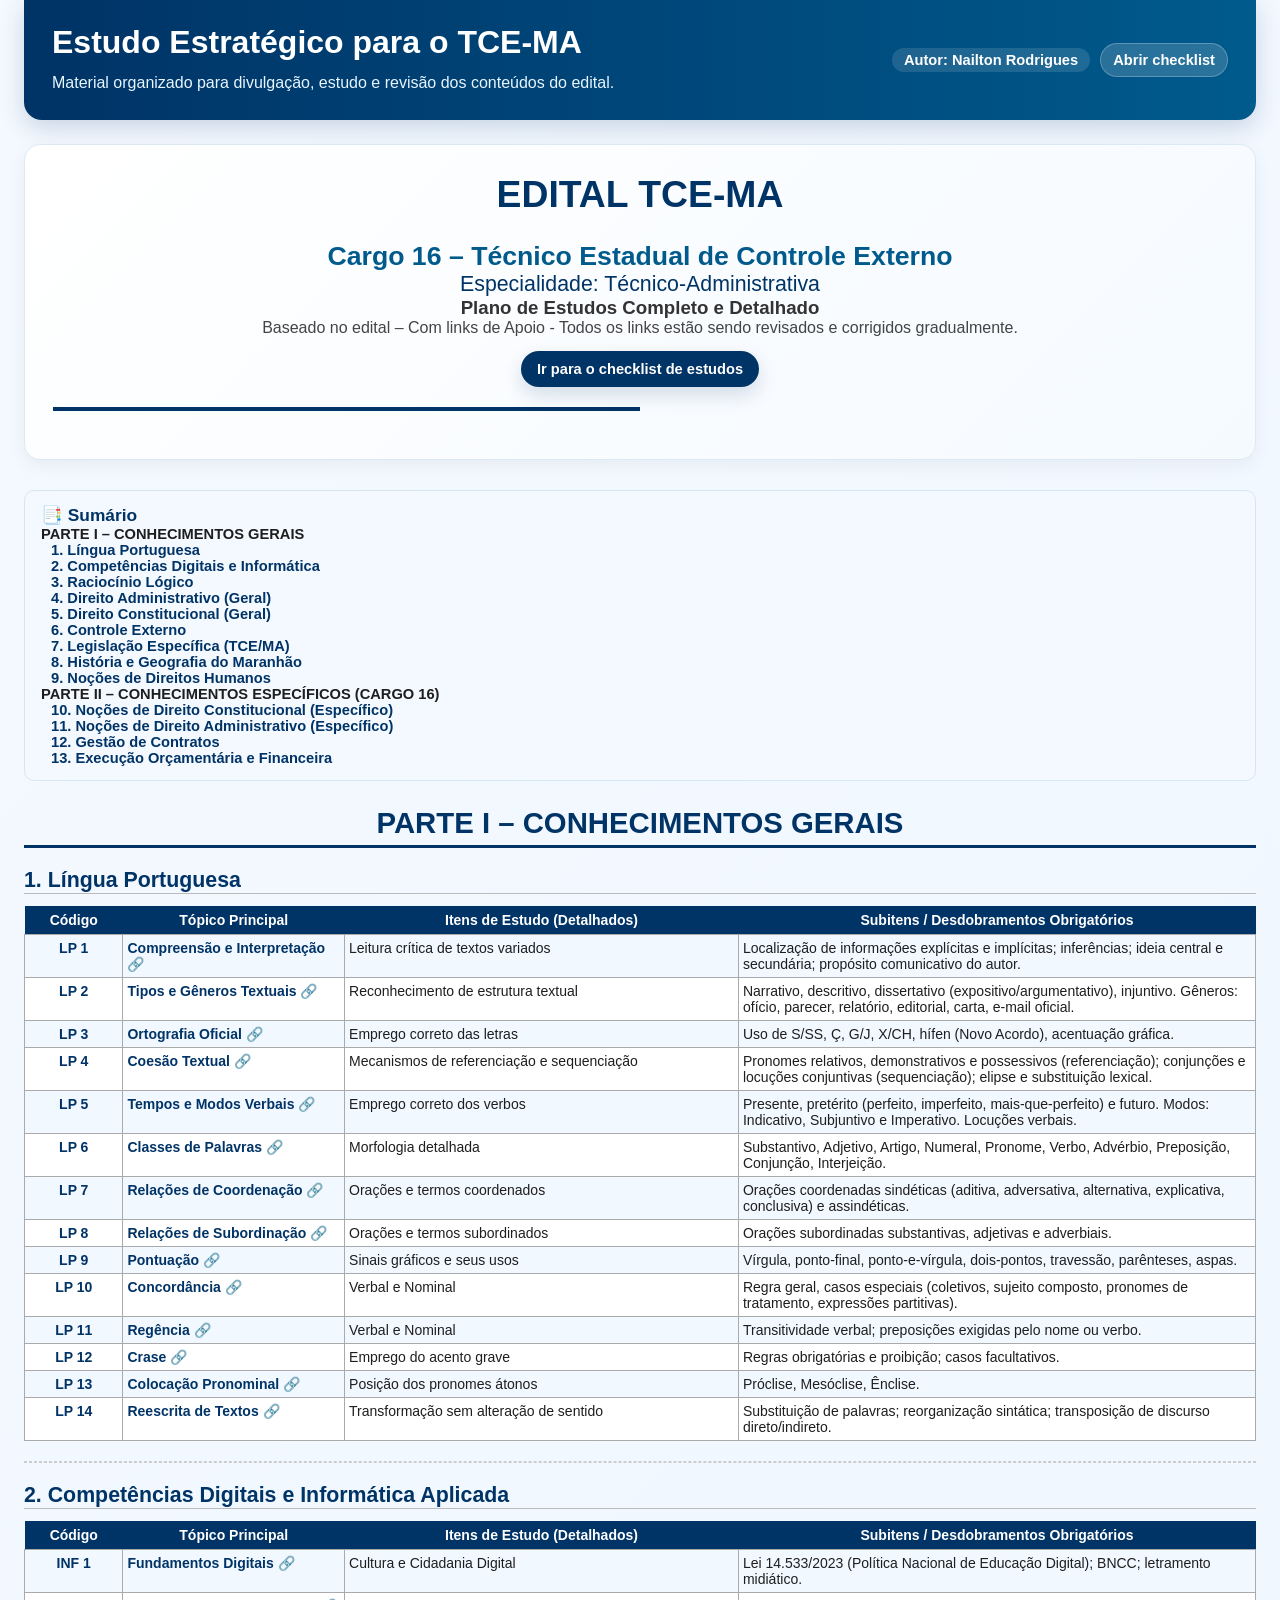
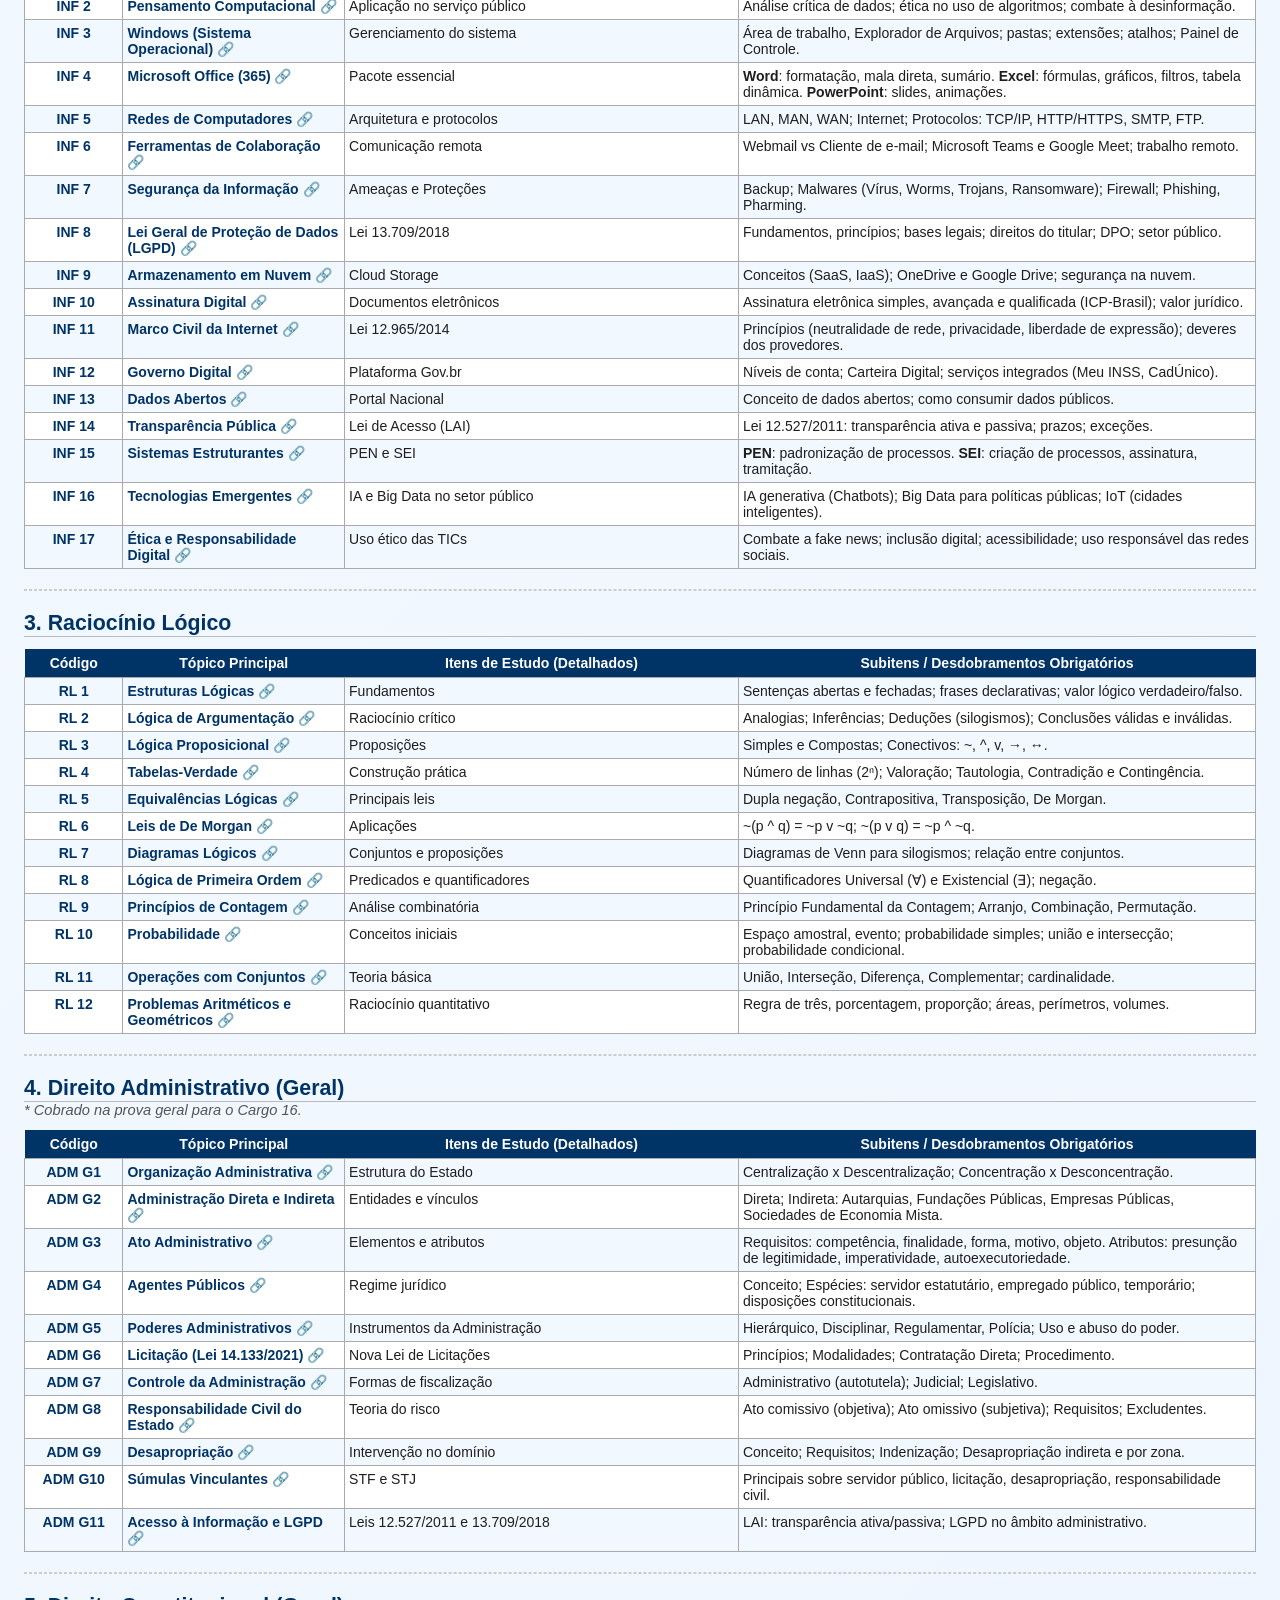
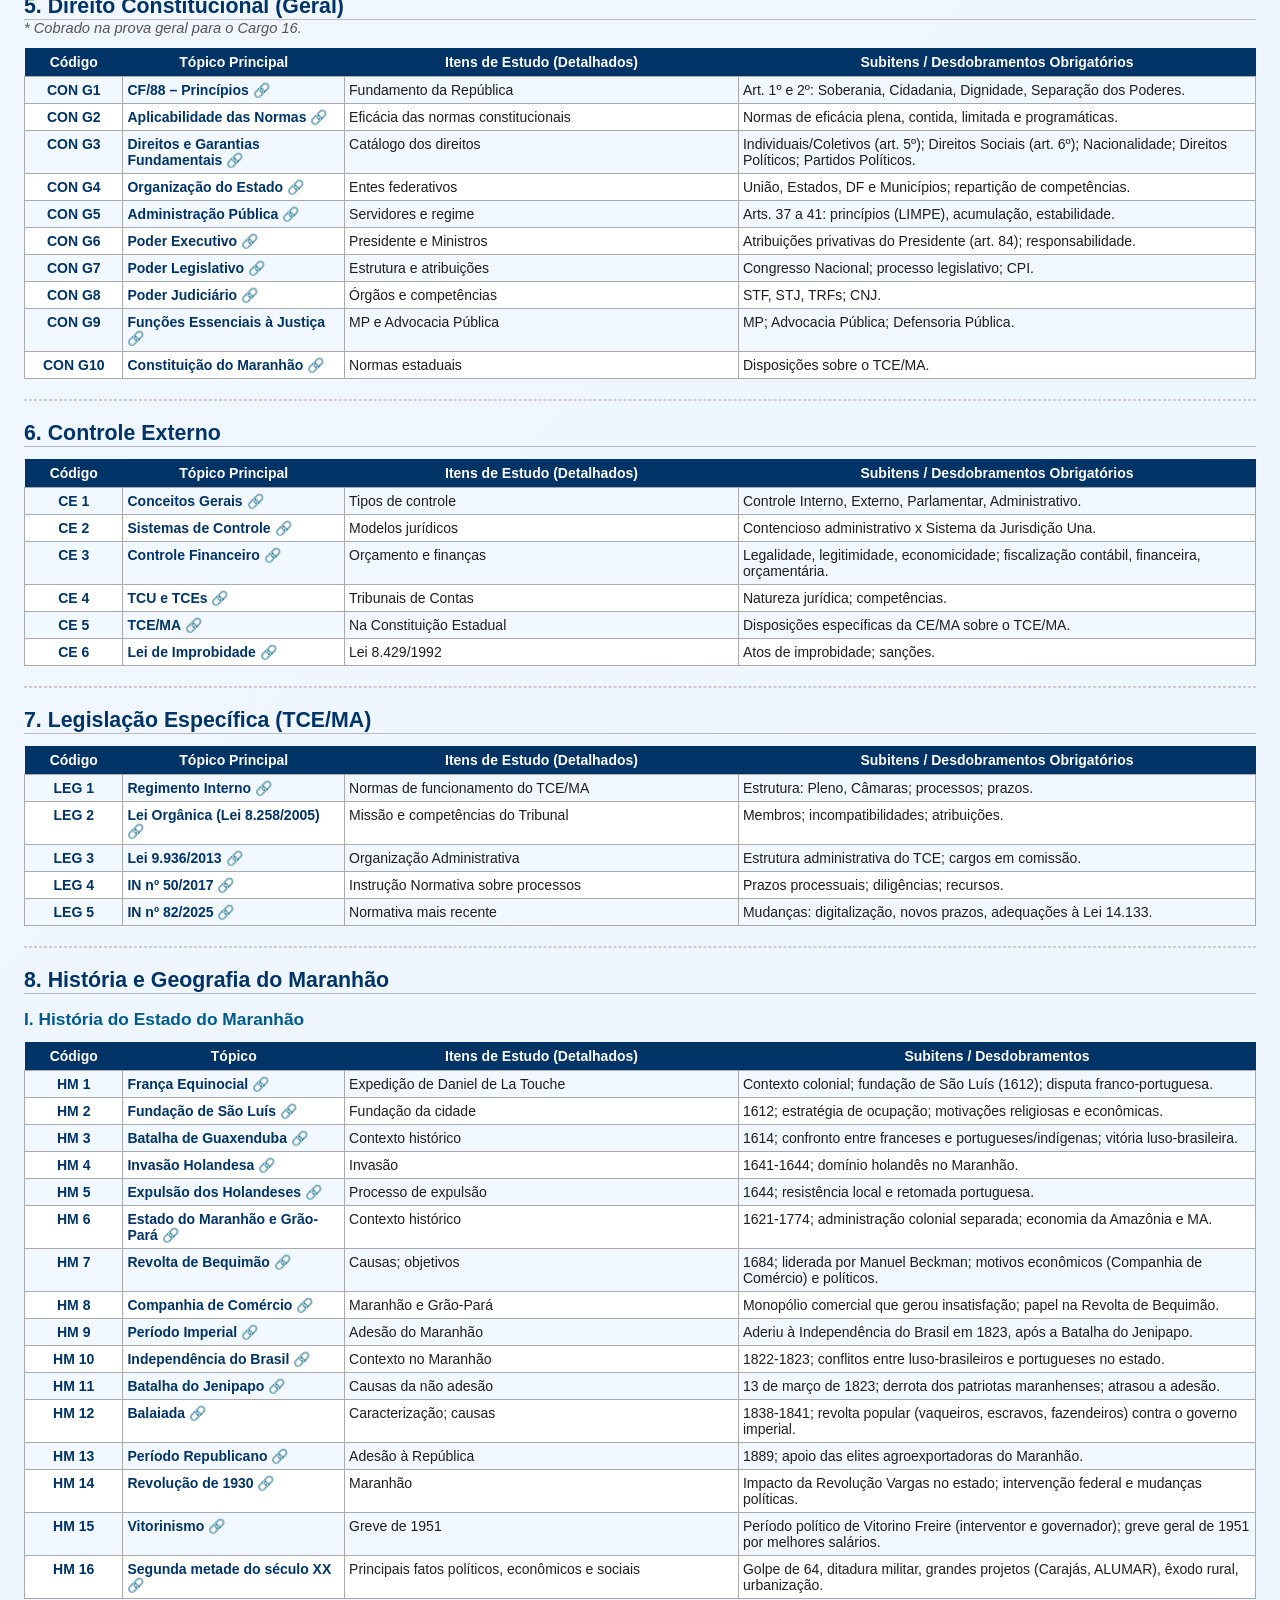
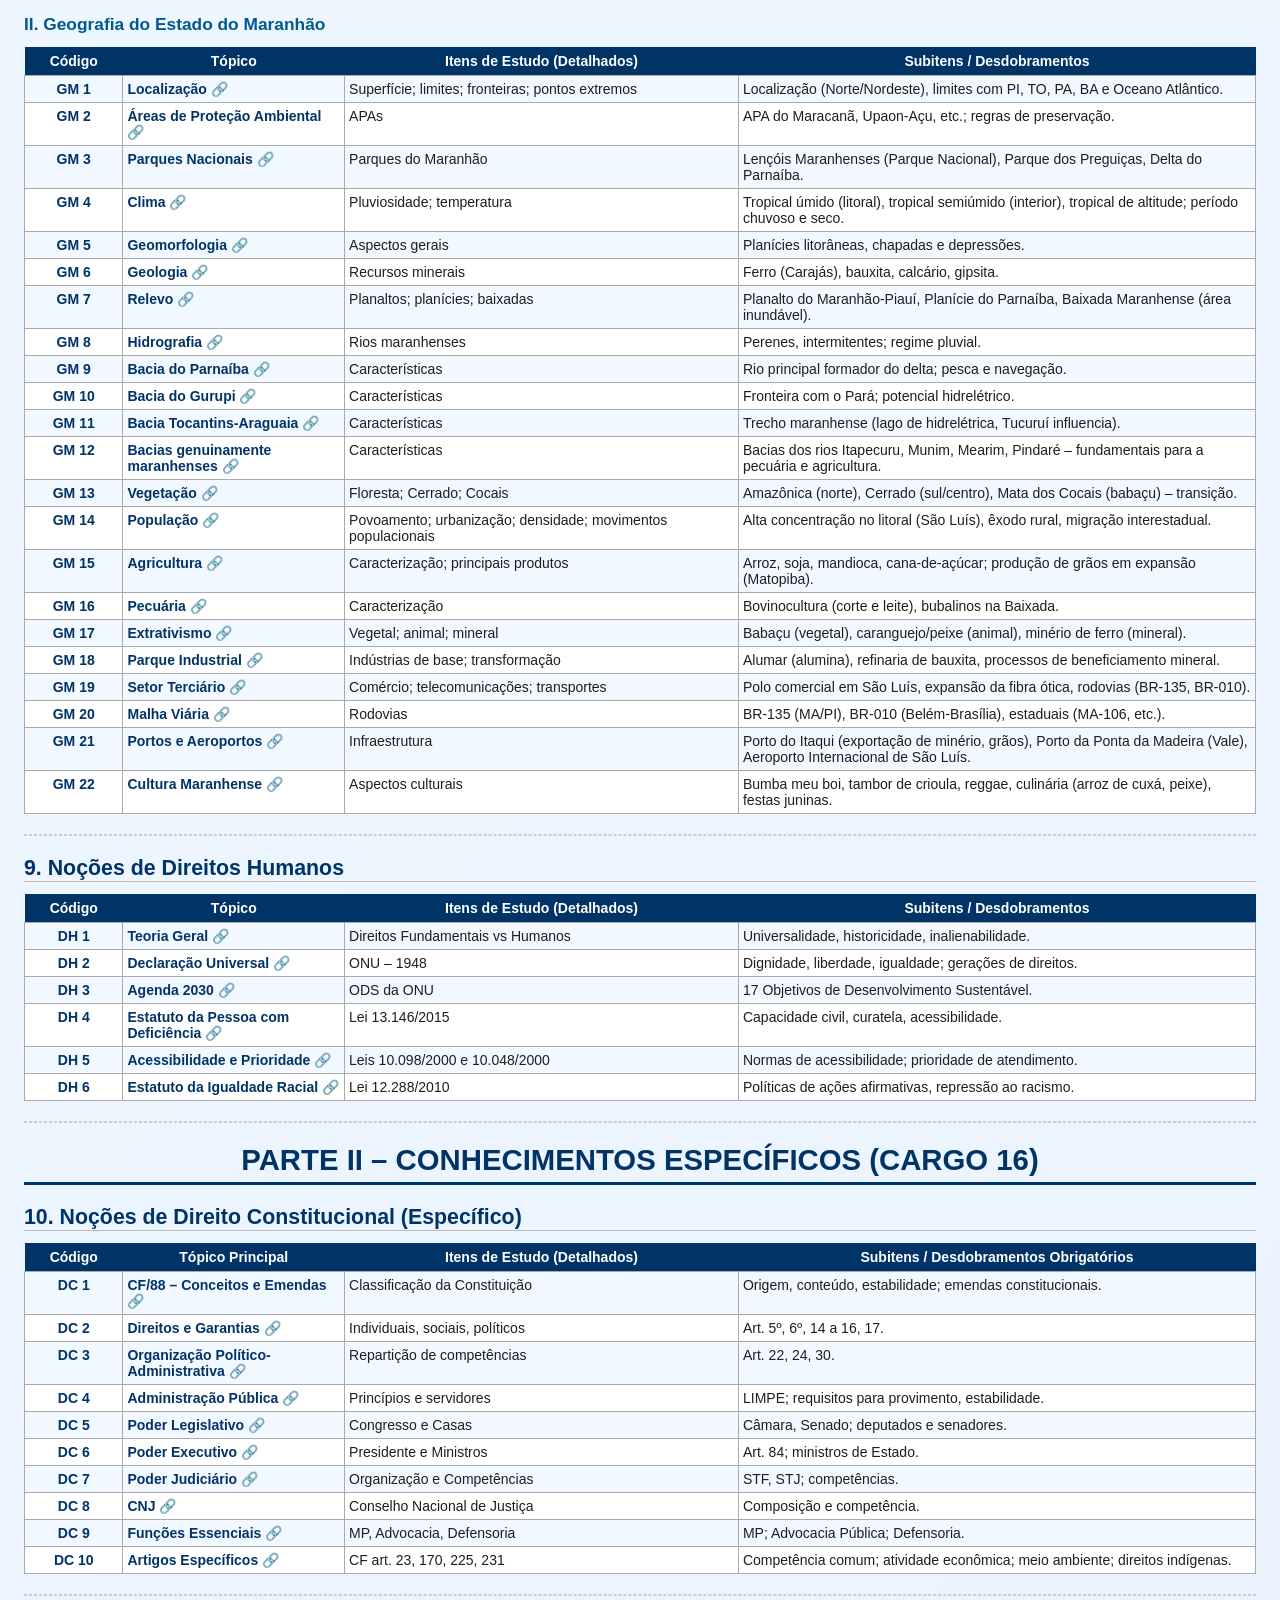
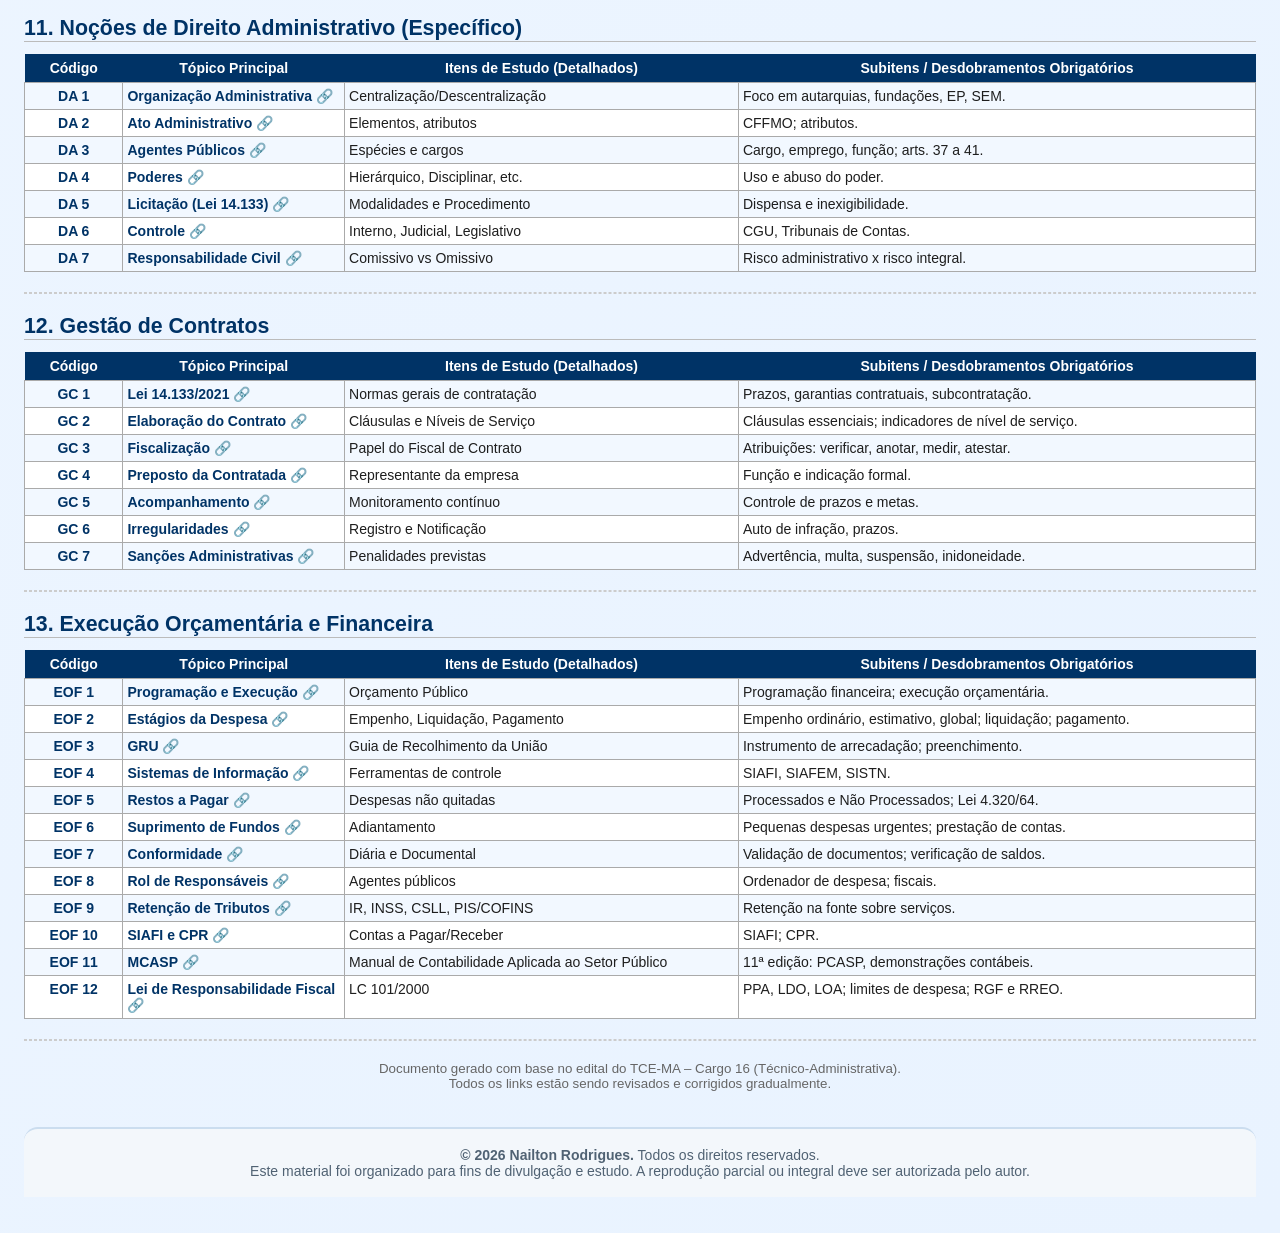
<file: index.html>
<!DOCTYPE html>
<html lang="pt-BR">
<head>
    <meta charset="UTF-8">
    <meta name="viewport" content="width=device-width, initial-scale=1.0">
    <title>Edital TCE-MA – Cargo 16 (Técnico-Administrativa)</title>
    <style>
        /* ===== RESET E ESTILOS BASE ===== */
        * { box-sizing: border-box; margin: 0; padding: 0; }
        body { font-family: 'Calibri', 'Arial', sans-serif; font-size: 11pt; margin: 0; padding: 0; background: linear-gradient(135deg, #f4f9ff 0%, #e9f3ff 100%); color: #1e1e1e; }
        .page { max-width: 1400px; margin: 0 auto; padding: 0 24px 36px; }

        /* ===== HEADER ===== */
        .site-header { 
            background: linear-gradient(90deg, #003366 0%, #005a8c 100%); 
            color: #fff; padding: 24px 28px; 
            border-radius: 0 0 18px 18px; 
            box-shadow: 0 8px 24px rgba(0, 51, 102, 0.18); 
            margin-bottom: 24px;
            display: flex;
            flex-wrap: wrap;
            align-items: center;
            justify-content: space-between;
        }
        .site-header h1 { font-size: 24pt; color: #fff; border: none; margin: 0 0 8px; text-align: left; }
        .site-header p { margin: 4px 0; font-size: 12pt; color: #e6f5ff; }
        .site-header .author { font-weight: bold; color: #ffffff; background: rgba(255,255,255,0.12); padding: 4px 12px; border-radius: 20px; font-size: 11pt; }
        .header-link { display: inline-flex; align-items: center; justify-content: center; background: rgba(255,255,255,0.16); color: #fff; text-decoration: none; padding: 8px 12px; border-radius: 999px; border: 1px solid rgba(255,255,255,0.25); font-weight: 700; }
        .header-link:hover { background: rgba(255,255,255,0.24); }
        .checklist-cta {
            display: inline-flex;
            align-items: center;
            justify-content: center;
            margin-top: 14px;
            padding: 10px 16px;
            border-radius: 999px;
            background: #003366;
            color: #fff;
            text-decoration: none;
            font-weight: 700;
            box-shadow: 0 8px 20px rgba(0, 51, 102, 0.16);
        }
        .checklist-cta:hover { background: #005a8c; transform: translateY(-1px); }

        /* ===== TÍTULOS ===== */
        h1 { font-size: 22pt; color: #003366; border-bottom: 3px solid #003366; padding-bottom: 5px; text-align: center; }
        h2 { font-size: 16pt; color: #003366; margin-top: 20px; border-bottom: 1px solid #bbb; }
        h3 { font-size: 13pt; color: #005a8c; margin-top: 15px; }

        /* ===== CAPA ===== */
        .capa { text-align: center; margin-bottom: 30px; background: linear-gradient(135deg, #ffffff 0%, #f5faff 100%); padding: 28px; border-radius: 16px; border: 1px solid #dce8f4; box-shadow: 0 6px 18px rgba(0, 0, 0, 0.05); }
        .capa h1 { border: none; font-size: 28pt; color: #003366; }
        .capa h2 { border: none; font-size: 20pt; color: #005a8c; }
        .capa .info { font-size: 14pt; color: #333; }

        /* ===== SUMÁRIO ===== */
        .sumario { background: #f4f9ff; padding: 14px 16px; border-radius: 10px; margin-bottom: 25px; border: 1px solid #d6e7f4; }
        .sumario a { text-decoration: none; color: #003366; font-weight: bold; }
        .sumario a:hover { text-decoration: underline; }
        .sumario ul { list-style-type: none; padding-left: 10px; }

        /* ===== TABELAS ===== */
        table { width: 100%; border-collapse: collapse; margin: 12px 0; font-size: 10.5pt; }
        th { background-color: #003366; color: white; font-weight: bold; padding: 6px 4px; text-align: center; }
        td { padding: 5px 4px; border: 1px solid #aaa; vertical-align: top; }
        tr:nth-child(even) { background-color: #f2f8ff; }
        tr:nth-child(odd) { background-color: #ffffff; }
        .codigo { font-weight: bold; color: #003366; text-align: center; width: 8%; }
        .topico { width: 18%; font-weight: bold; }
        .topico a { color: #003366; text-decoration: none; }
        .topico a:hover { text-decoration: underline; }
        .item { width: 32%; }
        .subitem { width: 42%; }
        .nota { font-style: italic; color: #555; }

        /* ===== INDICAÇÃO DE ROLAGEM HORIZONTAL ===== */
        .table-hint {
            display: none;
            align-items: center;
            justify-content: center;
            gap: 8px;
            margin: 10px 0 4px;
            padding: 8px 10px;
            border-radius: 999px;
            background: #f7fbff;
            border: 1px solid #cfe0f0;
            color: #005a8c;
            font-size: 9.5pt;
            font-weight: 600;
            box-shadow: 0 2px 8px rgba(0, 90, 140, 0.08);
        }
        .table-hint .arrow {
            animation: tableHintMove 1.2s ease-in-out infinite;
        }
        @keyframes tableHintMove {
            0%, 100% { transform: translateX(0); }
            50% { transform: translateX(4px); }
        }

        /* ===== DEMAIS ELEMENTOS ===== */
        hr { border: 1px dashed #ccc; margin: 20px 0; }
        .site-footer { margin-top: 36px; padding: 18px 20px; text-align: center; background: #f3f7fb; border-top: 2px solid #cbddef; color: #506273; font-size: 10.5pt; border-radius: 14px 14px 0 0; }
        .site-footer a { color: #003366; text-decoration: none; font-weight: bold; }
        .site-footer a:hover { text-decoration: underline; }

        /* ===== BOTÃO VOLTAR AO TOPO (oculto por padrão) ===== */
        .back-to-top {
            display: none;
            position: fixed;
            bottom: 20px;
            right: 20px;
            background: #003366;
            color: #fff;
            width: 48px;
            height: 48px;
            border-radius: 50%;
            align-items: center;
            justify-content: center;
            font-size: 22px;
            box-shadow: 0 4px 12px rgba(0,0,0,0.25);
            text-decoration: none;
            z-index: 999;
            transition: background 0.2s;
            border: none;
            cursor: pointer;
        }
        .back-to-top:hover { background: #005a8c; }

        /* ============================================================ */
        /* ===== RESPONSIVIDADE ===== */
        /* ============================================================ */

        /* --- TABLET / TELAS MÉDIAS --- */
        @media (max-width: 820px) {
            .page { padding: 0 12px 24px; }
            .site-header { 
                padding: 18px 16px; 
                border-radius: 0 0 12px 12px; 
                flex-wrap: wrap; 
                text-align: center; 
                justify-content: center;
            }
            .site-header h1 { font-size: 18pt; line-height: 1.2; margin-bottom: 4px; }
            .site-header p { font-size: 11pt; }
            .site-header .author { font-size: 10pt; margin-top: 6px; }
            .capa { padding: 20px 14px; }
            .capa h1 { font-size: 22pt; }
            .capa h2 { font-size: 16pt; }
            .capa .info { font-size: 12pt; }
            .sumario { padding: 12px; }
            .sumario ul { padding-left: 6px; }
            .sumario li { margin-bottom: 6px; }
            h1 { font-size: 18pt; }
            h2 { font-size: 15pt; }
            h3 { font-size: 12.5pt; }

            /* Tabelas com rolagem horizontal suave */
            table { 
                display: block; 
                overflow-x: auto; 
                white-space: nowrap; 
                border: 1px solid #d1dce7;
                -webkit-overflow-scrolling: touch;
            }
            th, td { 
                min-width: 150px; 
                padding: 8px 6px;
            }
            .codigo { min-width: 72px; }
            .topico, .item, .subitem { min-width: 200px; }
            .topico a { font-size: 11pt; }

            .site-footer { padding: 14px 12px; font-size: 9.5pt; }

            /* Mostra o botão voltar ao topo */
            .back-to-top { display: flex !important; }
        }

        /* --- SMARTPHONE / TELAS PEQUENAS --- */
        @media (max-width: 480px) {
            body { font-size: 10.5pt; }
            .page { padding: 0 8px 18px; }
            .site-header { padding: 14px 10px; }
            .site-header h1 { font-size: 16pt; }
            .site-header p { font-size: 10pt; }
            .site-header .author { font-size: 9pt; padding: 3px 10px; }
            .capa { padding: 14px 8px; }
            .capa h1 { font-size: 19pt; }
            .capa h2 { font-size: 14pt; }
            .capa .info { font-size: 11pt; }
            .sumario a { font-size: 10.5pt; }
            .sumario li { margin-bottom: 4px; }
            h1 { font-size: 16pt; }
            h2 { font-size: 13.5pt; }
            h3 { font-size: 12pt; }
            table { font-size: 9.5pt; }
            th, td { 
                padding: 6px 5px; 
                min-width: 130px;
            }
            .topico, .item, .subitem { min-width: 160px; }
            .topico a { font-size: 10.5pt; }
            .table-hint { display: flex; }
            .site-footer { padding: 12px 10px; font-size: 9pt; }
            .back-to-top {
                width: 44px;
                height: 44px;
                font-size: 20px;
                bottom: 16px;
                right: 16px;
            }
        }

        /* --- IMPRESSÃO --- */
        @media print { 
            body { background: #fff; } 
            .site-header { display: none; } 
            .page { padding: 0; } 
            .back-to-top { display: none !important; }
            table { white-space: normal; overflow: visible; display: table; }
        }
    </style>
</head>
<body>

<div class="page">

<!-- ===== HEADER ===== -->
<header class="site-header">
    <div>
        <h1>Estudo Estratégico para o TCE-MA</h1>
        <p>Material organizado para divulgação, estudo e revisão dos conteúdos do edital.</p>
    </div>
    <div style="display:flex; align-items:center; gap:10px; flex-wrap:wrap;">
        <span class="author">Autor: Nailton Rodrigues</span>
        <a class="header-link" href="checklist.html">Abrir checklist</a>
    </div>
</header>

<!-- ===== CAPA ===== -->
<div class="capa">
    <h1>EDITAL TCE-MA</h1>
    <h2>Cargo 16 – Técnico Estadual de Controle Externo</h2>
    <p style="font-size:16pt; color:#003366;">Especialidade: Técnico-Administrativa</p>
    <p class="info"><strong>Plano de Estudos Completo e Detalhado</strong></p>
    <p style="font-size:12pt; color:#444;">Baseado no edital – Com links de Apoio - Todos os links estão sendo revisados e corrigidos gradualmente.</p>
    <a class="checklist-cta" href="checklist.html">Ir para o checklist de estudos</a>
    <hr style="width: 50%; border: 2px solid #003366;">
</div>

<!-- ===== SUMÁRIO ===== -->
<div class="sumario">
    <h3 style="margin-top:0; color:#003366;">📑 Sumário</h3>
    <p><strong>PARTE I – CONHECIMENTOS GERAIS</strong></p>
    <ul>
        <li><a href="#lp">1. Língua Portuguesa</a></li>
        <li><a href="#inf">2. Competências Digitais e Informática</a></li>
        <li><a href="#rl">3. Raciocínio Lógico</a></li>
        <li><a href="#adm-geral">4. Direito Administrativo (Geral)</a></li>
        <li><a href="#con-geral">5. Direito Constitucional (Geral)</a></li>
        <li><a href="#ce">6. Controle Externo</a></li>
        <li><a href="#leg">7. Legislação Específica (TCE/MA)</a></li>
        <li><a href="#hm">8. História e Geografia do Maranhão</a></li>
        <li><a href="#dh">9. Noções de Direitos Humanos</a></li>
    </ul>
    <p><strong>PARTE II – CONHECIMENTOS ESPECÍFICOS (CARGO 16)</strong></p>
    <ul>
        <li><a href="#dc">10. Noções de Direito Constitucional (Específico)</a></li>
        <li><a href="#da">11. Noções de Direito Administrativo (Específico)</a></li>
        <li><a href="#gc">12. Gestão de Contratos</a></li>
        <li><a href="#eof">13. Execução Orçamentária e Financeira</a></li>
    </ul>
</div>

<!-- ================================================================ -->
<!-- PARTE I -->
<h1>PARTE I – CONHECIMENTOS GERAIS</h1>

<!-- 1. LÍNGUA PORTUGUESA -->
<h2 id="lp">1. Língua Portuguesa</h2>
<table>
    <tr><th>Código</th><th>Tópico Principal</th><th>Itens de Estudo (Detalhados)</th><th>Subitens / Desdobramentos Obrigatórios</th></tr>
    <tr><td class="codigo">LP 1</td><td class="topico"><a href="https://www.todamateria.com.br/compreensao-e-interpretacao-de-textos/" target="_blank">Compreensão e Interpretação 🔗</a></td><td class="item">Leitura crítica de textos variados</td><td class="subitem">Localização de informações explícitas e implícitas; inferências; ideia central e secundária; propósito comunicativo do autor.</td></tr>
    <tr><td class="codigo">LP 2</td><td class="topico"><a href="https://www.todamateria.com.br/generos-textuais/" target="_blank">Tipos e Gêneros Textuais 🔗</a></td><td class="item">Reconhecimento de estrutura textual</td><td class="subitem">Narrativo, descritivo, dissertativo (expositivo/argumentativo), injuntivo. Gêneros: ofício, parecer, relatório, editorial, carta, e-mail oficial.</td></tr>
    <tr><td class="codigo">LP 3</td><td class="topico"><a href="https://www.todamateria.com.br/ortografia/" target="_blank">Ortografia Oficial 🔗</a></td><td class="item">Emprego correto das letras</td><td class="subitem">Uso de S/SS, Ç, G/J, X/CH, hífen (Novo Acordo), acentuação gráfica.</td></tr>
    <tr><td class="codigo">LP 4</td><td class="topico"><a href="https://www.todamateria.com.br/coesao-textual/" target="_blank">Coesão Textual 🔗</a></td><td class="item">Mecanismos de referenciação e sequenciação</td><td class="subitem">Pronomes relativos, demonstrativos e possessivos (referenciação); conjunções e locuções conjuntivas (sequenciação); elipse e substituição lexical.</td></tr>
    <tr><td class="codigo">LP 5</td><td class="topico"><a href="https://www.todamateria.com.br/tempos-e-modos-verbais/" target="_blank">Tempos e Modos Verbais 🔗</a></td><td class="item">Emprego correto dos verbos</td><td class="subitem">Presente, pretérito (perfeito, imperfeito, mais-que-perfeito) e futuro. Modos: Indicativo, Subjuntivo e Imperativo. Locuções verbais.</td></tr>
    <tr><td class="codigo">LP 6</td><td class="topico"><a href="https://www.todamateria.com.br/classes-de-palavras/" target="_blank">Classes de Palavras 🔗</a></td><td class="item">Morfologia detalhada</td><td class="subitem">Substantivo, Adjetivo, Artigo, Numeral, Pronome, Verbo, Advérbio, Preposição, Conjunção, Interjeição.</td></tr>
    <tr><td class="codigo">LP 7</td><td class="topico"><a href="https://www.todamateria.com.br/oracoes-coordenadas/" target="_blank">Relações de Coordenação 🔗</a></td><td class="item">Orações e termos coordenados</td><td class="subitem">Orações coordenadas sindéticas (aditiva, adversativa, alternativa, explicativa, conclusiva) e assindéticas.</td></tr>
    <tr><td class="codigo">LP 8</td><td class="topico"><a href="https://www.todamateria.com.br/oracoes-subordinadas/" target="_blank">Relações de Subordinação 🔗</a></td><td class="item">Orações e termos subordinados</td><td class="subitem">Orações subordinadas substantivas, adjetivas e adverbiais.</td></tr>
    <tr><td class="codigo">LP 9</td><td class="topico"><a href="https://www.todamateria.com.br/pontuacao/" target="_blank">Pontuação 🔗</a></td><td class="item">Sinais gráficos e seus usos</td><td class="subitem">Vírgula, ponto-final, ponto-e-vírgula, dois-pontos, travessão, parênteses, aspas.</td></tr>
    <tr><td class="codigo">LP 10</td><td class="topico"><a href="https://www.todamateria.com.br/concordancia-verbal-e-nominal/" target="_blank">Concordância 🔗</a></td><td class="item">Verbal e Nominal</td><td class="subitem">Regra geral, casos especiais (coletivos, sujeito composto, pronomes de tratamento, expressões partitivas).</td></tr>
    <tr><td class="codigo">LP 11</td><td class="topico"><a href="https://brasilescola.uol.com.br/gramatica/regencia-verbal.htm" target="_blank">Regência 🔗</a></td><td class="item">Verbal e Nominal</td><td class="subitem">Transitividade verbal; preposições exigidas pelo nome ou verbo.</td></tr>
    <tr><td class="codigo">LP 12</td><td class="topico"><a href="https://www.todamateria.com.br/crase/" target="_blank">Crase 🔗</a></td><td class="item">Emprego do acento grave</td><td class="subitem">Regras obrigatórias e proibição; casos facultativos.</td></tr>
    <tr><td class="codigo">LP 13</td><td class="topico"><a href="https://www.todamateria.com.br/colocacao-pronominal/" target="_blank">Colocação Pronominal 🔗</a></td><td class="item">Posição dos pronomes átonos</td><td class="subitem">Próclise, Mesóclise, Ênclise.</td></tr>
    <tr><td class="codigo">LP 14</td><td class="topico"><a href="https://brasilescola.uol.com.br/gramatica/reescrita-de-textos-2.htm" target="_blank">Reescrita de Textos 🔗</a></td><td class="item">Transformação sem alteração de sentido</td><td class="subitem">Substituição de palavras; reorganização sintática; transposição de discurso direto/indireto.</td></tr>
</table>
<hr>

<!-- 2. INFORMÁTICA -->
<h2 id="inf">2. Competências Digitais e Informática Aplicada</h2>
<table>
    <tr><th>Código</th><th>Tópico Principal</th><th>Itens de Estudo (Detalhados)</th><th>Subitens / Desdobramentos Obrigatórios</th></tr>
    <tr><td class="codigo">INF 1</td><td class="topico"><a href="https://www.planalto.gov.br/ccivil_03/_Ato2023-2026/2023/Lei/L14533.htm" target="_blank">Fundamentos Digitais 🔗</a></td><td class="item">Cultura e Cidadania Digital</td><td class="subitem">Lei 14.533/2023 (Política Nacional de Educação Digital); BNCC; letramento midiático.</td></tr>
    <tr><td class="codigo">INF 2</td><td class="topico"><a href="https://pt.wikipedia.org/wiki/Pensamento_computacional" target="_blank">Pensamento Computacional 🔗</a></td><td class="item">Aplicação no serviço público</td><td class="subitem">Análise crítica de dados; ética no uso de algoritmos; combate à desinformação.</td></tr>
    <tr><td class="codigo">INF 3</td><td class="topico"><a href="https://support.microsoft.com/pt-br/windows" target="_blank">Windows (Sistema Operacional) 🔗</a></td><td class="item">Gerenciamento do sistema</td><td class="subitem">Área de trabalho, Explorador de Arquivos; pastas; extensões; atalhos; Painel de Controle.</td></tr>
    <tr><td class="codigo">INF 4</td><td class="topico"><a href="https://support.microsoft.com/pt-br/office" target="_blank">Microsoft Office (365) 🔗</a></td><td class="item">Pacote essencial</td><td class="subitem"><strong>Word</strong>: formatação, mala direta, sumário. <strong>Excel</strong>: fórmulas, gráficos, filtros, tabela dinâmica. <strong>PowerPoint</strong>: slides, animações.</td></tr>
    <tr><td class="codigo">INF 5</td><td class="topico"><a href="https://pt.wikipedia.org/wiki/Rede_de_computadores" target="_blank">Redes de Computadores 🔗</a></td><td class="item">Arquitetura e protocolos</td><td class="subitem">LAN, MAN, WAN; Internet; Protocolos: TCP/IP, HTTP/HTTPS, SMTP, FTP.</td></tr>
    <tr><td class="codigo">INF 6</td><td class="topico"><a href="https://support.microsoft.com/pt-br/microsoft-teams" target="_blank">Ferramentas de Colaboração 🔗</a></td><td class="item">Comunicação remota</td><td class="subitem">Webmail vs Cliente de e-mail; Microsoft Teams e Google Meet; trabalho remoto.</td></tr>
    <tr><td class="codigo">INF 7</td><td class="topico"><a href="https://pt.wikipedia.org/wiki/Seguran%C3%A7a_da_informa%C3%A7%C3%A3o" target="_blank">Segurança da Informação 🔗</a></td><td class="item">Ameaças e Proteções</td><td class="subitem">Backup; Malwares (Vírus, Worms, Trojans, Ransomware); Firewall; Phishing, Pharming.</td></tr>
    <tr><td class="codigo">INF 8</td><td class="topico"><a href="https://www.planalto.gov.br/ccivil_03/_ato2015-2018/2018/lei/l13709.htm" target="_blank">Lei Geral de Proteção de Dados (LGPD) 🔗</a></td><td class="item">Lei 13.709/2018</td><td class="subitem">Fundamentos, princípios; bases legais; direitos do titular; DPO; setor público.</td></tr>
    <tr><td class="codigo">INF 9</td><td class="topico"><a href="https://support.microsoft.com/pt-br/onedrive" target="_blank">Armazenamento em Nuvem 🔗</a></td><td class="item">Cloud Storage</td><td class="subitem">Conceitos (SaaS, IaaS); OneDrive e Google Drive; segurança na nuvem.</td></tr>
    <tr><td class="codigo">INF 10</td><td class="topico"><a href="https://www.gov.br/iti/pt-br/assuntos/assinatura-digital" target="_blank">Assinatura Digital 🔗</a></td><td class="item">Documentos eletrônicos</td><td class="subitem">Assinatura eletrônica simples, avançada e qualificada (ICP-Brasil); valor jurídico.</td></tr>
    <tr><td class="codigo">INF 11</td><td class="topico"><a href="https://www.planalto.gov.br/ccivil_03/_ato2011-2014/2014/lei/l12965.htm" target="_blank">Marco Civil da Internet 🔗</a></td><td class="item">Lei 12.965/2014</td><td class="subitem">Princípios (neutralidade de rede, privacidade, liberdade de expressão); deveres dos provedores.</td></tr>
    <tr><td class="codigo">INF 12</td><td class="topico"><a href="https://www.gov.br/governodigital/pt-br" target="_blank">Governo Digital 🔗</a></td><td class="item">Plataforma Gov.br</td><td class="subitem">Níveis de conta; Carteira Digital; serviços integrados (Meu INSS, CadÚnico).</td></tr>
    <tr><td class="codigo">INF 13</td><td class="topico"><a href="https://dados.gov.br/" target="_blank">Dados Abertos 🔗</a></td><td class="item">Portal Nacional</td><td class="subitem">Conceito de dados abertos; como consumir dados públicos.</td></tr>
    <tr><td class="codigo">INF 14</td><td class="topico"><a href="https://www.planalto.gov.br/ccivil_03/_ato2011-2014/2011/lei/l12527.htm" target="_blank">Transparência Pública 🔗</a></td><td class="item">Lei de Acesso (LAI)</td><td class="subitem">Lei 12.527/2011: transparência ativa e passiva; prazos; exceções.</td></tr>
    <tr><td class="codigo">INF 15</td><td class="topico"><a href="https://www.gov.br/economia/pt-br/assuntos/processo-eletronico-nacional" target="_blank">Sistemas Estruturantes 🔗</a></td><td class="item">PEN e SEI</td><td class="subitem"><strong>PEN</strong>: padronização de processos. <strong>SEI</strong>: criação de processos, assinatura, tramitação.</td></tr>
    <tr><td class="codigo">INF 16</td><td class="topico"><a href="https://www.todamateria.com.br/inteligencia-artificial/" target="_blank">Tecnologias Emergentes 🔗</a></td><td class="item">IA e Big Data no setor público</td><td class="subitem">IA generativa (Chatbots); Big Data para políticas públicas; IoT (cidades inteligentes).</td></tr>
    <tr><td class="codigo">INF 17</td><td class="topico"><a href="https://www.todamateria.com.br/inclusao-digital/" target="_blank">Ética e Responsabilidade Digital 🔗</a></td><td class="item">Uso ético das TICs</td><td class="subitem">Combate a fake news; inclusão digital; acessibilidade; uso responsável das redes sociais.</td></tr>
</table>
<hr>

<!-- 3. RACIOCÍNIO LÓGICO -->
<h2 id="rl">3. Raciocínio Lógico</h2>
<table>
    <tr><th>Código</th><th>Tópico Principal</th><th>Itens de Estudo (Detalhados)</th><th>Subitens / Desdobramentos Obrigatórios</th></tr>
    <tr><td class="codigo">RL 1</td><td class="topico"><a href="https://www.todamateria.com.br/logica/" target="_blank">Estruturas Lógicas 🔗</a></td><td class="item">Fundamentos</td><td class="subitem">Sentenças abertas e fechadas; frases declarativas; valor lógico verdadeiro/falso.</td></tr>
    <tr><td class="codigo">RL 2</td><td class="topico"><a href="https://www.todamateria.com.br/logica/" target="_blank">Lógica de Argumentação 🔗</a></td><td class="item">Raciocínio crítico</td><td class="subitem">Analogias; Inferências; Deduções (silogismos); Conclusões válidas e inválidas.</td></tr>
    <tr><td class="codigo">RL 3</td><td class="topico"><a href="https://www.todamateria.com.br/logica-matematica/" target="_blank">Lógica Proposicional 🔗</a></td><td class="item">Proposições</td><td class="subitem">Simples e Compostas; Conectivos: ~, ^, v, →, ↔.</td></tr>
    <tr><td class="codigo">RL 4</td><td class="topico"><a href="https://www.todamateria.com.br/tabela-verdade/" target="_blank">Tabelas-Verdade 🔗</a></td><td class="item">Construção prática</td><td class="subitem">Número de linhas (2ⁿ); Valoração; Tautologia, Contradição e Contingência.</td></tr>
    <tr><td class="codigo">RL 5</td><td class="topico"><a href="https://www.todamateria.com.br/logica/" target="_blank">Equivalências Lógicas 🔗</a></td><td class="item">Principais leis</td><td class="subitem">Dupla negação, Contrapositiva, Transposição, De Morgan.</td></tr>
    <tr><td class="codigo">RL 6</td><td class="topico"><a href="https://www.todamateria.com.br/logica/" target="_blank">Leis de De Morgan 🔗</a></td><td class="item">Aplicações</td><td class="subitem">~(p ^ q) = ~p v ~q; ~(p v q) = ~p ^ ~q.</td></tr>
    <tr><td class="codigo">RL 7</td><td class="topico"><a href="https://www.todamateria.com.br/diagrama-de-venn/" target="_blank">Diagramas Lógicos 🔗</a></td><td class="item">Conjuntos e proposições</td><td class="subitem">Diagramas de Venn para silogismos; relação entre conjuntos.</td></tr>
    <tr><td class="codigo">RL 8</td><td class="topico"><a href="https://pt.wikipedia.org/wiki/L%C3%B3gica_de_primeira_ordem" target="_blank">Lógica de Primeira Ordem 🔗</a></td><td class="item">Predicados e quantificadores</td><td class="subitem">Quantificadores Universal (∀) e Existencial (∃); negação.</td></tr>
    <tr><td class="codigo">RL 9</td><td class="topico"><a href="https://www.todamateria.com.br/analise-combinatoria/" target="_blank">Princípios de Contagem 🔗</a></td><td class="item">Análise combinatória</td><td class="subitem">Princípio Fundamental da Contagem; Arranjo, Combinação, Permutação.</td></tr>
    <tr><td class="codigo">RL 10</td><td class="topico"><a href="https://www.todamateria.com.br/probabilidade/" target="_blank">Probabilidade 🔗</a></td><td class="item">Conceitos iniciais</td><td class="subitem">Espaço amostral, evento; probabilidade simples; união e intersecção; probabilidade condicional.</td></tr>
    <tr><td class="codigo">RL 11</td><td class="topico"><a href="https://www.todamateria.com.br/operacoes-com-conjuntos/" target="_blank">Operações com Conjuntos 🔗</a></td><td class="item">Teoria básica</td><td class="subitem">União, Interseção, Diferença, Complementar; cardinalidade.</td></tr>
    <tr><td class="codigo">RL 12</td><td class="topico"><a href="https://www.todamateria.com.br/matematica/" target="_blank">Problemas Aritméticos e Geométricos 🔗</a></td><td class="item">Raciocínio quantitativo</td><td class="subitem">Regra de três, porcentagem, proporção; áreas, perímetros, volumes.</td></tr>
</table>
<hr>

<!-- 4. DIREITO ADMINISTRATIVO GERAL -->
<h2 id="adm-geral">4. Direito Administrativo (Geral)</h2>
<p class="nota">* Cobrado na prova geral para o Cargo 16.</p>
<table>
    <tr><th>Código</th><th>Tópico Principal</th><th>Itens de Estudo (Detalhados)</th><th>Subitens / Desdobramentos Obrigatórios</th></tr>
    <tr><td class="codigo">ADM G1</td><td class="topico"><a href="https://pt.wikipedia.org/wiki/Administra%C3%A7%C3%A3o_p%C3%BAblica" target="_blank">Organização Administrativa 🔗</a></td><td class="item">Estrutura do Estado</td><td class="subitem">Centralização x Descentralização; Concentração x Desconcentração.</td></tr>
    <tr><td class="codigo">ADM G2</td><td class="topico"><a href="https://pt.wikipedia.org/wiki/Administra%C3%A7%C3%A3o_p%C3%BAblica" target="_blank">Administração Direta e Indireta 🔗</a></td><td class="item">Entidades e vínculos</td><td class="subitem">Direta; Indireta: Autarquias, Fundações Públicas, Empresas Públicas, Sociedades de Economia Mista.</td></tr>
    <tr><td class="codigo">ADM G3</td><td class="topico"><a href="https://pt.wikipedia.org/wiki/Ato_administrativo" target="_blank">Ato Administrativo 🔗</a></td><td class="item">Elementos e atributos</td><td class="subitem">Requisitos: competência, finalidade, forma, motivo, objeto. Atributos: presunção de legitimidade, imperatividade, autoexecutoriedade.</td></tr>
    <tr><td class="codigo">ADM G4</td><td class="topico"><a href="https://pt.wikipedia.org/wiki/Agente_p%C3%BAblico" target="_blank">Agentes Públicos 🔗</a></td><td class="item">Regime jurídico</td><td class="subitem">Conceito; Espécies: servidor estatutário, empregado público, temporário; disposições constitucionais.</td></tr>
    <tr><td class="codigo">ADM G5</td><td class="topico"><a href="https://pt.wikipedia.org/wiki/Poderes_administrativos" target="_blank">Poderes Administrativos 🔗</a></td><td class="item">Instrumentos da Administração</td><td class="subitem">Hierárquico, Disciplinar, Regulamentar, Polícia; Uso e abuso do poder.</td></tr>
    <tr><td class="codigo">ADM G6</td><td class="topico"><a href="https://www.planalto.gov.br/ccivil_03/_ato2019-2022/2021/lei/l14133.htm" target="_blank">Licitação (Lei 14.133/2021) 🔗</a></td><td class="item">Nova Lei de Licitações</td><td class="subitem">Princípios; Modalidades; Contratação Direta; Procedimento.</td></tr>
    <tr><td class="codigo">ADM G7</td><td class="topico"><a href="https://pt.wikipedia.org/wiki/Controle_da_administra%C3%A7%C3%A3o_p%C3%BAblica" target="_blank">Controle da Administração 🔗</a></td><td class="item">Formas de fiscalização</td><td class="subitem">Administrativo (autotutela); Judicial; Legislativo.</td></tr>
    <tr><td class="codigo">ADM G8</td><td class="topico"><a href="https://pt.wikipedia.org/wiki/Responsabilidade_civil_do_Estado" target="_blank">Responsabilidade Civil do Estado 🔗</a></td><td class="item">Teoria do risco</td><td class="subitem">Ato comissivo (objetiva); Ato omissivo (subjetiva); Requisitos; Excludentes.</td></tr>
    <tr><td class="codigo">ADM G9</td><td class="topico"><a href="https://pt.wikipedia.org/wiki/Desapropria%C3%A7%C3%A3o" target="_blank">Desapropriação 🔗</a></td><td class="item">Intervenção no domínio</td><td class="subitem">Conceito; Requisitos; Indenização; Desapropriação indireta e por zona.</td></tr>
    <tr><td class="codigo">ADM G10</td><td class="topico"><a href="https://portal.stf.jus.br/jurisprudencia/sumulaVinculante.asp" target="_blank">Súmulas Vinculantes 🔗</a></td><td class="item">STF e STJ</td><td class="subitem">Principais sobre servidor público, licitação, desapropriação, responsabilidade civil.</td></tr>
    <tr><td class="codigo">ADM G11</td><td class="topico"><a href="https://www.planalto.gov.br/ccivil_03/_ato2011-2014/2011/lei/l12527.htm" target="_blank">Acesso à Informação e LGPD 🔗</a></td><td class="item">Leis 12.527/2011 e 13.709/2018</td><td class="subitem">LAI: transparência ativa/passiva; LGPD no âmbito administrativo.</td></tr>
</table>
<hr>

<!-- 5. DIREITO CONSTITUCIONAL GERAL -->
<h2 id="con-geral">5. Direito Constitucional (Geral)</h2>
<p class="nota">* Cobrado na prova geral para o Cargo 16.</p>
<table>
    <tr><th>Código</th><th>Tópico Principal</th><th>Itens de Estudo (Detalhados)</th><th>Subitens / Desdobramentos Obrigatórios</th></tr>
    <tr><td class="codigo">CON G1</td><td class="topico"><a href="https://www.planalto.gov.br/ccivil_03/constituicao/constituicao.htm" target="_blank">CF/88 – Princípios 🔗</a></td><td class="item">Fundamento da República</td><td class="subitem">Art. 1º e 2º: Soberania, Cidadania, Dignidade, Separação dos Poderes.</td></tr>
    <tr><td class="codigo">CON G2</td><td class="topico"><a href="https://pt.wikipedia.org/wiki/Norma_jur%C3%ADdica#Classifica%C3%A7%C3%A3o_das_normas_quanto_%C3%A0_efic%C3%A1cia" target="_blank">Aplicabilidade das Normas 🔗</a></td><td class="item">Eficácia das normas constitucionais</td><td class="subitem">Normas de eficácia plena, contida, limitada e programáticas.</td></tr>
    <tr><td class="codigo">CON G3</td><td class="topico"><a href="https://www.planalto.gov.br/ccivil_03/constituicao/constituicao.htm" target="_blank">Direitos e Garantias Fundamentais 🔗</a></td><td class="item">Catálogo dos direitos</td><td class="subitem">Individuais/Coletivos (art. 5º); Direitos Sociais (art. 6º); Nacionalidade; Direitos Políticos; Partidos Políticos.</td></tr>
    <tr><td class="codigo">CON G4</td><td class="topico"><a href="https://www.planalto.gov.br/ccivil_03/constituicao/constituicao.htm" target="_blank">Organização do Estado 🔗</a></td><td class="item">Entes federativos</td><td class="subitem">União, Estados, DF e Municípios; repartição de competências.</td></tr>
    <tr><td class="codigo">CON G5</td><td class="topico"><a href="https://www.planalto.gov.br/ccivil_03/constituicao/constituicao.htm" target="_blank">Administração Pública 🔗</a></td><td class="item">Servidores e regime</td><td class="subitem">Arts. 37 a 41: princípios (LIMPE), acumulação, estabilidade.</td></tr>
    <tr><td class="codigo">CON G6</td><td class="topico"><a href="https://www.planalto.gov.br/ccivil_03/constituicao/constituicao.htm" target="_blank">Poder Executivo 🔗</a></td><td class="item">Presidente e Ministros</td><td class="subitem">Atribuições privativas do Presidente (art. 84); responsabilidade.</td></tr>
    <tr><td class="codigo">CON G7</td><td class="topico"><a href="https://www.planalto.gov.br/ccivil_03/constituicao/constituicao.htm" target="_blank">Poder Legislativo 🔗</a></td><td class="item">Estrutura e atribuições</td><td class="subitem">Congresso Nacional; processo legislativo; CPI.</td></tr>
    <tr><td class="codigo">CON G8</td><td class="topico"><a href="https://www.planalto.gov.br/ccivil_03/constituicao/constituicao.htm" target="_blank">Poder Judiciário 🔗</a></td><td class="item">Órgãos e competências</td><td class="subitem">STF, STJ, TRFs; CNJ.</td></tr>
    <tr><td class="codigo">CON G9</td><td class="topico"><a href="https://www.planalto.gov.br/ccivil_03/constituicao/constituicao.htm" target="_blank">Funções Essenciais à Justiça 🔗</a></td><td class="item">MP e Advocacia Pública</td><td class="subitem">MP; Advocacia Pública; Defensoria Pública.</td></tr>
    <tr><td class="codigo">CON G10</td><td class="topico"><a href="https://www.tcema.tc.br/institucional/competencias" target="_blank">Constituição do Maranhão 🔗</a></td><td class="item">Normas estaduais</td><td class="subitem">Disposições sobre o TCE/MA.</td></tr>
</table>
<hr>

<!-- 6. CONTROLE EXTERNO -->
<h2 id="ce">6. Controle Externo</h2>
<table>
    <tr><th>Código</th><th>Tópico Principal</th><th>Itens de Estudo (Detalhados)</th><th>Subitens / Desdobramentos Obrigatórios</th></tr>
    <tr><td class="codigo">CE 1</td><td class="topico"><a href="https://portal.tcu.gov.br/controle-externo/" target="_blank">Conceitos Gerais 🔗</a></td><td class="item">Tipos de controle</td><td class="subitem">Controle Interno, Externo, Parlamentar, Administrativo.</td></tr>
    <tr><td class="codigo">CE 2</td><td class="topico"><a href="https://portal.tcu.gov.br/controle-externo/" target="_blank">Sistemas de Controle 🔗</a></td><td class="item">Modelos jurídicos</td><td class="subitem">Contencioso administrativo x Sistema da Jurisdição Una.</td></tr>
    <tr><td class="codigo">CE 3</td><td class="topico"><a href="https://portal.tcu.gov.br/controle-externo/" target="_blank">Controle Financeiro 🔗</a></td><td class="item">Orçamento e finanças</td><td class="subitem">Legalidade, legitimidade, economicidade; fiscalização contábil, financeira, orçamentária.</td></tr>
    <tr><td class="codigo">CE 4</td><td class="topico"><a href="https://portal.tcu.gov.br/controle-externo/" target="_blank">TCU e TCEs 🔗</a></td><td class="item">Tribunais de Contas</td><td class="subitem">Natureza jurídica; competências.</td></tr>
    <tr><td class="codigo">CE 5</td><td class="topico"><a href="https://www.tcema.tc.br/institucional/competencias" target="_blank">TCE/MA 🔗</a></td><td class="item">Na Constituição Estadual</td><td class="subitem">Disposições específicas da CE/MA sobre o TCE/MA.</td></tr>
    <tr><td class="codigo">CE 6</td><td class="topico"><a href="https://www.planalto.gov.br/ccivil_03/leis/l8429.htm" target="_blank">Lei de Improbidade 🔗</a></td><td class="item">Lei 8.429/1992</td><td class="subitem">Atos de improbidade; sanções.</td></tr>
</table>
<hr>

<!-- 7. LEGISLAÇÃO ESPECÍFICA -->
<h2 id="leg">7. Legislação Específica (TCE/MA)</h2>
<table>
    <tr><th>Código</th><th>Tópico Principal</th><th>Itens de Estudo (Detalhados)</th><th>Subitens / Desdobramentos Obrigatórios</th></tr>
    <tr><td class="codigo">LEG 1</td><td class="topico"><a href="https://app.tcema.tc.br/publicacao/#/documentohtml/8207?compilado=true" target="_blank">Regimento Interno 🔗</a></td><td class="item">Normas de funcionamento do TCE/MA</td><td class="subitem">Estrutura: Pleno, Câmaras; processos; prazos.</td></tr>
    <tr><td class="codigo">LEG 2</td><td class="topico"><a href="https://leisestaduais.com.br/ma/lei-ordinaria-n-8258-2005-maranhao-dispoe-sobre-a-lei-organica-do-tribunal-de-contas-do-estado-do-maranhao-e-da-outras-providencias" target="_blank">Lei Orgânica (Lei 8.258/2005) 🔗</a></td><td class="item">Missão e competências do Tribunal</td><td class="subitem">Membros; incompatibilidades; atribuições.</td></tr>
    <tr><td class="codigo">LEG 3</td><td class="topico"><a href="https://leisestaduais.com.br/ma/lei-ordinaria-n-9936-2013-maranhao-dispoe-sobre-a-organizacao-administrativa-do-tribunal-de-contas-do-estado-do-maranhao-e-da-outras-providencias?utm_source=chatgpt.com" target="_blank">Lei 9.936/2013 🔗</a></td><td class="item">Organização Administrativa</td><td class="subitem">Estrutura administrativa do TCE; cargos em comissão.</td></tr>
    <tr><td class="codigo">LEG 4</td><td class="topico"><a href="https://www.tcema.tc.br/legislacao/index.php?option=com_legislacao&view=legislacao&Itemid=74&utm_source=chatgpt.com" target="_blank">IN nº 50/2017 🔗</a></td><td class="item">Instrução Normativa sobre processos</td><td class="subitem">Prazos processuais; diligências; recursos.</td></tr>
    <tr><td class="codigo">LEG 5</td><td class="topico"><a href="https://diario.apps.tcema.tc.br/publicacao/pdf/9406?utm_source=chatgpt.com" target="_blank">IN nº 82/2025 🔗</a></td><td class="item">Normativa mais recente</td><td class="subitem">Mudanças: digitalização, novos prazos, adequações à Lei 14.133.</td></tr>
</table>
<hr>

<!-- ============================================================ -->
<!-- 8. HISTÓRIA E GEOGRAFIA DO MARANHÃO -->
<h2 id="hm">8. História e Geografia do Maranhão</h2>

<h3>I. História do Estado do Maranhão</h3>
<table>
    <tr><th>Código</th><th>Tópico</th><th>Itens de Estudo (Detalhados)</th><th>Subitens / Desdobramentos</th></tr>
    <tr>
        <td class="codigo">HM 1</td>
        <td class="topico"><a href="https://www.todamateria.com.br/franca-equinocial/" target="_blank">França Equinocial 🔗</a></td>
        <td class="item">Expedição de Daniel de La Touche</td>
        <td class="subitem">Contexto colonial; fundação de São Luís (1612); disputa franco-portuguesa.</td>
    </tr>
    <tr>
        <td class="codigo">HM 2</td>
        <td class="topico"><a href="https://www.todamateria.com.br/franca-equinocial/" target="_blank">Fundação de São Luís 🔗</a></td>
        <td class="item">Fundação da cidade</td>
        <td class="subitem">1612; estratégia de ocupação; motivações religiosas e econômicas.</td>
    </tr>
    <tr>
        <td class="codigo">HM 3</td>
        <td class="topico"><a href="https://pt.wikipedia.org/wiki/Batalha_de_Guaxenduba" target="_blank">Batalha de Guaxenduba 🔗</a></td>
        <td class="item">Contexto histórico</td>
        <td class="subitem">1614; confronto entre franceses e portugueses/indígenas; vitória luso-brasileira.</td>
    </tr>
    <tr>
        <td class="codigo">HM 4</td>
        <td class="topico"><a href="https://pt.wikipedia.org/wiki/Maranh%C3%A3o" target="_blank">Invasão Holandesa 🔗</a></td>
        <td class="item">Invasão</td>
        <td class="subitem">1641-1644; domínio holandês no Maranhão.</td>
    </tr>
    <tr>
        <td class="codigo">HM 5</td>
        <td class="topico"><a href="https://pt.wikipedia.org/wiki/Maranh%C3%A3o" target="_blank">Expulsão dos Holandeses 🔗</a></td>
        <td class="item">Processo de expulsão</td>
        <td class="subitem">1644; resistência local e retomada portuguesa.</td>
    </tr>
    <tr>
        <td class="codigo">HM 6</td>
        <td class="topico"><a href="https://pt.wikipedia.org/wiki/Maranh%C3%A3o" target="_blank">Estado do Maranhão e Grão-Pará 🔗</a></td>
        <td class="item">Contexto histórico</td>
        <td class="subitem">1621-1774; administração colonial separada; economia da Amazônia e MA.</td>
    </tr>
    <tr>
        <td class="codigo">HM 7</td>
        <td class="topico"><a href="https://brasilescola.uol.com.br/historiab/revolta-beckman.htm" target="_blank">Revolta de Bequimão 🔗</a></td>
        <td class="item">Causas; objetivos</td>
        <td class="subitem">1684; liderada por Manuel Beckman; motivos econômicos (Companhia de Comércio) e políticos.</td>
    </tr>
    <tr>
        <td class="codigo">HM 8</td>
        <td class="topico"><a href="https://brasilescola.uol.com.br/historiab/revolta-beckman.htm" target="_blank">Companhia de Comércio 🔗</a></td>
        <td class="item">Maranhão e Grão-Pará</td>
        <td class="subitem">Monopólio comercial que gerou insatisfação; papel na Revolta de Bequimão.</td>
    </tr>
    <tr>
        <td class="codigo">HM 9</td>
        <td class="topico"><a href="https://pt.wikipedia.org/wiki/Maranh%C3%A3o" target="_blank">Período Imperial 🔗</a></td>
        <td class="item">Adesão do Maranhão</td>
        <td class="subitem">Aderiu à Independência do Brasil em 1823, após a Batalha do Jenipapo.</td>
    </tr>
    <tr>
        <td class="codigo">HM 10</td>
        <td class="topico"><a href="https://pt.wikipedia.org/wiki/Maranh%C3%A3o" target="_blank">Independência do Brasil 🔗</a></td>
        <td class="item">Contexto no Maranhão</td>
        <td class="subitem">1822-1823; conflitos entre luso-brasileiros e portugueses no estado.</td>
    </tr>
    <tr>
        <td class="codigo">HM 11</td>
        <td class="topico"><a href="https://pt.wikipedia.org/wiki/Maranh%C3%A3o" target="_blank">Batalha do Jenipapo 🔗</a></td>
        <td class="item">Causas da não adesão</td>
        <td class="subitem">13 de março de 1823; derrota dos patriotas maranhenses; atrasou a adesão.</td>
    </tr>
    <tr>
        <td class="codigo">HM 12</td>
        <td class="topico"><a href="https://www.todamateria.com.br/balaiada/" target="_blank">Balaiada 🔗</a></td>
        <td class="item">Caracterização; causas</td>
        <td class="subitem">1838-1841; revolta popular (vaqueiros, escravos, fazendeiros) contra o governo imperial.</td>
    </tr>
    <tr>
        <td class="codigo">HM 13</td>
        <td class="topico"><a href="https://pt.wikipedia.org/wiki/Maranh%C3%A3o" target="_blank">Período Republicano 🔗</a></td>
        <td class="item">Adesão à República</td>
        <td class="subitem">1889; apoio das elites agroexportadoras do Maranhão.</td>
    </tr>
    <tr>
        <td class="codigo">HM 14</td>
        <td class="topico"><a href="https://pt.wikipedia.org/wiki/Maranh%C3%A3o" target="_blank">Revolução de 1930 🔗</a></td>
        <td class="item">Maranhão</td>
        <td class="subitem">Impacto da Revolução Vargas no estado; intervenção federal e mudanças políticas.</td>
    </tr>
    <tr>
        <td class="codigo">HM 15</td>
        <td class="topico"><a href="https://pt.wikipedia.org/wiki/Maranh%C3%A3o" target="_blank">Vitorinismo 🔗</a></td>
        <td class="item">Greve de 1951</td>
        <td class="subitem">Período político de Vitorino Freire (interventor e governador); greve geral de 1951 por melhores salários.</td>
    </tr>
    <tr>
        <td class="codigo">HM 16</td>
        <td class="topico"><a href="https://pt.wikipedia.org/wiki/Maranh%C3%A3o" target="_blank">Segunda metade do século XX 🔗</a></td>
        <td class="item">Principais fatos políticos, econômicos e sociais</td>
        <td class="subitem">Golpe de 64, ditadura militar, grandes projetos (Carajás, ALUMAR), êxodo rural, urbanização.</td>
    </tr>
</table>

<h3>II. Geografia do Estado do Maranhão</h3>
<table>
    <tr><th>Código</th><th>Tópico</th><th>Itens de Estudo (Detalhados)</th><th>Subitens / Desdobramentos</th></tr>
    <tr>
        <td class="codigo">GM 1</td>
        <td class="topico"><a href="https://pt.wikipedia.org/wiki/Maranh%C3%A3o" target="_blank">Localização 🔗</a></td>
        <td class="item">Superfície; limites; fronteiras; pontos extremos</td>
        <td class="subitem">Localização (Norte/Nordeste), limites com PI, TO, PA, BA e Oceano Atlântico.</td>
    </tr>
    <tr>
        <td class="codigo">GM 2</td>
        <td class="topico"><a href="https://brasilescola.uol.com.br/brasil/aspectos-naturais-maranhao.htm" target="_blank">Áreas de Proteção Ambiental 🔗</a></td>
        <td class="item">APAs</td>
        <td class="subitem">APA do Maracanã, Upaon-Açu, etc.; regras de preservação.</td>
    </tr>
    <tr>
        <td class="codigo">GM 3</td>
        <td class="topico"><a href="https://brasilescola.uol.com.br/brasil/aspectos-naturais-maranhao.htm" target="_blank">Parques Nacionais 🔗</a></td>
        <td class="item">Parques do Maranhão</td>
        <td class="subitem">Lençóis Maranhenses (Parque Nacional), Parque dos Preguiças, Delta do Parnaíba.</td>
    </tr>
    <tr>
        <td class="codigo">GM 4</td>
        <td class="topico"><a href="https://www.infoescola.com/geografia/geografia-do-maranhao/" target="_blank">Clima 🔗</a></td>
        <td class="item">Pluviosidade; temperatura</td>
        <td class="subitem">Tropical úmido (litoral), tropical semiúmido (interior), tropical de altitude; período chuvoso e seco.</td>
    </tr>
    <tr>
        <td class="codigo">GM 5</td>
        <td class="topico"><a href="https://www.infoescola.com/geografia/geografia-do-maranhao/" target="_blank">Geomorfologia 🔗</a></td>
        <td class="item">Aspectos gerais</td>
        <td class="subitem">Planícies litorâneas, chapadas e depressões.</td>
    </tr>
    <tr>
        <td class="codigo">GM 6</td>
        <td class="topico"><a href="https://pt.wikipedia.org/wiki/Maranh%C3%A3o" target="_blank">Geologia 🔗</a></td>
        <td class="item">Recursos minerais</td>
        <td class="subitem">Ferro (Carajás), bauxita, calcário, gipsita.</td>
    </tr>
    <tr>
        <td class="codigo">GM 7</td>
        <td class="topico"><a href="https://brasilescola.uol.com.br/brasil/aspectos-naturais-maranhao.htm" target="_blank">Relevo 🔗</a></td>
        <td class="item">Planaltos; planícies; baixadas</td>
        <td class="subitem">Planalto do Maranhão-Piauí, Planície do Parnaíba, Baixada Maranhense (área inundável).</td>
    </tr>
    <tr>
        <td class="codigo">GM 8</td>
        <td class="topico"><a href="https://brasilescola.uol.com.br/brasil/aspectos-naturais-maranhao.htm" target="_blank">Hidrografia 🔗</a></td>
        <td class="item">Rios maranhenses</td>
        <td class="subitem">Perenes, intermitentes; regime pluvial.</td>
    </tr>
    <tr>
        <td class="codigo">GM 9</td>
        <td class="topico"><a href="https://brasilescola.uol.com.br/brasil/aspectos-naturais-maranhao.htm" target="_blank">Bacia do Parnaíba 🔗</a></td>
        <td class="item">Características</td>
        <td class="subitem">Rio principal formador do delta; pesca e navegação.</td>
    </tr>
    <tr>
        <td class="codigo">GM 10</td>
        <td class="topico"><a href="https://brasilescola.uol.com.br/brasil/aspectos-naturais-maranhao.htm" target="_blank">Bacia do Gurupi 🔗</a></td>
        <td class="item">Características</td>
        <td class="subitem">Fronteira com o Pará; potencial hidrelétrico.</td>
    </tr>
    <tr>
        <td class="codigo">GM 11</td>
        <td class="topico"><a href="https://brasilescola.uol.com.br/brasil/aspectos-naturais-maranhao.htm" target="_blank">Bacia Tocantins-Araguaia 🔗</a></td>
        <td class="item">Características</td>
        <td class="subitem">Trecho maranhense (lago de hidrelétrica, Tucuruí influencia).</td>
    </tr>
    <tr>
        <td class="codigo">GM 12</td>
        <td class="topico"><a href="https://brasilescola.uol.com.br/brasil/aspectos-naturais-maranhao.htm" target="_blank">Bacias genuinamente maranhenses 🔗</a></td>
        <td class="item">Características</td>
        <td class="subitem">Bacias dos rios Itapecuru, Munim, Mearim, Pindaré – fundamentais para a pecuária e agricultura.</td>
    </tr>
    <tr>
        <td class="codigo">GM 13</td>
        <td class="topico"><a href="https://brasilescola.uol.com.br/brasil/aspectos-naturais-maranhao.htm" target="_blank">Vegetação 🔗</a></td>
        <td class="item">Floresta; Cerrado; Cocais</td>
        <td class="subitem">Amazônica (norte), Cerrado (sul/centro), Mata dos Cocais (babaçu) – transição.</td>
    </tr>
    <tr>
        <td class="codigo">GM 14</td>
        <td class="topico"><a href="https://www.infoescola.com/geografia/populacao-do-maranhao/" target="_blank">População 🔗</a></td>
        <td class="item">Povoamento; urbanização; densidade; movimentos populacionais</td>
        <td class="subitem">Alta concentração no litoral (São Luís), êxodo rural, migração interestadual.</td>
    </tr>
    <tr>
        <td class="codigo">GM 15</td>
        <td class="topico"><a href="https://www.infoescola.com/geografia/geografia-do-maranhao/" target="_blank">Agricultura 🔗</a></td>
        <td class="item">Caracterização; principais produtos</td>
        <td class="subitem">Arroz, soja, mandioca, cana-de-açúcar; produção de grãos em expansão (Matopiba).</td>
    </tr>
    <tr>
        <td class="codigo">GM 16</td>
        <td class="topico"><a href="https://www.infoescola.com/geografia/geografia-do-maranhao/" target="_blank">Pecuária 🔗</a></td>
        <td class="item">Caracterização</td>
        <td class="subitem">Bovinocultura (corte e leite), bubalinos na Baixada.</td>
    </tr>
    <tr>
        <td class="codigo">GM 17</td>
        <td class="topico"><a href="https://www.infoescola.com/geografia/geografia-do-maranhao/" target="_blank">Extrativismo 🔗</a></td>
        <td class="item">Vegetal; animal; mineral</td>
        <td class="subitem">Babaçu (vegetal), caranguejo/peixe (animal), minério de ferro (mineral).</td>
    </tr>
    <tr>
        <td class="codigo">GM 18</td>
        <td class="topico"><a href="https://www.infoescola.com/geografia/geografia-do-maranhao/" target="_blank">Parque Industrial 🔗</a></td>
        <td class="item">Indústrias de base; transformação</td>
        <td class="subitem">Alumar (alumina), refinaria de bauxita, processos de beneficiamento mineral.</td>
    </tr>
    <tr>
        <td class="codigo">GM 19</td>
        <td class="topico"><a href="https://pt.wikipedia.org/wiki/Maranh%C3%A3o" target="_blank">Setor Terciário 🔗</a></td>
        <td class="item">Comércio; telecomunicações; transportes</td>
        <td class="subitem">Polo comercial em São Luís, expansão da fibra ótica, rodovias (BR-135, BR-010).</td>
    </tr>
    <tr>
        <td class="codigo">GM 20</td>
        <td class="topico"><a href="https://pt.wikipedia.org/wiki/Maranh%C3%A3o" target="_blank">Malha Viária 🔗</a></td>
        <td class="item">Rodovias</td>
        <td class="subitem">BR-135 (MA/PI), BR-010 (Belém-Brasília), estaduais (MA-106, etc.).</td>
    </tr>
    <tr>
        <td class="codigo">GM 21</td>
        <td class="topico"><a href="https://pt.wikipedia.org/wiki/Maranh%C3%A3o" target="_blank">Portos e Aeroportos 🔗</a></td>
        <td class="item">Infraestrutura</td>
        <td class="subitem">Porto do Itaqui (exportação de minério, grãos), Porto da Ponta da Madeira (Vale), Aeroporto Internacional de São Luís.</td>
    </tr>
    <tr>
        <td class="codigo">GM 22</td>
        <td class="topico"><a href="https://pt.wikipedia.org/wiki/Maranh%C3%A3o" target="_blank">Cultura Maranhense 🔗</a></td>
        <td class="item">Aspectos culturais</td>
        <td class="subitem">Bumba meu boi, tambor de crioula, reggae, culinária (arroz de cuxá, peixe), festas juninas.</td>
    </tr>
</table>
<hr>
<!-- FIM DA SEÇÃO 8 -->

<!-- 9. DIREITOS HUMANOS -->
<h2 id="dh">9. Noções de Direitos Humanos</h2>
<table>
    <tr><th>Código</th><th>Tópico</th><th>Itens de Estudo (Detalhados)</th><th>Subitens / Desdobramentos</th></tr>
    <tr><td class="codigo">DH 1</td><td class="topico"><a href="https://pt.wikipedia.org/wiki/Direitos_humanos" target="_blank">Teoria Geral 🔗</a></td><td class="item">Direitos Fundamentais vs Humanos</td><td class="subitem">Universalidade, historicidade, inalienabilidade.</td></tr>
    <tr><td class="codigo">DH 2</td><td class="topico"><a href="https://www.ohchr.org/pt/human-rights/universal-declaration" target="_blank">Declaração Universal 🔗</a></td><td class="item">ONU – 1948</td><td class="subitem">Dignidade, liberdade, igualdade; gerações de direitos.</td></tr>
    <tr><td class="codigo">DH 3</td><td class="topico"><a href="https://brasil.un.org/pt-br/sdgs" target="_blank">Agenda 2030 🔗</a></td><td class="item">ODS da ONU</td><td class="subitem">17 Objetivos de Desenvolvimento Sustentável.</td></tr>
    <tr><td class="codigo">DH 4</td><td class="topico"><a href="https://www.planalto.gov.br/ccivil_03/_ato2015-2018/2015/lei/l13146.htm" target="_blank">Estatuto da Pessoa com Deficiência 🔗</a></td><td class="item">Lei 13.146/2015</td><td class="subitem">Capacidade civil, curatela, acessibilidade.</td></tr>
    <tr><td class="codigo">DH 5</td><td class="topico"><a href="https://www.planalto.gov.br/ccivil_03/leis/l10098.htm" target="_blank">Acessibilidade e Prioridade 🔗</a></td><td class="item">Leis 10.098/2000 e 10.048/2000</td><td class="subitem">Normas de acessibilidade; prioridade de atendimento.</td></tr>
    <tr><td class="codigo">DH 6</td><td class="topico"><a href="https://www.planalto.gov.br/ccivil_03/_ato2007-2010/2010/lei/l12288.htm" target="_blank">Estatuto da Igualdade Racial 🔗</a></td><td class="item">Lei 12.288/2010</td><td class="subitem">Políticas de ações afirmativas, repressão ao racismo.</td></tr>
</table>
<hr>

<!-- ================================================================ -->
<!-- PARTE II -->
<h1>PARTE II – CONHECIMENTOS ESPECÍFICOS (CARGO 16)</h1>

<!-- 10. DIREITO CONSTITUCIONAL ESPECÍFICO -->
<h2 id="dc">10. Noções de Direito Constitucional (Específico)</h2>
<table>
    <tr><th>Código</th><th>Tópico Principal</th><th>Itens de Estudo (Detalhados)</th><th>Subitens / Desdobramentos Obrigatórios</th></tr>
    <tr><td class="codigo">DC 1</td><td class="topico"><a href="https://www.planalto.gov.br/ccivil_03/constituicao/constituicao.htm" target="_blank">CF/88 – Conceitos e Emendas 🔗</a></td><td class="item">Classificação da Constituição</td><td class="subitem">Origem, conteúdo, estabilidade; emendas constitucionais.</td></tr>
    <tr><td class="codigo">DC 2</td><td class="topico"><a href="https://www.planalto.gov.br/ccivil_03/constituicao/constituicao.htm" target="_blank">Direitos e Garantias 🔗</a></td><td class="item">Individuais, sociais, políticos</td><td class="subitem">Art. 5º, 6º, 14 a 16, 17.</td></tr>
    <tr><td class="codigo">DC 3</td><td class="topico"><a href="https://www.planalto.gov.br/ccivil_03/constituicao/constituicao.htm" target="_blank">Organização Político-Administrativa 🔗</a></td><td class="item">Repartição de competências</td><td class="subitem">Art. 22, 24, 30.</td></tr>
    <tr><td class="codigo">DC 4</td><td class="topico"><a href="https://www.planalto.gov.br/ccivil_03/constituicao/constituicao.htm" target="_blank">Administração Pública 🔗</a></td><td class="item">Princípios e servidores</td><td class="subitem">LIMPE; requisitos para provimento, estabilidade.</td></tr>
    <tr><td class="codigo">DC 5</td><td class="topico"><a href="https://www.planalto.gov.br/ccivil_03/constituicao/constituicao.htm" target="_blank">Poder Legislativo 🔗</a></td><td class="item">Congresso e Casas</td><td class="subitem">Câmara, Senado; deputados e senadores.</td></tr>
    <tr><td class="codigo">DC 6</td><td class="topico"><a href="https://www.planalto.gov.br/ccivil_03/constituicao/constituicao.htm" target="_blank">Poder Executivo 🔗</a></td><td class="item">Presidente e Ministros</td><td class="subitem">Art. 84; ministros de Estado.</td></tr>
    <tr><td class="codigo">DC 7</td><td class="topico"><a href="https://www.planalto.gov.br/ccivil_03/constituicao/constituicao.htm" target="_blank">Poder Judiciário 🔗</a></td><td class="item">Organização e Competências</td><td class="subitem">STF, STJ; competências.</td></tr>
    <tr><td class="codigo">DC 8</td><td class="topico"><a href="https://www.cnj.jus.br/" target="_blank">CNJ 🔗</a></td><td class="item">Conselho Nacional de Justiça</td><td class="subitem">Composição e competência.</td></tr>
    <tr><td class="codigo">DC 9</td><td class="topico"><a href="https://www.planalto.gov.br/ccivil_03/constituicao/constituicao.htm" target="_blank">Funções Essenciais 🔗</a></td><td class="item">MP, Advocacia, Defensoria</td><td class="subitem">MP; Advocacia Pública; Defensoria.</td></tr>
    <tr><td class="codigo">DC 10</td><td class="topico"><a href="https://www.planalto.gov.br/ccivil_03/constituicao/constituicao.htm" target="_blank">Artigos Específicos 🔗</a></td><td class="item">CF art. 23, 170, 225, 231</td><td class="subitem">Competência comum; atividade econômica; meio ambiente; direitos indígenas.</td></tr>
</table>
<hr>

<!-- 11. DIREITO ADMINISTRATIVO ESPECÍFICO -->
<h2 id="da">11. Noções de Direito Administrativo (Específico)</h2>
<table>
    <tr><th>Código</th><th>Tópico Principal</th><th>Itens de Estudo (Detalhados)</th><th>Subitens / Desdobramentos Obrigatórios</th></tr>
    <tr><td class="codigo">DA 1</td><td class="topico"><a href="https://pt.wikipedia.org/wiki/Administra%C3%A7%C3%A3o_p%C3%BAblica" target="_blank">Organização Administrativa 🔗</a></td><td class="item">Centralização/Descentralização</td><td class="subitem">Foco em autarquias, fundações, EP, SEM.</td></tr>
    <tr><td class="codigo">DA 2</td><td class="topico"><a href="https://pt.wikipedia.org/wiki/Ato_administrativo" target="_blank">Ato Administrativo 🔗</a></td><td class="item">Elementos, atributos</td><td class="subitem">CFFMO; atributos.</td></tr>
    <tr><td class="codigo">DA 3</td><td class="topico"><a href="https://pt.wikipedia.org/wiki/Agente_p%C3%BAblico" target="_blank">Agentes Públicos 🔗</a></td><td class="item">Espécies e cargos</td><td class="subitem">Cargo, emprego, função; arts. 37 a 41.</td></tr>
    <tr><td class="codigo">DA 4</td><td class="topico"><a href="https://pt.wikipedia.org/wiki/Poderes_administrativos" target="_blank">Poderes 🔗</a></td><td class="item">Hierárquico, Disciplinar, etc.</td><td class="subitem">Uso e abuso do poder.</td></tr>
    <tr><td class="codigo">DA 5</td><td class="topico"><a href="https://www.planalto.gov.br/ccivil_03/_ato2019-2022/2021/lei/l14133.htm" target="_blank">Licitação (Lei 14.133) 🔗</a></td><td class="item">Modalidades e Procedimento</td><td class="subitem">Dispensa e inexigibilidade.</td></tr>
    <tr><td class="codigo">DA 6</td><td class="topico"><a href="https://pt.wikipedia.org/wiki/Controle_da_administra%C3%A7%C3%A3o_p%C3%BAblica" target="_blank">Controle 🔗</a></td><td class="item">Interno, Judicial, Legislativo</td><td class="subitem">CGU, Tribunais de Contas.</td></tr>
    <tr><td class="codigo">DA 7</td><td class="topico"><a href="https://pt.wikipedia.org/wiki/Responsabilidade_civil_do_Estado" target="_blank">Responsabilidade Civil 🔗</a></td><td class="item">Comissivo vs Omissivo</td><td class="subitem">Risco administrativo x risco integral.</td></tr>
</table>
<hr>

<!-- 12. GESTÃO DE CONTRATOS -->
<h2 id="gc">12. Gestão de Contratos</h2>
<table>
    <tr><th>Código</th><th>Tópico Principal</th><th>Itens de Estudo (Detalhados)</th><th>Subitens / Desdobramentos Obrigatórios</th></tr>
    <tr><td class="codigo">GC 1</td><td class="topico"><a href="https://www.planalto.gov.br/ccivil_03/_ato2019-2022/2021/lei/l14133.htm" target="_blank">Lei 14.133/2021 🔗</a></td><td class="item">Normas gerais de contratação</td><td class="subitem">Prazos, garantias contratuais, subcontratação.</td></tr>
    <tr><td class="codigo">GC 2</td><td class="topico"><a href="https://www.escolavirtual.gov.br/curso/104" target="_blank">Elaboração do Contrato 🔗</a></td><td class="item">Cláusulas e Níveis de Serviço</td><td class="subitem">Cláusulas essenciais; indicadores de nível de serviço.</td></tr>
    <tr><td class="codigo">GC 3</td><td class="topico"><a href="https://www.escolavirtual.gov.br/curso/104" target="_blank">Fiscalização 🔗</a></td><td class="item">Papel do Fiscal de Contrato</td><td class="subitem">Atribuições: verificar, anotar, medir, atestar.</td></tr>
    <tr><td class="codigo">GC 4</td><td class="topico"><a href="https://www.gov.br/economia/pt-br/assuntos/gestao-de-contratos" target="_blank">Preposto da Contratada 🔗</a></td><td class="item">Representante da empresa</td><td class="subitem">Função e indicação formal.</td></tr>
    <tr><td class="codigo">GC 5</td><td class="topico"><a href="https://www.gov.br/economia/pt-br/assuntos/gestao-de-contratos" target="_blank">Acompanhamento 🔗</a></td><td class="item">Monitoramento contínuo</td><td class="subitem">Controle de prazos e metas.</td></tr>
    <tr><td class="codigo">GC 6</td><td class="topico"><a href="https://licitacoesecontratos.tcu.gov.br/" target="_blank">Irregularidades 🔗</a></td><td class="item">Registro e Notificação</td><td class="subitem">Auto de infração, prazos.</td></tr>
    <tr><td class="codigo">GC 7</td><td class="topico"><a href="https://www.gov.br/economia/pt-br/assuntos/gestao-de-contratos" target="_blank">Sanções Administrativas 🔗</a></td><td class="item">Penalidades previstas</td><td class="subitem">Advertência, multa, suspensão, inidoneidade.</td></tr>
</table>
<hr>

<!-- 13. EXECUÇÃO ORÇAMENTÁRIA E FINANCEIRA -->
<h2 id="eof">13. Execução Orçamentária e Financeira</h2>
<table>
    <tr><th>Código</th><th>Tópico Principal</th><th>Itens de Estudo (Detalhados)</th><th>Subitens / Desdobramentos Obrigatórios</th></tr>
    <tr><td class="codigo">EOF 1</td><td class="topico"><a href="https://www.gov.br/tesouronacional/pt-br/contabilidade" target="_blank">Programação e Execução 🔗</a></td><td class="item">Orçamento Público</td><td class="subitem">Programação financeira; execução orçamentária.</td></tr>
    <tr><td class="codigo">EOF 2</td><td class="topico"><a href="https://www.gov.br/tesouronacional/pt-br/contabilidade" target="_blank">Estágios da Despesa 🔗</a></td><td class="item">Empenho, Liquidação, Pagamento</td><td class="subitem">Empenho ordinário, estimativo, global; liquidação; pagamento.</td></tr>
    <tr><td class="codigo">EOF 3</td><td class="topico"><a href="https://www.gov.br/tesouronacional/pt-br/contabilidade" target="_blank">GRU 🔗</a></td><td class="item">Guia de Recolhimento da União</td><td class="subitem">Instrumento de arrecadação; preenchimento.</td></tr>
    <tr><td class="codigo">EOF 4</td><td class="topico"><a href="https://www.gov.br/tesouronacional/pt-br/contabilidade" target="_blank">Sistemas de Informação 🔗</a></td><td class="item">Ferramentas de controle</td><td class="subitem">SIAFI, SIAFEM, SISTN.</td></tr>
    <tr><td class="codigo">EOF 5</td><td class="topico"><a href="https://www.gov.br/tesouronacional/pt-br/contabilidade" target="_blank">Restos a Pagar 🔗</a></td><td class="item">Despesas não quitadas</td><td class="subitem">Processados e Não Processados; Lei 4.320/64.</td></tr>
    <tr><td class="codigo">EOF 6</td><td class="topico"><a href="https://www.gov.br/tesouronacional/pt-br/contabilidade" target="_blank">Suprimento de Fundos 🔗</a></td><td class="item">Adiantamento</td><td class="subitem">Pequenas despesas urgentes; prestação de contas.</td></tr>
    <tr><td class="codigo">EOF 7</td><td class="topico"><a href="https://www.gov.br/tesouronacional/pt-br/contabilidade" target="_blank">Conformidade 🔗</a></td><td class="item">Diária e Documental</td><td class="subitem">Validação de documentos; verificação de saldos.</td></tr>
    <tr><td class="codigo">EOF 8</td><td class="topico"><a href="https://www.gov.br/tesouronacional/pt-br/contabilidade" target="_blank">Rol de Responsáveis 🔗</a></td><td class="item">Agentes públicos</td><td class="subitem">Ordenador de despesa; fiscais.</td></tr>
    <tr><td class="codigo">EOF 9</td><td class="topico"><a href="https://www.gov.br/tesouronacional/pt-br/contabilidade" target="_blank">Retenção de Tributos 🔗</a></td><td class="item">IR, INSS, CSLL, PIS/COFINS</td><td class="subitem">Retenção na fonte sobre serviços.</td></tr>
    <tr><td class="codigo">EOF 10</td><td class="topico"><a href="https://siafi.tesouro.gov.br/" target="_blank">SIAFI e CPR 🔗</a></td><td class="item">Contas a Pagar/Receber</td><td class="subitem">SIAFI; CPR.</td></tr>
    <tr><td class="codigo">EOF 11</td><td class="topico"><a href="https://www.gov.br/tesouronacional/pt-br/contabilidade/legislacao/mcasp" target="_blank">MCASP 🔗</a></td><td class="item">Manual de Contabilidade Aplicada ao Setor Público</td><td class="subitem">11ª edição: PCASP, demonstrações contábeis.</td></tr>
    <tr><td class="codigo">EOF 12</td><td class="topico"><a href="https://www.planalto.gov.br/ccivil_03/leis/lcp/lcp101.htm" target="_blank">Lei de Responsabilidade Fiscal 🔗</a></td><td class="item">LC 101/2000</td><td class="subitem">PPA, LDO, LOA; limites de despesa; RGF e RREO.</td></tr>
</table>

<hr>
<p style="text-align:center; color:#666; font-size:10pt;">Documento gerado com base no edital do TCE-MA – Cargo 16 (Técnico-Administrativa).<br>Todos os links estão sendo revisados e corrigidos gradualmente.</p>

<!-- ===== FOOTER ===== -->
<footer class="site-footer">
    <p><strong>© 2026 Nailton Rodrigues.</strong> Todos os direitos reservados.</p>
    <p>Este material foi organizado para fins de divulgação e estudo. A reprodução parcial ou integral deve ser autorizada pelo autor.</p>
</footer>

</div> <!-- Fim .page -->

<!-- ===== BOTÃO VOLTAR AO TOPO (aparece apenas em mobile) ===== -->
<a href="#" class="back-to-top" title="Voltar ao topo">⬆</a>

<script>
    function addTableHints() {
        const tables = document.querySelectorAll('table');
        tables.forEach((table) => {
            if (table.previousElementSibling && table.previousElementSibling.classList.contains('table-hint')) {
                return;
            }
            const hint = document.createElement('div');
            hint.className = 'table-hint';
            hint.innerHTML = '<span class="arrow">↔</span><span>Arraste para ver o restante da tabela</span>';
            table.parentNode.insertBefore(hint, table);
        });
    }

    window.addEventListener('load', addTableHints);
    window.addEventListener('resize', addTableHints);
</script>
</body>
</html>
</file>
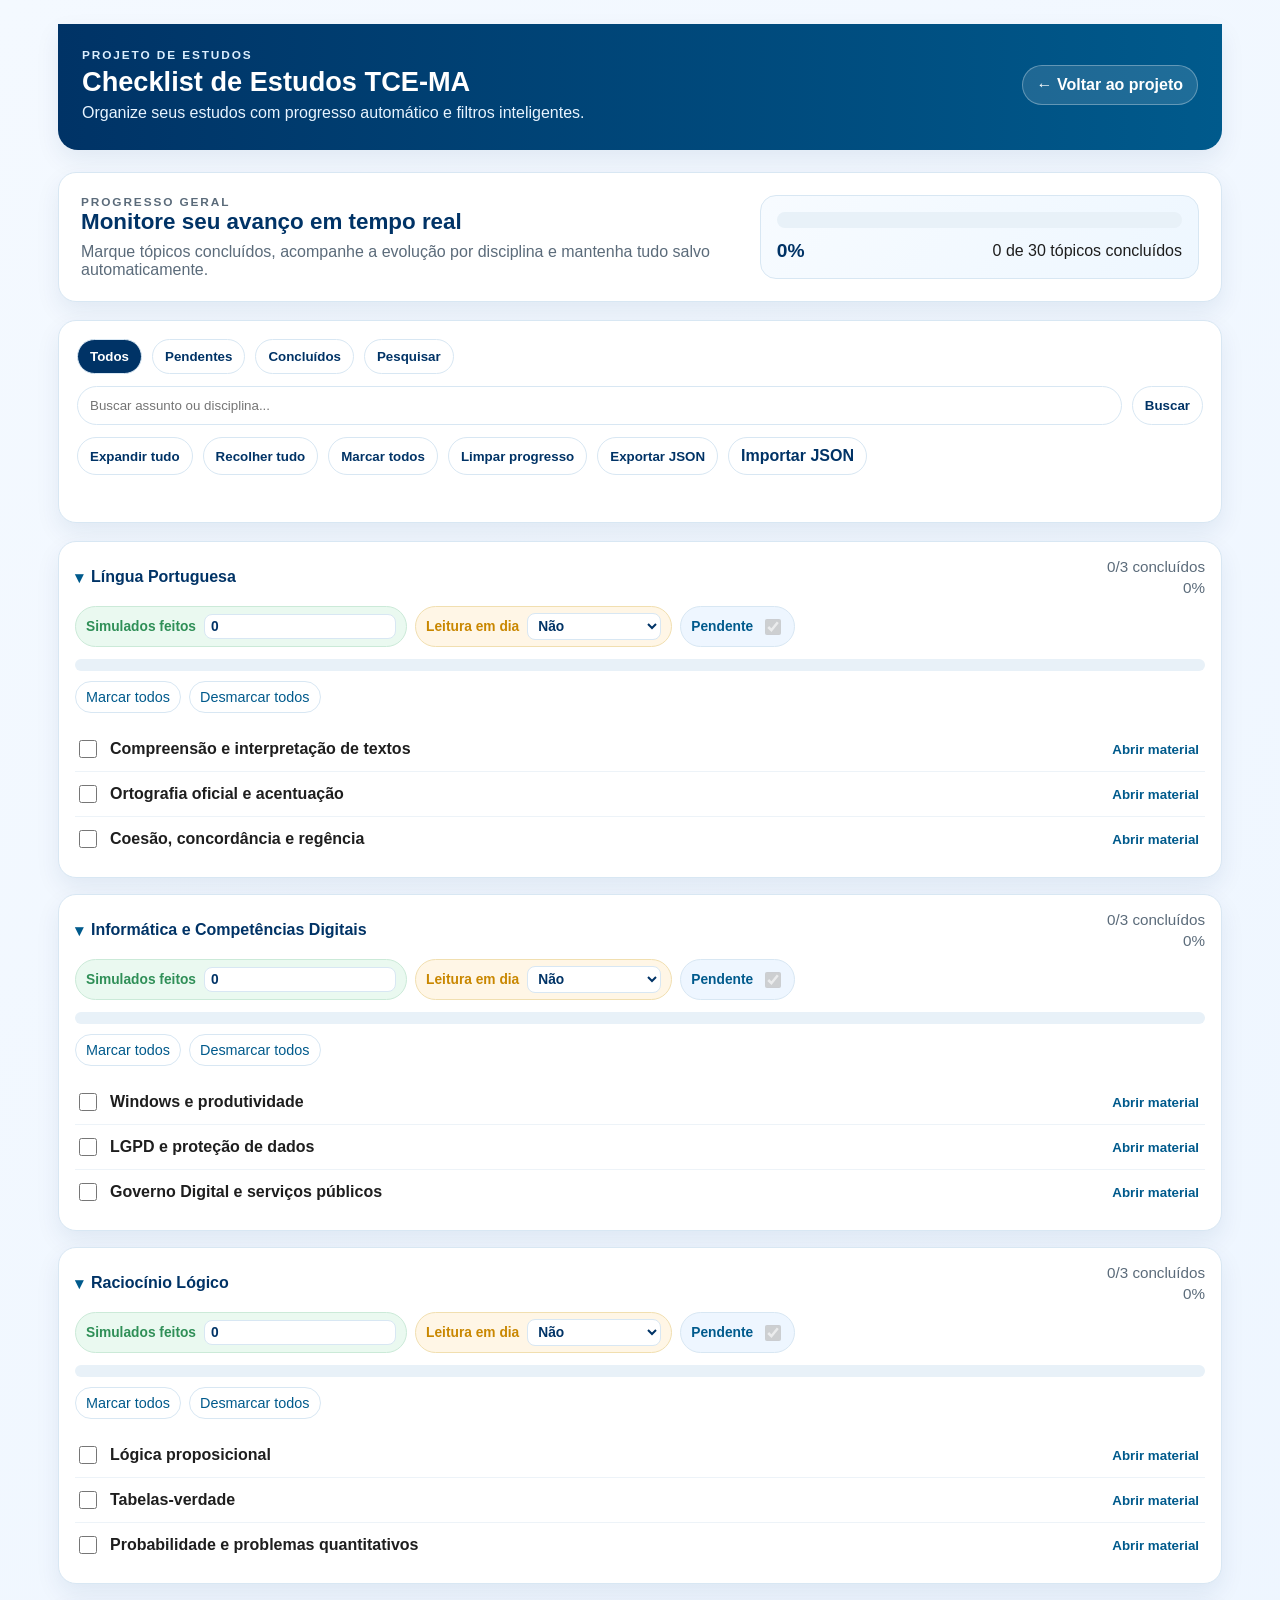
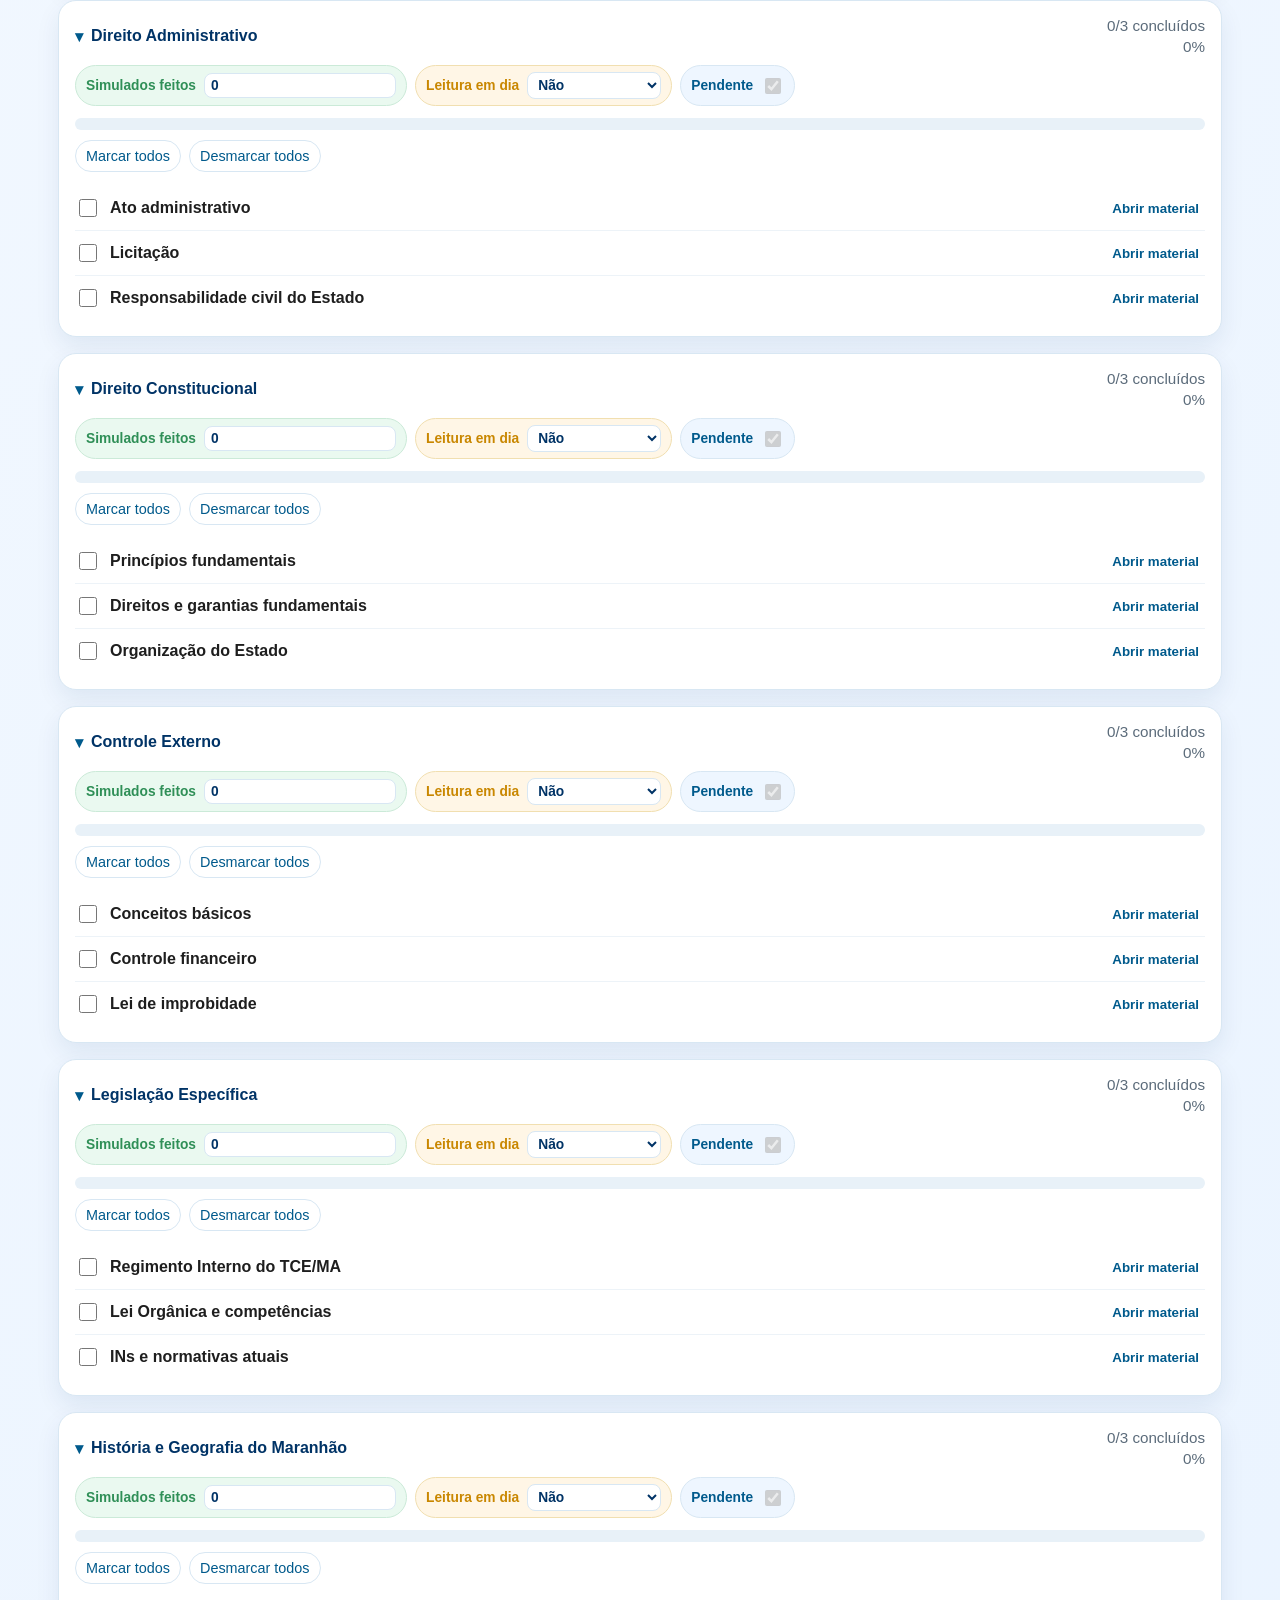
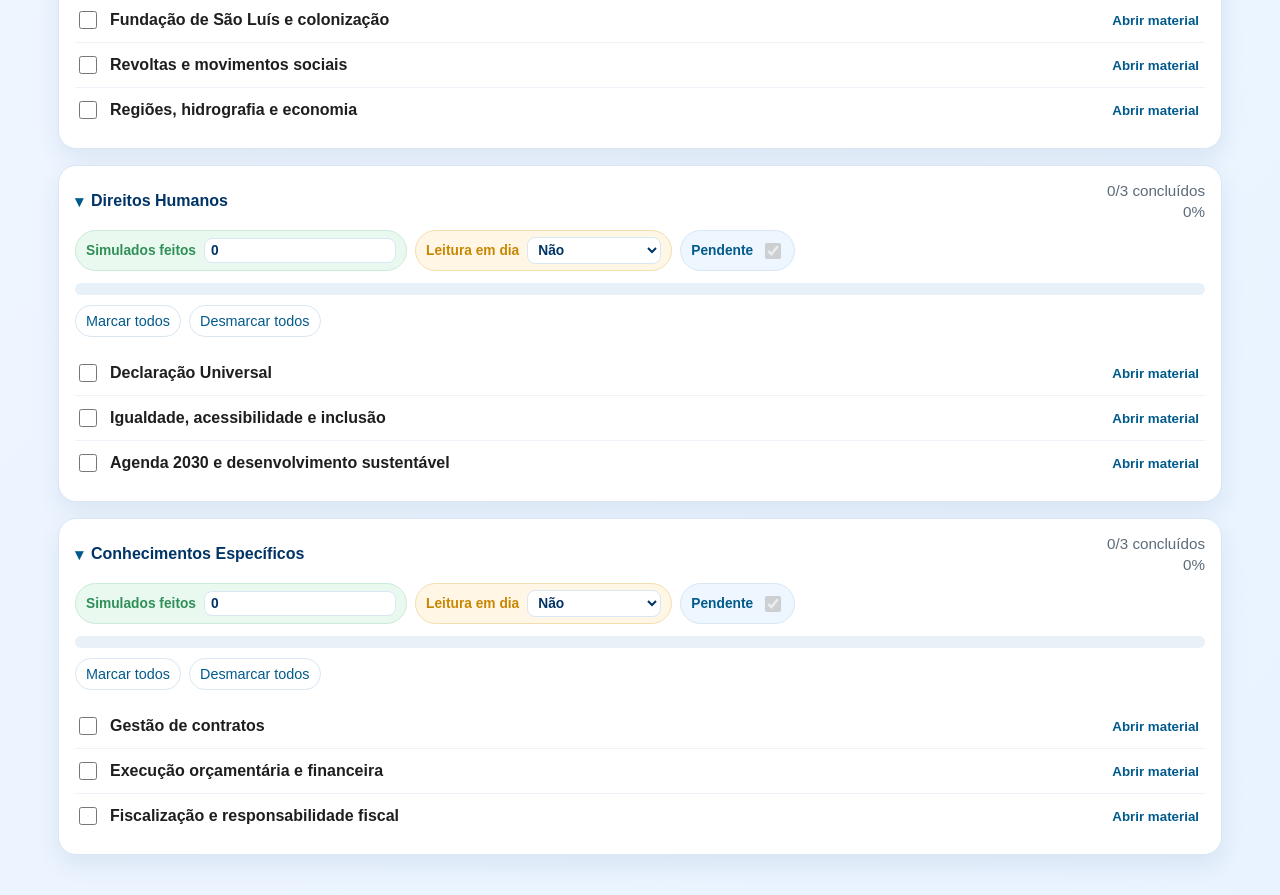
<file: checklist.html>
<!DOCTYPE html>
<html lang="pt-BR">
<head>
    <meta charset="UTF-8">
    <meta name="viewport" content="width=device-width, initial-scale=1.0">
    <title>Checklist de Estudos - TCE-MA</title>
    <link rel="stylesheet" href="checklist.css">
</head>
<body>
    <div class="page">
        <header class="site-header">
            <div>
                <p class="eyebrow">Projeto de estudos</p>
                <h1>Checklist de Estudos TCE-MA</h1>
                <p class="subtitle">Organize seus estudos com progresso automático e filtros inteligentes.</p>
            </div>
            <a class="back-link" href="index.html">← Voltar ao projeto</a>
        </header>

        <section class="hero-card">
            <div class="hero-copy">
                <p class="eyebrow">Progresso geral</p>
                <h2>Monitore seu avanço em tempo real</h2>
                <p>Marque tópicos concluídos, acompanhe a evolução por disciplina e mantenha tudo salvo automaticamente.</p>
            </div>
            <div class="summary-card">
                <div class="progress-bar large">
                    <span id="progressFill"></span>
                </div>
                <div class="summary-metrics">
                    <strong id="progressPercent">0%</strong>
                    <span id="progressCount">0 de 0 tópicos concluídos</span>
                </div>
            </div>
        </section>

        <section class="toolbar-card">
            <div class="filters">
                <button class="filter-pill active" data-filter="all">Todos</button>
                <button class="filter-pill" data-filter="pending">Pendentes</button>
                <button class="filter-pill" data-filter="done">Concluídos</button>
                <button class="filter-pill" data-filter="search">Pesquisar</button>
            </div>

            <div class="search-row">
                <input id="searchInput" type="search" placeholder="Buscar assunto ou disciplina...">
                <button id="searchButton" type="button">Buscar</button>
            </div>

            <div class="actions">
                <button id="expandAllBtn" type="button">Expandir tudo</button>
                <button id="collapseAllBtn" type="button">Recolher tudo</button>
                <button id="markAllBtn" type="button">Marcar todos</button>
                <button id="clearProgressBtn" type="button">Limpar progresso</button>
                <button id="exportBtn" type="button">Exportar JSON</button>
                <label class="import-btn">
                    Importar JSON
                    <input id="importInput" type="file" accept="application/json">
                </label>
            </div>

            <p id="statusMessage" class="status-message" aria-live="polite"></p>
        </section>

        <section id="disciplines" class="disciplines"></section>
    </div>

    <script src="checklist.js"></script>
</body>
</html>
</file>
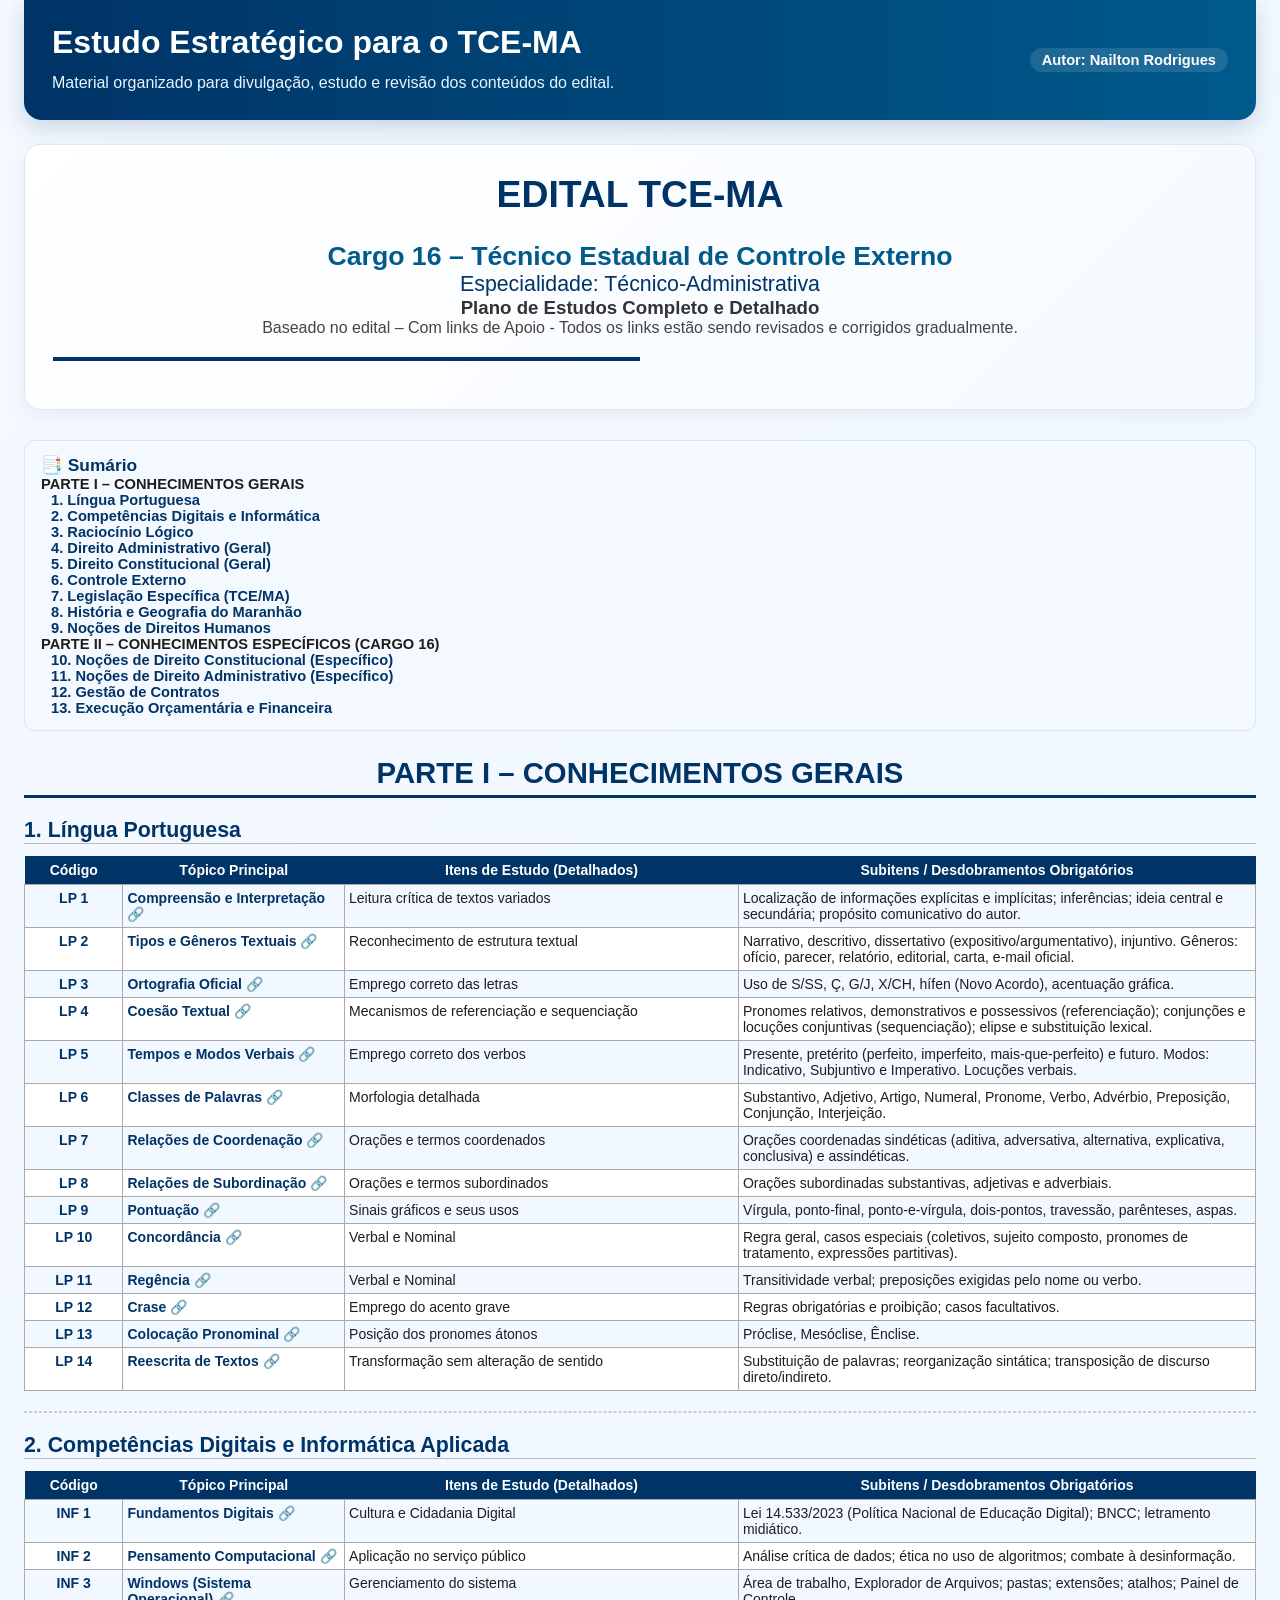
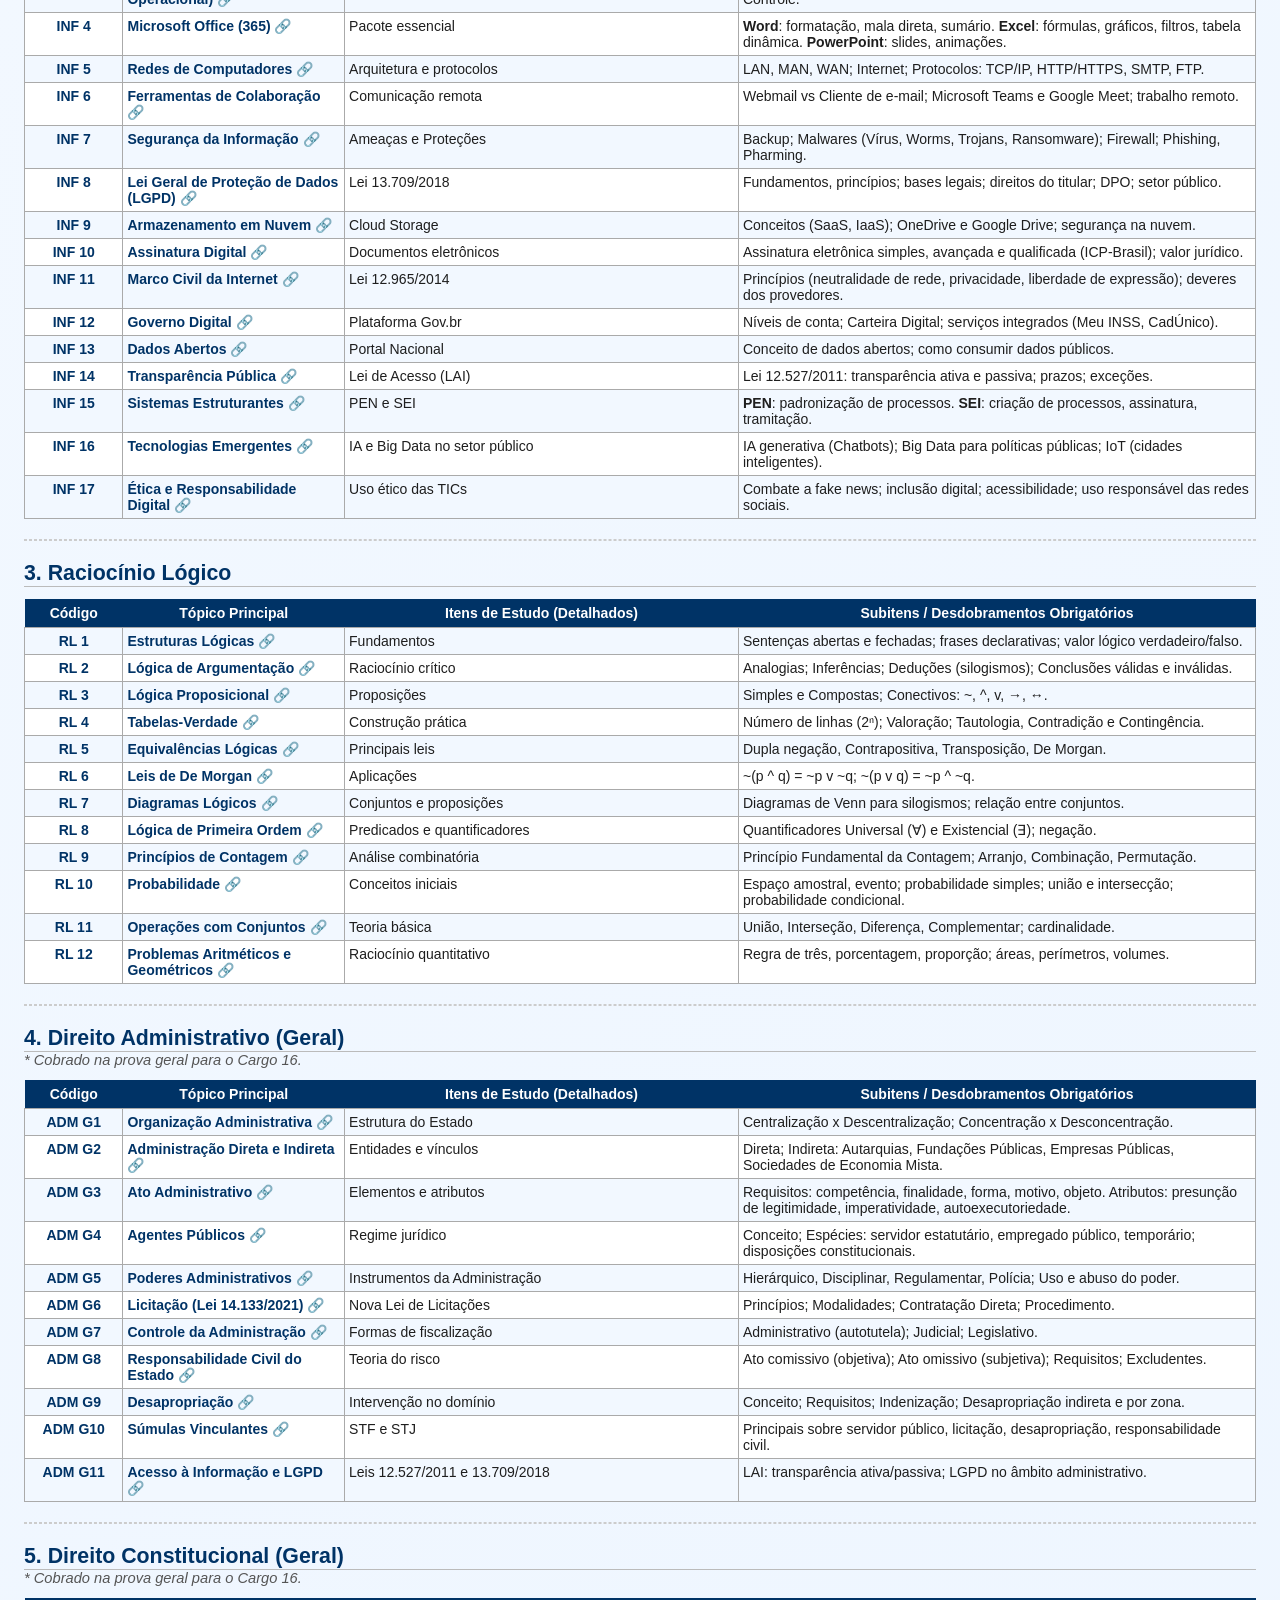
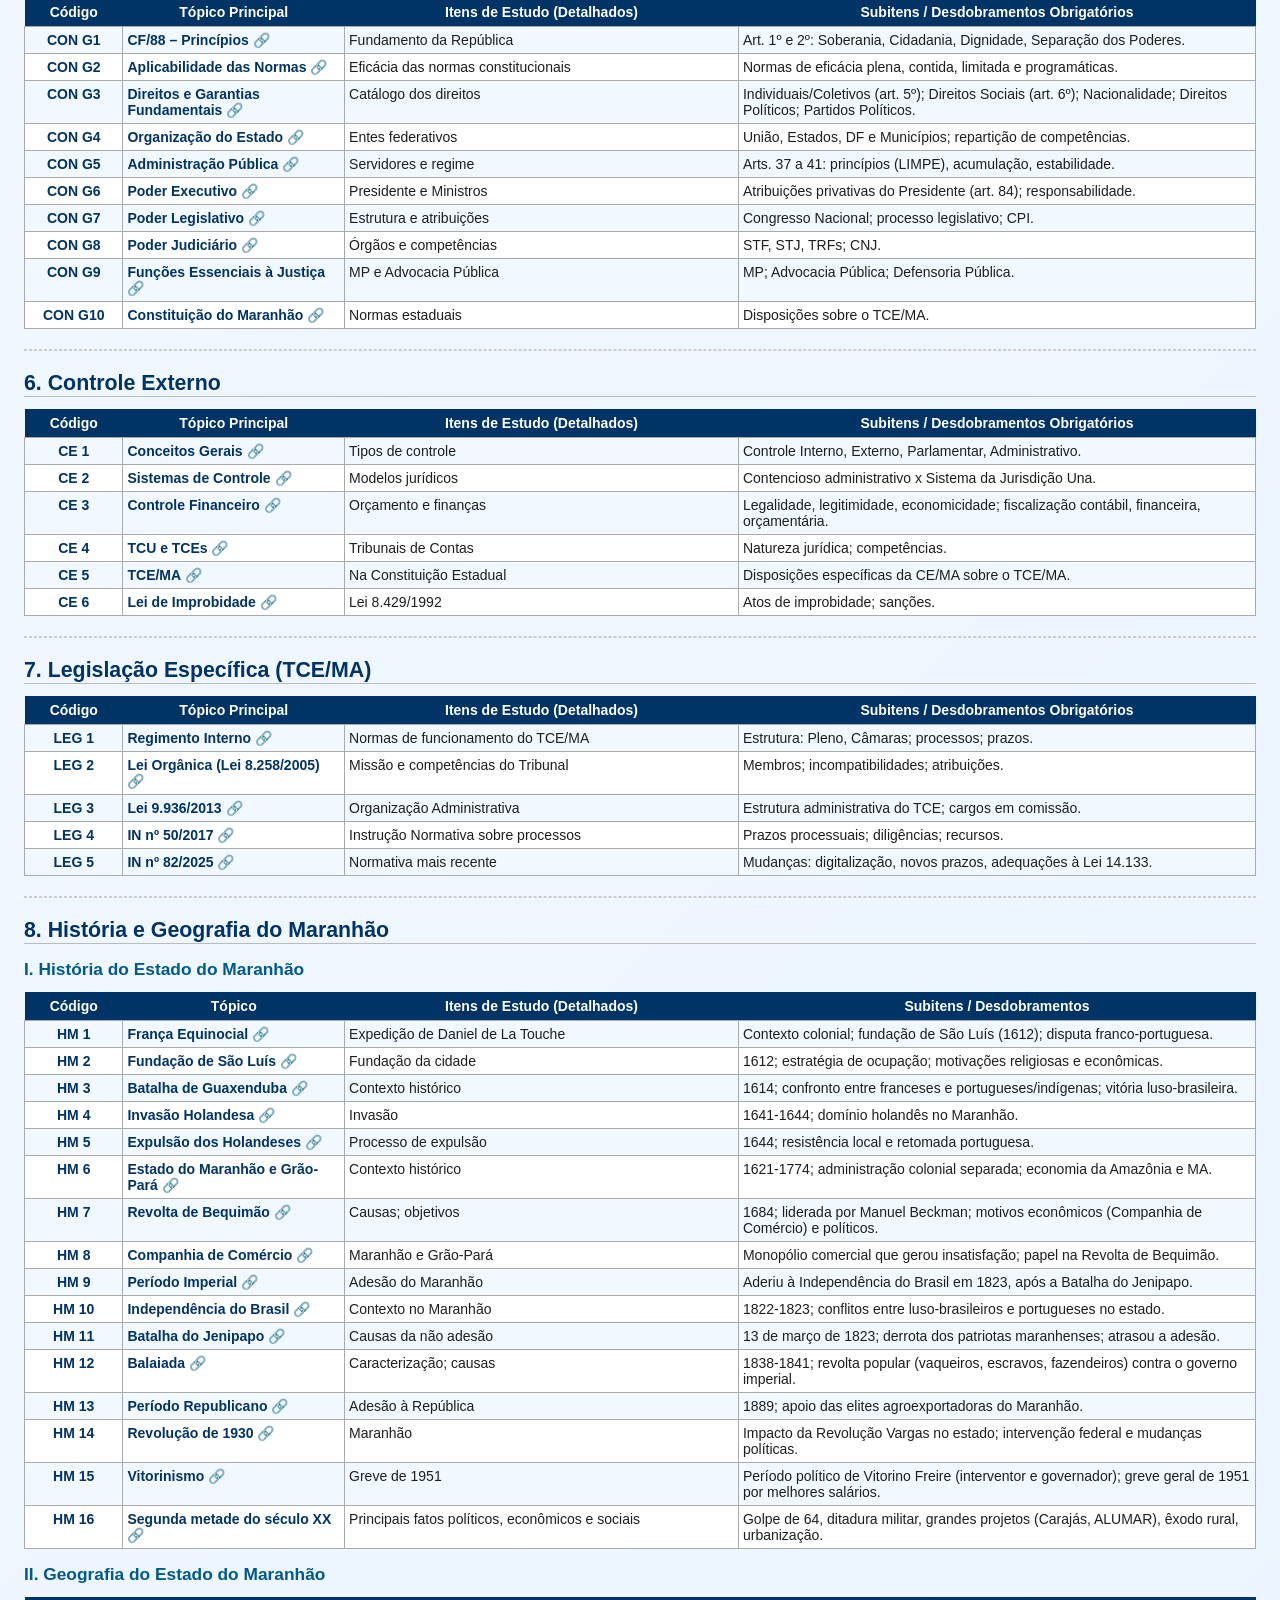
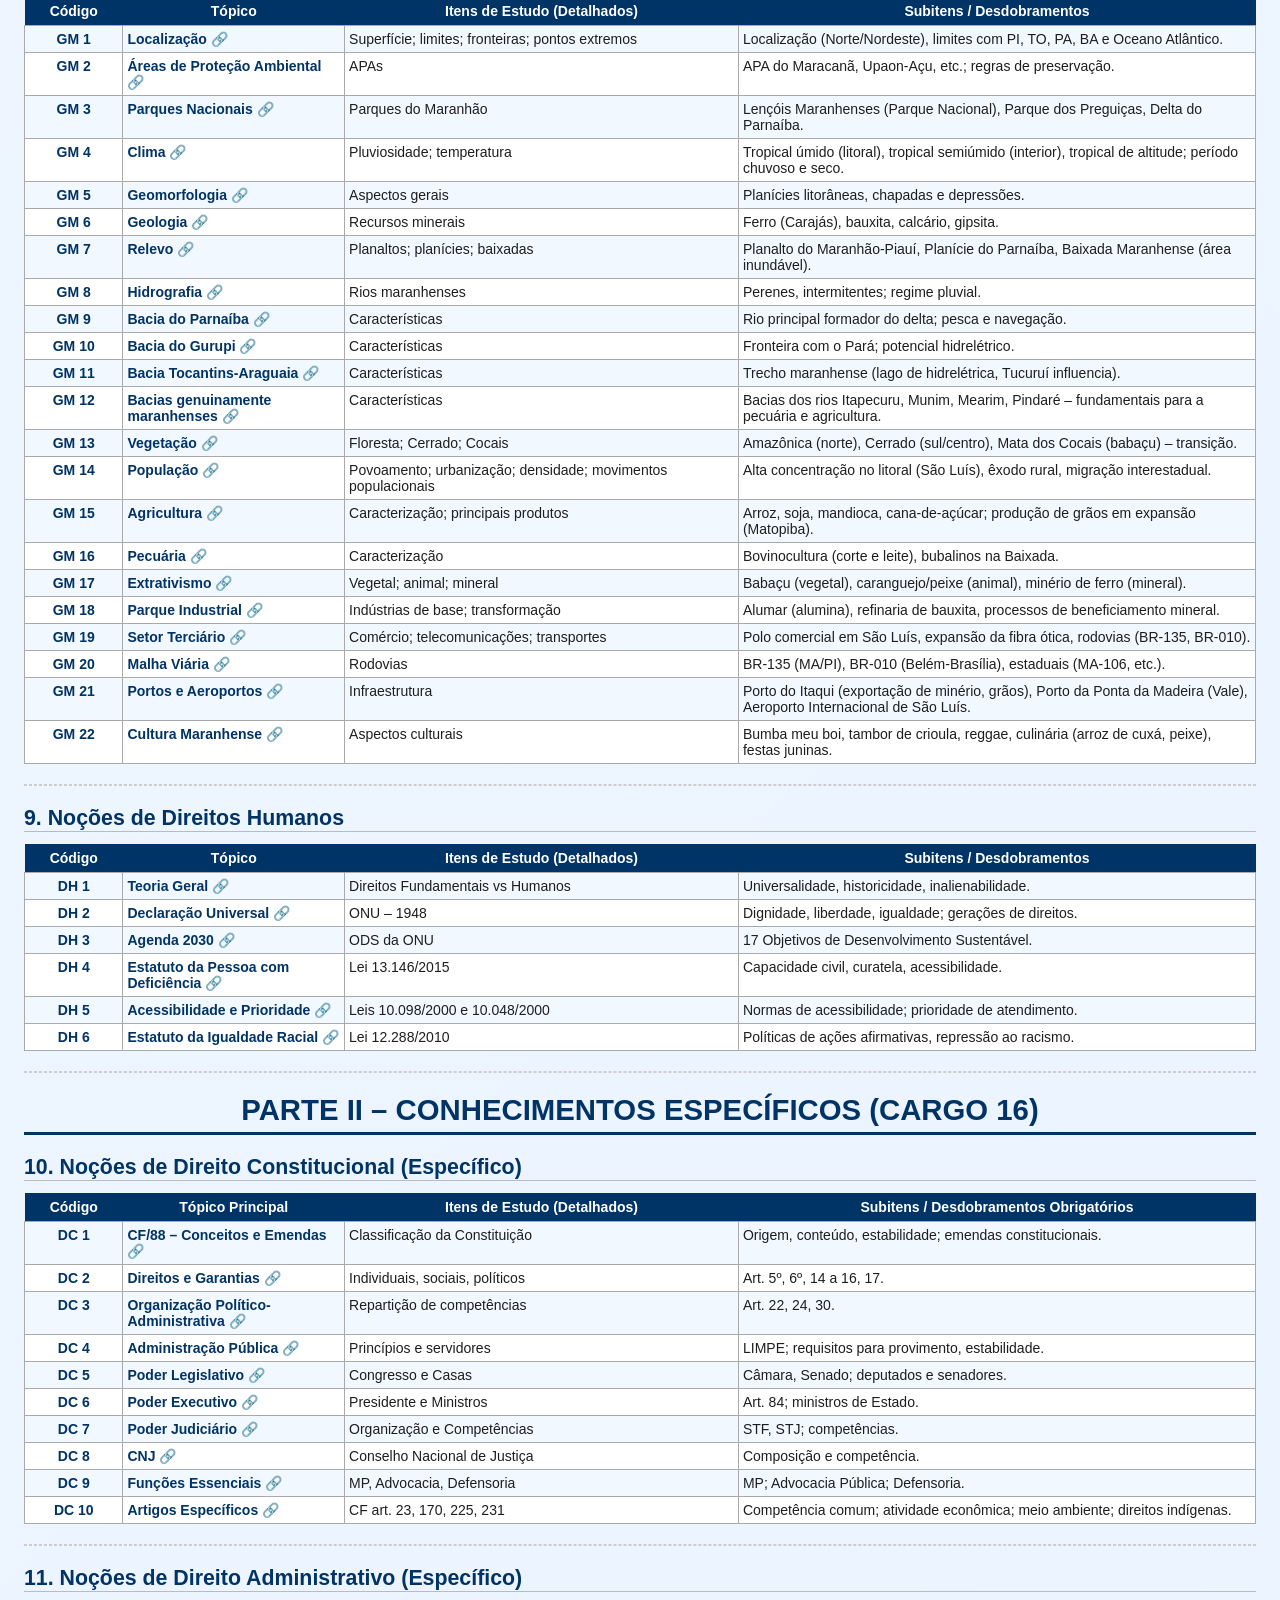
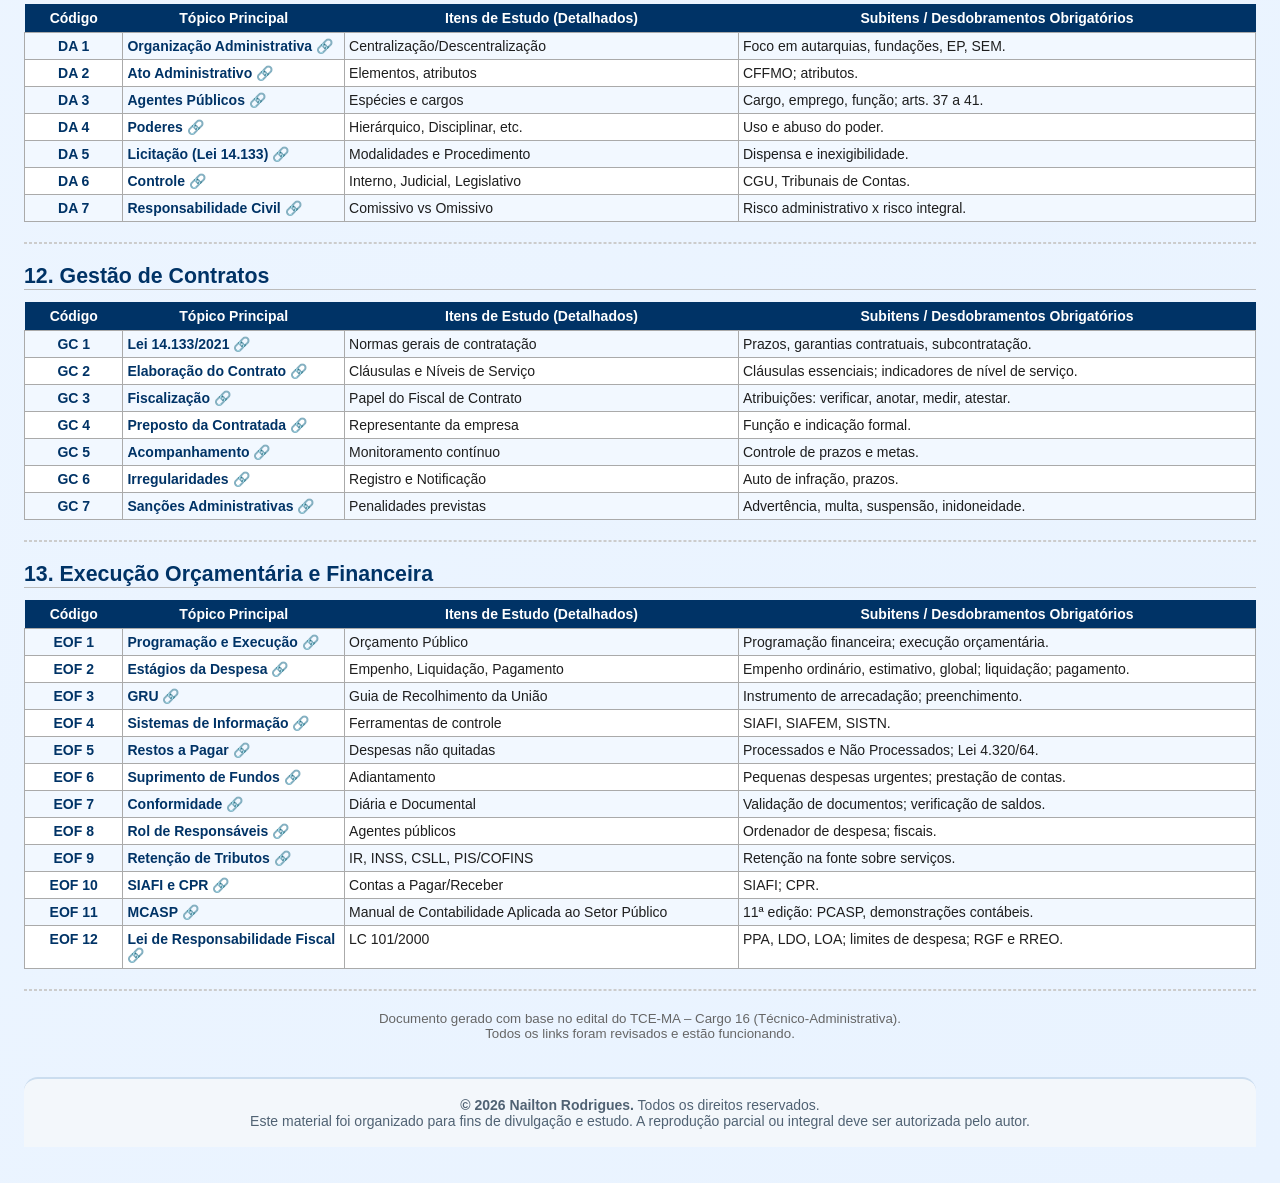
<file: CONTÉUDO_TECNICO_TCE.HTML>
<!DOCTYPE html>
<html lang="pt-BR">
<head>
    <meta charset="UTF-8">
    <meta name="viewport" content="width=device-width, initial-scale=1.0">
    <title>Edital TCE-MA – Cargo 16 (Técnico-Administrativa)</title>
    <style>
        /* ===== RESET E ESTILOS BASE ===== */
        * { box-sizing: border-box; margin: 0; padding: 0; }
        body { font-family: 'Calibri', 'Arial', sans-serif; font-size: 11pt; margin: 0; padding: 0; background: linear-gradient(135deg, #f4f9ff 0%, #e9f3ff 100%); color: #1e1e1e; }
        .page { max-width: 1400px; margin: 0 auto; padding: 0 24px 36px; }

        /* ===== HEADER ===== */
        .site-header { 
            background: linear-gradient(90deg, #003366 0%, #005a8c 100%); 
            color: #fff; padding: 24px 28px; 
            border-radius: 0 0 18px 18px; 
            box-shadow: 0 8px 24px rgba(0, 51, 102, 0.18); 
            margin-bottom: 24px;
            display: flex;
            flex-wrap: wrap;
            align-items: center;
            justify-content: space-between;
        }
        .site-header h1 { font-size: 24pt; color: #fff; border: none; margin: 0 0 8px; text-align: left; }
        .site-header p { margin: 4px 0; font-size: 12pt; color: #e6f5ff; }
        .site-header .author { font-weight: bold; color: #ffffff; background: rgba(255,255,255,0.12); padding: 4px 12px; border-radius: 20px; font-size: 11pt; }

        /* ===== TÍTULOS ===== */
        h1 { font-size: 22pt; color: #003366; border-bottom: 3px solid #003366; padding-bottom: 5px; text-align: center; }
        h2 { font-size: 16pt; color: #003366; margin-top: 20px; border-bottom: 1px solid #bbb; }
        h3 { font-size: 13pt; color: #005a8c; margin-top: 15px; }

        /* ===== CAPA ===== */
        .capa { text-align: center; margin-bottom: 30px; background: linear-gradient(135deg, #ffffff 0%, #f5faff 100%); padding: 28px; border-radius: 16px; border: 1px solid #dce8f4; box-shadow: 0 6px 18px rgba(0, 0, 0, 0.05); }
        .capa h1 { border: none; font-size: 28pt; color: #003366; }
        .capa h2 { border: none; font-size: 20pt; color: #005a8c; }
        .capa .info { font-size: 14pt; color: #333; }

        /* ===== SUMÁRIO ===== */
        .sumario { background: #f4f9ff; padding: 14px 16px; border-radius: 10px; margin-bottom: 25px; border: 1px solid #d6e7f4; }
        .sumario a { text-decoration: none; color: #003366; font-weight: bold; }
        .sumario a:hover { text-decoration: underline; }
        .sumario ul { list-style-type: none; padding-left: 10px; }

        /* ===== TABELAS ===== */
        table { width: 100%; border-collapse: collapse; margin: 12px 0; font-size: 10.5pt; }
        th { background-color: #003366; color: white; font-weight: bold; padding: 6px 4px; text-align: center; }
        td { padding: 5px 4px; border: 1px solid #aaa; vertical-align: top; }
        tr:nth-child(even) { background-color: #f2f8ff; }
        tr:nth-child(odd) { background-color: #ffffff; }
        .codigo { font-weight: bold; color: #003366; text-align: center; width: 8%; }
        .topico { width: 18%; font-weight: bold; }
        .topico a { color: #003366; text-decoration: none; }
        .topico a:hover { text-decoration: underline; }
        .item { width: 32%; }
        .subitem { width: 42%; }
        .nota { font-style: italic; color: #555; }

        /* ===== DEMAIS ELEMENTOS ===== */
        hr { border: 1px dashed #ccc; margin: 20px 0; }
        .site-footer { margin-top: 36px; padding: 18px 20px; text-align: center; background: #f3f7fb; border-top: 2px solid #cbddef; color: #506273; font-size: 10.5pt; border-radius: 14px 14px 0 0; }
        .site-footer a { color: #003366; text-decoration: none; font-weight: bold; }
        .site-footer a:hover { text-decoration: underline; }

        /* ===== BOTÃO VOLTAR AO TOPO (oculto por padrão) ===== */
        .back-to-top {
            display: none;
            position: fixed;
            bottom: 20px;
            right: 20px;
            background: #003366;
            color: #fff;
            width: 48px;
            height: 48px;
            border-radius: 50%;
            align-items: center;
            justify-content: center;
            font-size: 22px;
            box-shadow: 0 4px 12px rgba(0,0,0,0.25);
            text-decoration: none;
            z-index: 999;
            transition: background 0.2s;
            border: none;
            cursor: pointer;
        }
        .back-to-top:hover { background: #005a8c; }

        /* ============================================================ */
        /* ===== RESPONSIVIDADE ===== */
        /* ============================================================ */

        /* --- TABLET / TELAS MÉDIAS --- */
        @media (max-width: 820px) {
            .page { padding: 0 12px 24px; }
            .site-header { 
                padding: 18px 16px; 
                border-radius: 0 0 12px 12px; 
                flex-wrap: wrap; 
                text-align: center; 
                justify-content: center;
            }
            .site-header h1 { font-size: 18pt; line-height: 1.2; margin-bottom: 4px; }
            .site-header p { font-size: 11pt; }
            .site-header .author { font-size: 10pt; margin-top: 6px; }
            .capa { padding: 20px 14px; }
            .capa h1 { font-size: 22pt; }
            .capa h2 { font-size: 16pt; }
            .capa .info { font-size: 12pt; }
            .sumario { padding: 12px; }
            .sumario ul { padding-left: 6px; }
            .sumario li { margin-bottom: 6px; }
            h1 { font-size: 18pt; }
            h2 { font-size: 15pt; }
            h3 { font-size: 12.5pt; }

            /* Tabelas com rolagem horizontal suave */
            table { 
                display: block; 
                overflow-x: auto; 
                white-space: nowrap; 
                border: 1px solid #d1dce7;
                -webkit-overflow-scrolling: touch;
            }
            th, td { 
                min-width: 150px; 
                padding: 8px 6px;
            }
            .codigo { min-width: 72px; }
            .topico, .item, .subitem { min-width: 200px; }
            .topico a { font-size: 11pt; }

            .site-footer { padding: 14px 12px; font-size: 9.5pt; }

            /* Mostra o botão voltar ao topo */
            .back-to-top { display: flex !important; }
        }

        /* --- SMARTPHONE / TELAS PEQUENAS --- */
        @media (max-width: 480px) {
            body { font-size: 10.5pt; }
            .page { padding: 0 8px 18px; }
            .site-header { padding: 14px 10px; }
            .site-header h1 { font-size: 16pt; }
            .site-header p { font-size: 10pt; }
            .site-header .author { font-size: 9pt; padding: 3px 10px; }
            .capa { padding: 14px 8px; }
            .capa h1 { font-size: 19pt; }
            .capa h2 { font-size: 14pt; }
            .capa .info { font-size: 11pt; }
            .sumario a { font-size: 10.5pt; }
            .sumario li { margin-bottom: 4px; }
            h1 { font-size: 16pt; }
            h2 { font-size: 13.5pt; }
            h3 { font-size: 12pt; }
            table { font-size: 9.5pt; }
            th, td { 
                padding: 6px 5px; 
                min-width: 130px;
            }
            .topico, .item, .subitem { min-width: 160px; }
            .topico a { font-size: 10.5pt; }
            .site-footer { padding: 12px 10px; font-size: 9pt; }
            .back-to-top {
                width: 44px;
                height: 44px;
                font-size: 20px;
                bottom: 16px;
                right: 16px;
            }
        }

        /* --- IMPRESSÃO --- */
        @media print { 
            body { background: #fff; } 
            .site-header { display: none; } 
            .page { padding: 0; } 
            .back-to-top { display: none !important; }
            table { white-space: normal; overflow: visible; display: table; }
        }
    </style>
</head>
<body>

<div class="page">

<!-- ===== HEADER ===== -->
<header class="site-header">
    <div>
        <h1>Estudo Estratégico para o TCE-MA</h1>
        <p>Material organizado para divulgação, estudo e revisão dos conteúdos do edital.</p>
    </div>
    <span class="author">Autor: Nailton Rodrigues</span>
</header>

<!-- ===== CAPA ===== -->
<div class="capa">
    <h1>EDITAL TCE-MA</h1>
    <h2>Cargo 16 – Técnico Estadual de Controle Externo</h2>
    <p style="font-size:16pt; color:#003366;">Especialidade: Técnico-Administrativa</p>
    <p class="info"><strong>Plano de Estudos Completo e Detalhado</strong></p>
    <p style="font-size:12pt; color:#444;">Baseado no edital – Com links de Apoio - Todos os links estão sendo revisados e corrigidos gradualmente.</p>
    <hr style="width: 50%; border: 2px solid #003366;">
</div>

<!-- ===== SUMÁRIO ===== -->
<div class="sumario">
    <h3 style="margin-top:0; color:#003366;">📑 Sumário</h3>
    <p><strong>PARTE I – CONHECIMENTOS GERAIS</strong></p>
    <ul>
        <li><a href="#lp">1. Língua Portuguesa</a></li>
        <li><a href="#inf">2. Competências Digitais e Informática</a></li>
        <li><a href="#rl">3. Raciocínio Lógico</a></li>
        <li><a href="#adm-geral">4. Direito Administrativo (Geral)</a></li>
        <li><a href="#con-geral">5. Direito Constitucional (Geral)</a></li>
        <li><a href="#ce">6. Controle Externo</a></li>
        <li><a href="#leg">7. Legislação Específica (TCE/MA)</a></li>
        <li><a href="#hm">8. História e Geografia do Maranhão</a></li>
        <li><a href="#dh">9. Noções de Direitos Humanos</a></li>
    </ul>
    <p><strong>PARTE II – CONHECIMENTOS ESPECÍFICOS (CARGO 16)</strong></p>
    <ul>
        <li><a href="#dc">10. Noções de Direito Constitucional (Específico)</a></li>
        <li><a href="#da">11. Noções de Direito Administrativo (Específico)</a></li>
        <li><a href="#gc">12. Gestão de Contratos</a></li>
        <li><a href="#eof">13. Execução Orçamentária e Financeira</a></li>
    </ul>
</div>

<!-- ================================================================ -->
<!-- PARTE I -->
<h1>PARTE I – CONHECIMENTOS GERAIS</h1>

<!-- 1. LÍNGUA PORTUGUESA -->
<h2 id="lp">1. Língua Portuguesa</h2>
<table>
    <tr><th>Código</th><th>Tópico Principal</th><th>Itens de Estudo (Detalhados)</th><th>Subitens / Desdobramentos Obrigatórios</th></tr>
    <tr><td class="codigo">LP 1</td><td class="topico"><a href="https://www.todamateria.com.br/compreensao-e-interpretacao-de-textos/" target="_blank">Compreensão e Interpretação 🔗</a></td><td class="item">Leitura crítica de textos variados</td><td class="subitem">Localização de informações explícitas e implícitas; inferências; ideia central e secundária; propósito comunicativo do autor.</td></tr>
    <tr><td class="codigo">LP 2</td><td class="topico"><a href="https://www.todamateria.com.br/generos-textuais/" target="_blank">Tipos e Gêneros Textuais 🔗</a></td><td class="item">Reconhecimento de estrutura textual</td><td class="subitem">Narrativo, descritivo, dissertativo (expositivo/argumentativo), injuntivo. Gêneros: ofício, parecer, relatório, editorial, carta, e-mail oficial.</td></tr>
    <tr><td class="codigo">LP 3</td><td class="topico"><a href="https://www.todamateria.com.br/ortografia/" target="_blank">Ortografia Oficial 🔗</a></td><td class="item">Emprego correto das letras</td><td class="subitem">Uso de S/SS, Ç, G/J, X/CH, hífen (Novo Acordo), acentuação gráfica.</td></tr>
    <tr><td class="codigo">LP 4</td><td class="topico"><a href="https://www.todamateria.com.br/coesao-textual/" target="_blank">Coesão Textual 🔗</a></td><td class="item">Mecanismos de referenciação e sequenciação</td><td class="subitem">Pronomes relativos, demonstrativos e possessivos (referenciação); conjunções e locuções conjuntivas (sequenciação); elipse e substituição lexical.</td></tr>
    <tr><td class="codigo">LP 5</td><td class="topico"><a href="https://www.todamateria.com.br/tempos-e-modos-verbais/" target="_blank">Tempos e Modos Verbais 🔗</a></td><td class="item">Emprego correto dos verbos</td><td class="subitem">Presente, pretérito (perfeito, imperfeito, mais-que-perfeito) e futuro. Modos: Indicativo, Subjuntivo e Imperativo. Locuções verbais.</td></tr>
    <tr><td class="codigo">LP 6</td><td class="topico"><a href="https://www.todamateria.com.br/classes-de-palavras/" target="_blank">Classes de Palavras 🔗</a></td><td class="item">Morfologia detalhada</td><td class="subitem">Substantivo, Adjetivo, Artigo, Numeral, Pronome, Verbo, Advérbio, Preposição, Conjunção, Interjeição.</td></tr>
    <tr><td class="codigo">LP 7</td><td class="topico"><a href="https://www.todamateria.com.br/oracoes-coordenadas/" target="_blank">Relações de Coordenação 🔗</a></td><td class="item">Orações e termos coordenados</td><td class="subitem">Orações coordenadas sindéticas (aditiva, adversativa, alternativa, explicativa, conclusiva) e assindéticas.</td></tr>
    <tr><td class="codigo">LP 8</td><td class="topico"><a href="https://www.todamateria.com.br/oracoes-subordinadas/" target="_blank">Relações de Subordinação 🔗</a></td><td class="item">Orações e termos subordinados</td><td class="subitem">Orações subordinadas substantivas, adjetivas e adverbiais.</td></tr>
    <tr><td class="codigo">LP 9</td><td class="topico"><a href="https://www.todamateria.com.br/pontuacao/" target="_blank">Pontuação 🔗</a></td><td class="item">Sinais gráficos e seus usos</td><td class="subitem">Vírgula, ponto-final, ponto-e-vírgula, dois-pontos, travessão, parênteses, aspas.</td></tr>
    <tr><td class="codigo">LP 10</td><td class="topico"><a href="https://www.todamateria.com.br/concordancia-verbal-e-nominal/" target="_blank">Concordância 🔗</a></td><td class="item">Verbal e Nominal</td><td class="subitem">Regra geral, casos especiais (coletivos, sujeito composto, pronomes de tratamento, expressões partitivas).</td></tr>
    <tr><td class="codigo">LP 11</td><td class="topico"><a href="https://brasilescola.uol.com.br/gramatica/regencia-verbal.htm" target="_blank">Regência 🔗</a></td><td class="item">Verbal e Nominal</td><td class="subitem">Transitividade verbal; preposições exigidas pelo nome ou verbo.</td></tr>
    <tr><td class="codigo">LP 12</td><td class="topico"><a href="https://www.todamateria.com.br/crase/" target="_blank">Crase 🔗</a></td><td class="item">Emprego do acento grave</td><td class="subitem">Regras obrigatórias e proibição; casos facultativos.</td></tr>
    <tr><td class="codigo">LP 13</td><td class="topico"><a href="https://www.todamateria.com.br/colocacao-pronominal/" target="_blank">Colocação Pronominal 🔗</a></td><td class="item">Posição dos pronomes átonos</td><td class="subitem">Próclise, Mesóclise, Ênclise.</td></tr>
    <tr><td class="codigo">LP 14</td><td class="topico"><a href="https://brasilescola.uol.com.br/gramatica/reescrita-de-textos-2.htm" target="_blank">Reescrita de Textos 🔗</a></td><td class="item">Transformação sem alteração de sentido</td><td class="subitem">Substituição de palavras; reorganização sintática; transposição de discurso direto/indireto.</td></tr>
</table>
<hr>

<!-- 2. INFORMÁTICA -->
<h2 id="inf">2. Competências Digitais e Informática Aplicada</h2>
<table>
    <tr><th>Código</th><th>Tópico Principal</th><th>Itens de Estudo (Detalhados)</th><th>Subitens / Desdobramentos Obrigatórios</th></tr>
    <tr><td class="codigo">INF 1</td><td class="topico"><a href="https://www.planalto.gov.br/ccivil_03/_Ato2023-2026/2023/Lei/L14533.htm" target="_blank">Fundamentos Digitais 🔗</a></td><td class="item">Cultura e Cidadania Digital</td><td class="subitem">Lei 14.533/2023 (Política Nacional de Educação Digital); BNCC; letramento midiático.</td></tr>
    <tr><td class="codigo">INF 2</td><td class="topico"><a href="https://pt.wikipedia.org/wiki/Pensamento_computacional" target="_blank">Pensamento Computacional 🔗</a></td><td class="item">Aplicação no serviço público</td><td class="subitem">Análise crítica de dados; ética no uso de algoritmos; combate à desinformação.</td></tr>
    <tr><td class="codigo">INF 3</td><td class="topico"><a href="https://support.microsoft.com/pt-br/windows" target="_blank">Windows (Sistema Operacional) 🔗</a></td><td class="item">Gerenciamento do sistema</td><td class="subitem">Área de trabalho, Explorador de Arquivos; pastas; extensões; atalhos; Painel de Controle.</td></tr>
    <tr><td class="codigo">INF 4</td><td class="topico"><a href="https://support.microsoft.com/pt-br/office" target="_blank">Microsoft Office (365) 🔗</a></td><td class="item">Pacote essencial</td><td class="subitem"><strong>Word</strong>: formatação, mala direta, sumário. <strong>Excel</strong>: fórmulas, gráficos, filtros, tabela dinâmica. <strong>PowerPoint</strong>: slides, animações.</td></tr>
    <tr><td class="codigo">INF 5</td><td class="topico"><a href="https://pt.wikipedia.org/wiki/Rede_de_computadores" target="_blank">Redes de Computadores 🔗</a></td><td class="item">Arquitetura e protocolos</td><td class="subitem">LAN, MAN, WAN; Internet; Protocolos: TCP/IP, HTTP/HTTPS, SMTP, FTP.</td></tr>
    <tr><td class="codigo">INF 6</td><td class="topico"><a href="https://support.microsoft.com/pt-br/microsoft-teams" target="_blank">Ferramentas de Colaboração 🔗</a></td><td class="item">Comunicação remota</td><td class="subitem">Webmail vs Cliente de e-mail; Microsoft Teams e Google Meet; trabalho remoto.</td></tr>
    <tr><td class="codigo">INF 7</td><td class="topico"><a href="https://pt.wikipedia.org/wiki/Seguran%C3%A7a_da_informa%C3%A7%C3%A3o" target="_blank">Segurança da Informação 🔗</a></td><td class="item">Ameaças e Proteções</td><td class="subitem">Backup; Malwares (Vírus, Worms, Trojans, Ransomware); Firewall; Phishing, Pharming.</td></tr>
    <tr><td class="codigo">INF 8</td><td class="topico"><a href="https://www.planalto.gov.br/ccivil_03/_ato2015-2018/2018/lei/l13709.htm" target="_blank">Lei Geral de Proteção de Dados (LGPD) 🔗</a></td><td class="item">Lei 13.709/2018</td><td class="subitem">Fundamentos, princípios; bases legais; direitos do titular; DPO; setor público.</td></tr>
    <tr><td class="codigo">INF 9</td><td class="topico"><a href="https://support.microsoft.com/pt-br/onedrive" target="_blank">Armazenamento em Nuvem 🔗</a></td><td class="item">Cloud Storage</td><td class="subitem">Conceitos (SaaS, IaaS); OneDrive e Google Drive; segurança na nuvem.</td></tr>
    <tr><td class="codigo">INF 10</td><td class="topico"><a href="https://www.gov.br/iti/pt-br/assuntos/assinatura-digital" target="_blank">Assinatura Digital 🔗</a></td><td class="item">Documentos eletrônicos</td><td class="subitem">Assinatura eletrônica simples, avançada e qualificada (ICP-Brasil); valor jurídico.</td></tr>
    <tr><td class="codigo">INF 11</td><td class="topico"><a href="https://www.planalto.gov.br/ccivil_03/_ato2011-2014/2014/lei/l12965.htm" target="_blank">Marco Civil da Internet 🔗</a></td><td class="item">Lei 12.965/2014</td><td class="subitem">Princípios (neutralidade de rede, privacidade, liberdade de expressão); deveres dos provedores.</td></tr>
    <tr><td class="codigo">INF 12</td><td class="topico"><a href="https://www.gov.br/governodigital/pt-br" target="_blank">Governo Digital 🔗</a></td><td class="item">Plataforma Gov.br</td><td class="subitem">Níveis de conta; Carteira Digital; serviços integrados (Meu INSS, CadÚnico).</td></tr>
    <tr><td class="codigo">INF 13</td><td class="topico"><a href="https://dados.gov.br/" target="_blank">Dados Abertos 🔗</a></td><td class="item">Portal Nacional</td><td class="subitem">Conceito de dados abertos; como consumir dados públicos.</td></tr>
    <tr><td class="codigo">INF 14</td><td class="topico"><a href="https://www.planalto.gov.br/ccivil_03/_ato2011-2014/2011/lei/l12527.htm" target="_blank">Transparência Pública 🔗</a></td><td class="item">Lei de Acesso (LAI)</td><td class="subitem">Lei 12.527/2011: transparência ativa e passiva; prazos; exceções.</td></tr>
    <tr><td class="codigo">INF 15</td><td class="topico"><a href="https://www.gov.br/economia/pt-br/assuntos/processo-eletronico-nacional" target="_blank">Sistemas Estruturantes 🔗</a></td><td class="item">PEN e SEI</td><td class="subitem"><strong>PEN</strong>: padronização de processos. <strong>SEI</strong>: criação de processos, assinatura, tramitação.</td></tr>
    <tr><td class="codigo">INF 16</td><td class="topico"><a href="https://www.todamateria.com.br/inteligencia-artificial/" target="_blank">Tecnologias Emergentes 🔗</a></td><td class="item">IA e Big Data no setor público</td><td class="subitem">IA generativa (Chatbots); Big Data para políticas públicas; IoT (cidades inteligentes).</td></tr>
    <tr><td class="codigo">INF 17</td><td class="topico"><a href="https://www.todamateria.com.br/inclusao-digital/" target="_blank">Ética e Responsabilidade Digital 🔗</a></td><td class="item">Uso ético das TICs</td><td class="subitem">Combate a fake news; inclusão digital; acessibilidade; uso responsável das redes sociais.</td></tr>
</table>
<hr>

<!-- 3. RACIOCÍNIO LÓGICO -->
<h2 id="rl">3. Raciocínio Lógico</h2>
<table>
    <tr><th>Código</th><th>Tópico Principal</th><th>Itens de Estudo (Detalhados)</th><th>Subitens / Desdobramentos Obrigatórios</th></tr>
    <tr><td class="codigo">RL 1</td><td class="topico"><a href="https://www.todamateria.com.br/logica/" target="_blank">Estruturas Lógicas 🔗</a></td><td class="item">Fundamentos</td><td class="subitem">Sentenças abertas e fechadas; frases declarativas; valor lógico verdadeiro/falso.</td></tr>
    <tr><td class="codigo">RL 2</td><td class="topico"><a href="https://www.todamateria.com.br/logica/" target="_blank">Lógica de Argumentação 🔗</a></td><td class="item">Raciocínio crítico</td><td class="subitem">Analogias; Inferências; Deduções (silogismos); Conclusões válidas e inválidas.</td></tr>
    <tr><td class="codigo">RL 3</td><td class="topico"><a href="https://www.todamateria.com.br/logica-matematica/" target="_blank">Lógica Proposicional 🔗</a></td><td class="item">Proposições</td><td class="subitem">Simples e Compostas; Conectivos: ~, ^, v, →, ↔.</td></tr>
    <tr><td class="codigo">RL 4</td><td class="topico"><a href="https://www.todamateria.com.br/tabela-verdade/" target="_blank">Tabelas-Verdade 🔗</a></td><td class="item">Construção prática</td><td class="subitem">Número de linhas (2ⁿ); Valoração; Tautologia, Contradição e Contingência.</td></tr>
    <tr><td class="codigo">RL 5</td><td class="topico"><a href="https://www.todamateria.com.br/logica/" target="_blank">Equivalências Lógicas 🔗</a></td><td class="item">Principais leis</td><td class="subitem">Dupla negação, Contrapositiva, Transposição, De Morgan.</td></tr>
    <tr><td class="codigo">RL 6</td><td class="topico"><a href="https://www.todamateria.com.br/logica/" target="_blank">Leis de De Morgan 🔗</a></td><td class="item">Aplicações</td><td class="subitem">~(p ^ q) = ~p v ~q; ~(p v q) = ~p ^ ~q.</td></tr>
    <tr><td class="codigo">RL 7</td><td class="topico"><a href="https://www.todamateria.com.br/diagrama-de-venn/" target="_blank">Diagramas Lógicos 🔗</a></td><td class="item">Conjuntos e proposições</td><td class="subitem">Diagramas de Venn para silogismos; relação entre conjuntos.</td></tr>
    <tr><td class="codigo">RL 8</td><td class="topico"><a href="https://pt.wikipedia.org/wiki/L%C3%B3gica_de_primeira_ordem" target="_blank">Lógica de Primeira Ordem 🔗</a></td><td class="item">Predicados e quantificadores</td><td class="subitem">Quantificadores Universal (∀) e Existencial (∃); negação.</td></tr>
    <tr><td class="codigo">RL 9</td><td class="topico"><a href="https://www.todamateria.com.br/analise-combinatoria/" target="_blank">Princípios de Contagem 🔗</a></td><td class="item">Análise combinatória</td><td class="subitem">Princípio Fundamental da Contagem; Arranjo, Combinação, Permutação.</td></tr>
    <tr><td class="codigo">RL 10</td><td class="topico"><a href="https://www.todamateria.com.br/probabilidade/" target="_blank">Probabilidade 🔗</a></td><td class="item">Conceitos iniciais</td><td class="subitem">Espaço amostral, evento; probabilidade simples; união e intersecção; probabilidade condicional.</td></tr>
    <tr><td class="codigo">RL 11</td><td class="topico"><a href="https://www.todamateria.com.br/operacoes-com-conjuntos/" target="_blank">Operações com Conjuntos 🔗</a></td><td class="item">Teoria básica</td><td class="subitem">União, Interseção, Diferença, Complementar; cardinalidade.</td></tr>
    <tr><td class="codigo">RL 12</td><td class="topico"><a href="https://www.todamateria.com.br/matematica/" target="_blank">Problemas Aritméticos e Geométricos 🔗</a></td><td class="item">Raciocínio quantitativo</td><td class="subitem">Regra de três, porcentagem, proporção; áreas, perímetros, volumes.</td></tr>
</table>
<hr>

<!-- 4. DIREITO ADMINISTRATIVO GERAL -->
<h2 id="adm-geral">4. Direito Administrativo (Geral)</h2>
<p class="nota">* Cobrado na prova geral para o Cargo 16.</p>
<table>
    <tr><th>Código</th><th>Tópico Principal</th><th>Itens de Estudo (Detalhados)</th><th>Subitens / Desdobramentos Obrigatórios</th></tr>
    <tr><td class="codigo">ADM G1</td><td class="topico"><a href="https://pt.wikipedia.org/wiki/Administra%C3%A7%C3%A3o_p%C3%BAblica" target="_blank">Organização Administrativa 🔗</a></td><td class="item">Estrutura do Estado</td><td class="subitem">Centralização x Descentralização; Concentração x Desconcentração.</td></tr>
    <tr><td class="codigo">ADM G2</td><td class="topico"><a href="https://pt.wikipedia.org/wiki/Administra%C3%A7%C3%A3o_p%C3%BAblica" target="_blank">Administração Direta e Indireta 🔗</a></td><td class="item">Entidades e vínculos</td><td class="subitem">Direta; Indireta: Autarquias, Fundações Públicas, Empresas Públicas, Sociedades de Economia Mista.</td></tr>
    <tr><td class="codigo">ADM G3</td><td class="topico"><a href="https://pt.wikipedia.org/wiki/Ato_administrativo" target="_blank">Ato Administrativo 🔗</a></td><td class="item">Elementos e atributos</td><td class="subitem">Requisitos: competência, finalidade, forma, motivo, objeto. Atributos: presunção de legitimidade, imperatividade, autoexecutoriedade.</td></tr>
    <tr><td class="codigo">ADM G4</td><td class="topico"><a href="https://pt.wikipedia.org/wiki/Agente_p%C3%BAblico" target="_blank">Agentes Públicos 🔗</a></td><td class="item">Regime jurídico</td><td class="subitem">Conceito; Espécies: servidor estatutário, empregado público, temporário; disposições constitucionais.</td></tr>
    <tr><td class="codigo">ADM G5</td><td class="topico"><a href="https://pt.wikipedia.org/wiki/Poderes_administrativos" target="_blank">Poderes Administrativos 🔗</a></td><td class="item">Instrumentos da Administração</td><td class="subitem">Hierárquico, Disciplinar, Regulamentar, Polícia; Uso e abuso do poder.</td></tr>
    <tr><td class="codigo">ADM G6</td><td class="topico"><a href="https://www.planalto.gov.br/ccivil_03/_ato2019-2022/2021/lei/l14133.htm" target="_blank">Licitação (Lei 14.133/2021) 🔗</a></td><td class="item">Nova Lei de Licitações</td><td class="subitem">Princípios; Modalidades; Contratação Direta; Procedimento.</td></tr>
    <tr><td class="codigo">ADM G7</td><td class="topico"><a href="https://pt.wikipedia.org/wiki/Controle_da_administra%C3%A7%C3%A3o_p%C3%BAblica" target="_blank">Controle da Administração 🔗</a></td><td class="item">Formas de fiscalização</td><td class="subitem">Administrativo (autotutela); Judicial; Legislativo.</td></tr>
    <tr><td class="codigo">ADM G8</td><td class="topico"><a href="https://pt.wikipedia.org/wiki/Responsabilidade_civil_do_Estado" target="_blank">Responsabilidade Civil do Estado 🔗</a></td><td class="item">Teoria do risco</td><td class="subitem">Ato comissivo (objetiva); Ato omissivo (subjetiva); Requisitos; Excludentes.</td></tr>
    <tr><td class="codigo">ADM G9</td><td class="topico"><a href="https://pt.wikipedia.org/wiki/Desapropria%C3%A7%C3%A3o" target="_blank">Desapropriação 🔗</a></td><td class="item">Intervenção no domínio</td><td class="subitem">Conceito; Requisitos; Indenização; Desapropriação indireta e por zona.</td></tr>
    <tr><td class="codigo">ADM G10</td><td class="topico"><a href="https://portal.stf.jus.br/jurisprudencia/sumulaVinculante.asp" target="_blank">Súmulas Vinculantes 🔗</a></td><td class="item">STF e STJ</td><td class="subitem">Principais sobre servidor público, licitação, desapropriação, responsabilidade civil.</td></tr>
    <tr><td class="codigo">ADM G11</td><td class="topico"><a href="https://www.planalto.gov.br/ccivil_03/_ato2011-2014/2011/lei/l12527.htm" target="_blank">Acesso à Informação e LGPD 🔗</a></td><td class="item">Leis 12.527/2011 e 13.709/2018</td><td class="subitem">LAI: transparência ativa/passiva; LGPD no âmbito administrativo.</td></tr>
</table>
<hr>

<!-- 5. DIREITO CONSTITUCIONAL GERAL -->
<h2 id="con-geral">5. Direito Constitucional (Geral)</h2>
<p class="nota">* Cobrado na prova geral para o Cargo 16.</p>
<table>
    <tr><th>Código</th><th>Tópico Principal</th><th>Itens de Estudo (Detalhados)</th><th>Subitens / Desdobramentos Obrigatórios</th></tr>
    <tr><td class="codigo">CON G1</td><td class="topico"><a href="https://www.planalto.gov.br/ccivil_03/constituicao/constituicao.htm" target="_blank">CF/88 – Princípios 🔗</a></td><td class="item">Fundamento da República</td><td class="subitem">Art. 1º e 2º: Soberania, Cidadania, Dignidade, Separação dos Poderes.</td></tr>
    <tr><td class="codigo">CON G2</td><td class="topico"><a href="https://pt.wikipedia.org/wiki/Norma_jur%C3%ADdica#Classifica%C3%A7%C3%A3o_das_normas_quanto_%C3%A0_efic%C3%A1cia" target="_blank">Aplicabilidade das Normas 🔗</a></td><td class="item">Eficácia das normas constitucionais</td><td class="subitem">Normas de eficácia plena, contida, limitada e programáticas.</td></tr>
    <tr><td class="codigo">CON G3</td><td class="topico"><a href="https://www.planalto.gov.br/ccivil_03/constituicao/constituicao.htm" target="_blank">Direitos e Garantias Fundamentais 🔗</a></td><td class="item">Catálogo dos direitos</td><td class="subitem">Individuais/Coletivos (art. 5º); Direitos Sociais (art. 6º); Nacionalidade; Direitos Políticos; Partidos Políticos.</td></tr>
    <tr><td class="codigo">CON G4</td><td class="topico"><a href="https://www.planalto.gov.br/ccivil_03/constituicao/constituicao.htm" target="_blank">Organização do Estado 🔗</a></td><td class="item">Entes federativos</td><td class="subitem">União, Estados, DF e Municípios; repartição de competências.</td></tr>
    <tr><td class="codigo">CON G5</td><td class="topico"><a href="https://www.planalto.gov.br/ccivil_03/constituicao/constituicao.htm" target="_blank">Administração Pública 🔗</a></td><td class="item">Servidores e regime</td><td class="subitem">Arts. 37 a 41: princípios (LIMPE), acumulação, estabilidade.</td></tr>
    <tr><td class="codigo">CON G6</td><td class="topico"><a href="https://www.planalto.gov.br/ccivil_03/constituicao/constituicao.htm" target="_blank">Poder Executivo 🔗</a></td><td class="item">Presidente e Ministros</td><td class="subitem">Atribuições privativas do Presidente (art. 84); responsabilidade.</td></tr>
    <tr><td class="codigo">CON G7</td><td class="topico"><a href="https://www.planalto.gov.br/ccivil_03/constituicao/constituicao.htm" target="_blank">Poder Legislativo 🔗</a></td><td class="item">Estrutura e atribuições</td><td class="subitem">Congresso Nacional; processo legislativo; CPI.</td></tr>
    <tr><td class="codigo">CON G8</td><td class="topico"><a href="https://www.planalto.gov.br/ccivil_03/constituicao/constituicao.htm" target="_blank">Poder Judiciário 🔗</a></td><td class="item">Órgãos e competências</td><td class="subitem">STF, STJ, TRFs; CNJ.</td></tr>
    <tr><td class="codigo">CON G9</td><td class="topico"><a href="https://www.planalto.gov.br/ccivil_03/constituicao/constituicao.htm" target="_blank">Funções Essenciais à Justiça 🔗</a></td><td class="item">MP e Advocacia Pública</td><td class="subitem">MP; Advocacia Pública; Defensoria Pública.</td></tr>
    <tr><td class="codigo">CON G10</td><td class="topico"><a href="https://www.tcema.tc.br/institucional/competencias" target="_blank">Constituição do Maranhão 🔗</a></td><td class="item">Normas estaduais</td><td class="subitem">Disposições sobre o TCE/MA.</td></tr>
</table>
<hr>

<!-- 6. CONTROLE EXTERNO -->
<h2 id="ce">6. Controle Externo</h2>
<table>
    <tr><th>Código</th><th>Tópico Principal</th><th>Itens de Estudo (Detalhados)</th><th>Subitens / Desdobramentos Obrigatórios</th></tr>
    <tr><td class="codigo">CE 1</td><td class="topico"><a href="https://portal.tcu.gov.br/controle-externo/" target="_blank">Conceitos Gerais 🔗</a></td><td class="item">Tipos de controle</td><td class="subitem">Controle Interno, Externo, Parlamentar, Administrativo.</td></tr>
    <tr><td class="codigo">CE 2</td><td class="topico"><a href="https://portal.tcu.gov.br/controle-externo/" target="_blank">Sistemas de Controle 🔗</a></td><td class="item">Modelos jurídicos</td><td class="subitem">Contencioso administrativo x Sistema da Jurisdição Una.</td></tr>
    <tr><td class="codigo">CE 3</td><td class="topico"><a href="https://portal.tcu.gov.br/controle-externo/" target="_blank">Controle Financeiro 🔗</a></td><td class="item">Orçamento e finanças</td><td class="subitem">Legalidade, legitimidade, economicidade; fiscalização contábil, financeira, orçamentária.</td></tr>
    <tr><td class="codigo">CE 4</td><td class="topico"><a href="https://portal.tcu.gov.br/controle-externo/" target="_blank">TCU e TCEs 🔗</a></td><td class="item">Tribunais de Contas</td><td class="subitem">Natureza jurídica; competências.</td></tr>
    <tr><td class="codigo">CE 5</td><td class="topico"><a href="https://www.tcema.tc.br/institucional/competencias" target="_blank">TCE/MA 🔗</a></td><td class="item">Na Constituição Estadual</td><td class="subitem">Disposições específicas da CE/MA sobre o TCE/MA.</td></tr>
    <tr><td class="codigo">CE 6</td><td class="topico"><a href="https://www.planalto.gov.br/ccivil_03/leis/l8429.htm" target="_blank">Lei de Improbidade 🔗</a></td><td class="item">Lei 8.429/1992</td><td class="subitem">Atos de improbidade; sanções.</td></tr>
</table>
<hr>

<!-- 7. LEGISLAÇÃO ESPECÍFICA -->
<h2 id="leg">7. Legislação Específica (TCE/MA)</h2>
<table>
    <tr><th>Código</th><th>Tópico Principal</th><th>Itens de Estudo (Detalhados)</th><th>Subitens / Desdobramentos Obrigatórios</th></tr>
    <tr><td class="codigo">LEG 1</td><td class="topico"><a href="https://www.tcema.tc.br/transparencia/regimento-interno" target="_blank">Regimento Interno 🔗</a></td><td class="item">Normas de funcionamento do TCE/MA</td><td class="subitem">Estrutura: Pleno, Câmaras; processos; prazos.</td></tr>
    <tr><td class="codigo">LEG 2</td><td class="topico"><a href="https://www.tcema.tc.br/transparencia/lei-organica" target="_blank">Lei Orgânica (Lei 8.258/2005) 🔗</a></td><td class="item">Missão e competências do Tribunal</td><td class="subitem">Membros; incompatibilidades; atribuições.</td></tr>
    <tr><td class="codigo">LEG 3</td><td class="topico"><a href="https://www.tcema.tc.br/institucional/estrutura-organizacional" target="_blank">Lei 9.936/2013 🔗</a></td><td class="item">Organização Administrativa</td><td class="subitem">Estrutura administrativa do TCE; cargos em comissão.</td></tr>
    <tr><td class="codigo">LEG 4</td><td class="topico"><a href="https://www.tcema.tc.br/transparencia/instrucoes-normativas" target="_blank">IN nº 50/2017 🔗</a></td><td class="item">Instrução Normativa sobre processos</td><td class="subitem">Prazos processuais; diligências; recursos.</td></tr>
    <tr><td class="codigo">LEG 5</td><td class="topico"><a href="https://www.tcema.tc.br/transparencia/instrucoes-normativas" target="_blank">IN nº 82/2025 🔗</a></td><td class="item">Normativa mais recente</td><td class="subitem">Mudanças: digitalização, novos prazos, adequações à Lei 14.133.</td></tr>
</table>
<hr>

<!-- ============================================================ -->
<!-- 8. HISTÓRIA E GEOGRAFIA DO MARANHÃO -->
<h2 id="hm">8. História e Geografia do Maranhão</h2>

<h3>I. História do Estado do Maranhão</h3>
<table>
    <tr><th>Código</th><th>Tópico</th><th>Itens de Estudo (Detalhados)</th><th>Subitens / Desdobramentos</th></tr>
    <tr>
        <td class="codigo">HM 1</td>
        <td class="topico"><a href="https://www.todamateria.com.br/franca-equinocial/" target="_blank">França Equinocial 🔗</a></td>
        <td class="item">Expedição de Daniel de La Touche</td>
        <td class="subitem">Contexto colonial; fundação de São Luís (1612); disputa franco-portuguesa.</td>
    </tr>
    <tr>
        <td class="codigo">HM 2</td>
        <td class="topico"><a href="https://www.todamateria.com.br/franca-equinocial/" target="_blank">Fundação de São Luís 🔗</a></td>
        <td class="item">Fundação da cidade</td>
        <td class="subitem">1612; estratégia de ocupação; motivações religiosas e econômicas.</td>
    </tr>
    <tr>
        <td class="codigo">HM 3</td>
        <td class="topico"><a href="https://pt.wikipedia.org/wiki/Batalha_de_Guaxenduba" target="_blank">Batalha de Guaxenduba 🔗</a></td>
        <td class="item">Contexto histórico</td>
        <td class="subitem">1614; confronto entre franceses e portugueses/indígenas; vitória luso-brasileira.</td>
    </tr>
    <tr>
        <td class="codigo">HM 4</td>
        <td class="topico"><a href="https://pt.wikipedia.org/wiki/Maranh%C3%A3o" target="_blank">Invasão Holandesa 🔗</a></td>
        <td class="item">Invasão</td>
        <td class="subitem">1641-1644; domínio holandês no Maranhão.</td>
    </tr>
    <tr>
        <td class="codigo">HM 5</td>
        <td class="topico"><a href="https://pt.wikipedia.org/wiki/Maranh%C3%A3o" target="_blank">Expulsão dos Holandeses 🔗</a></td>
        <td class="item">Processo de expulsão</td>
        <td class="subitem">1644; resistência local e retomada portuguesa.</td>
    </tr>
    <tr>
        <td class="codigo">HM 6</td>
        <td class="topico"><a href="https://pt.wikipedia.org/wiki/Maranh%C3%A3o" target="_blank">Estado do Maranhão e Grão-Pará 🔗</a></td>
        <td class="item">Contexto histórico</td>
        <td class="subitem">1621-1774; administração colonial separada; economia da Amazônia e MA.</td>
    </tr>
    <tr>
        <td class="codigo">HM 7</td>
        <td class="topico"><a href="https://brasilescola.uol.com.br/historiab/revolta-beckman.htm" target="_blank">Revolta de Bequimão 🔗</a></td>
        <td class="item">Causas; objetivos</td>
        <td class="subitem">1684; liderada por Manuel Beckman; motivos econômicos (Companhia de Comércio) e políticos.</td>
    </tr>
    <tr>
        <td class="codigo">HM 8</td>
        <td class="topico"><a href="https://brasilescola.uol.com.br/historiab/revolta-beckman.htm" target="_blank">Companhia de Comércio 🔗</a></td>
        <td class="item">Maranhão e Grão-Pará</td>
        <td class="subitem">Monopólio comercial que gerou insatisfação; papel na Revolta de Bequimão.</td>
    </tr>
    <tr>
        <td class="codigo">HM 9</td>
        <td class="topico"><a href="https://pt.wikipedia.org/wiki/Maranh%C3%A3o" target="_blank">Período Imperial 🔗</a></td>
        <td class="item">Adesão do Maranhão</td>
        <td class="subitem">Aderiu à Independência do Brasil em 1823, após a Batalha do Jenipapo.</td>
    </tr>
    <tr>
        <td class="codigo">HM 10</td>
        <td class="topico"><a href="https://pt.wikipedia.org/wiki/Maranh%C3%A3o" target="_blank">Independência do Brasil 🔗</a></td>
        <td class="item">Contexto no Maranhão</td>
        <td class="subitem">1822-1823; conflitos entre luso-brasileiros e portugueses no estado.</td>
    </tr>
    <tr>
        <td class="codigo">HM 11</td>
        <td class="topico"><a href="https://pt.wikipedia.org/wiki/Maranh%C3%A3o" target="_blank">Batalha do Jenipapo 🔗</a></td>
        <td class="item">Causas da não adesão</td>
        <td class="subitem">13 de março de 1823; derrota dos patriotas maranhenses; atrasou a adesão.</td>
    </tr>
    <tr>
        <td class="codigo">HM 12</td>
        <td class="topico"><a href="https://www.todamateria.com.br/balaiada/" target="_blank">Balaiada 🔗</a></td>
        <td class="item">Caracterização; causas</td>
        <td class="subitem">1838-1841; revolta popular (vaqueiros, escravos, fazendeiros) contra o governo imperial.</td>
    </tr>
    <tr>
        <td class="codigo">HM 13</td>
        <td class="topico"><a href="https://pt.wikipedia.org/wiki/Maranh%C3%A3o" target="_blank">Período Republicano 🔗</a></td>
        <td class="item">Adesão à República</td>
        <td class="subitem">1889; apoio das elites agroexportadoras do Maranhão.</td>
    </tr>
    <tr>
        <td class="codigo">HM 14</td>
        <td class="topico"><a href="https://pt.wikipedia.org/wiki/Maranh%C3%A3o" target="_blank">Revolução de 1930 🔗</a></td>
        <td class="item">Maranhão</td>
        <td class="subitem">Impacto da Revolução Vargas no estado; intervenção federal e mudanças políticas.</td>
    </tr>
    <tr>
        <td class="codigo">HM 15</td>
        <td class="topico"><a href="https://pt.wikipedia.org/wiki/Maranh%C3%A3o" target="_blank">Vitorinismo 🔗</a></td>
        <td class="item">Greve de 1951</td>
        <td class="subitem">Período político de Vitorino Freire (interventor e governador); greve geral de 1951 por melhores salários.</td>
    </tr>
    <tr>
        <td class="codigo">HM 16</td>
        <td class="topico"><a href="https://pt.wikipedia.org/wiki/Maranh%C3%A3o" target="_blank">Segunda metade do século XX 🔗</a></td>
        <td class="item">Principais fatos políticos, econômicos e sociais</td>
        <td class="subitem">Golpe de 64, ditadura militar, grandes projetos (Carajás, ALUMAR), êxodo rural, urbanização.</td>
    </tr>
</table>

<h3>II. Geografia do Estado do Maranhão</h3>
<table>
    <tr><th>Código</th><th>Tópico</th><th>Itens de Estudo (Detalhados)</th><th>Subitens / Desdobramentos</th></tr>
    <tr>
        <td class="codigo">GM 1</td>
        <td class="topico"><a href="https://pt.wikipedia.org/wiki/Maranh%C3%A3o" target="_blank">Localização 🔗</a></td>
        <td class="item">Superfície; limites; fronteiras; pontos extremos</td>
        <td class="subitem">Localização (Norte/Nordeste), limites com PI, TO, PA, BA e Oceano Atlântico.</td>
    </tr>
    <tr>
        <td class="codigo">GM 2</td>
        <td class="topico"><a href="https://brasilescola.uol.com.br/brasil/aspectos-naturais-maranhao.htm" target="_blank">Áreas de Proteção Ambiental 🔗</a></td>
        <td class="item">APAs</td>
        <td class="subitem">APA do Maracanã, Upaon-Açu, etc.; regras de preservação.</td>
    </tr>
    <tr>
        <td class="codigo">GM 3</td>
        <td class="topico"><a href="https://brasilescola.uol.com.br/brasil/aspectos-naturais-maranhao.htm" target="_blank">Parques Nacionais 🔗</a></td>
        <td class="item">Parques do Maranhão</td>
        <td class="subitem">Lençóis Maranhenses (Parque Nacional), Parque dos Preguiças, Delta do Parnaíba.</td>
    </tr>
    <tr>
        <td class="codigo">GM 4</td>
        <td class="topico"><a href="https://www.infoescola.com/geografia/geografia-do-maranhao/" target="_blank">Clima 🔗</a></td>
        <td class="item">Pluviosidade; temperatura</td>
        <td class="subitem">Tropical úmido (litoral), tropical semiúmido (interior), tropical de altitude; período chuvoso e seco.</td>
    </tr>
    <tr>
        <td class="codigo">GM 5</td>
        <td class="topico"><a href="https://www.infoescola.com/geografia/geografia-do-maranhao/" target="_blank">Geomorfologia 🔗</a></td>
        <td class="item">Aspectos gerais</td>
        <td class="subitem">Planícies litorâneas, chapadas e depressões.</td>
    </tr>
    <tr>
        <td class="codigo">GM 6</td>
        <td class="topico"><a href="https://pt.wikipedia.org/wiki/Maranh%C3%A3o" target="_blank">Geologia 🔗</a></td>
        <td class="item">Recursos minerais</td>
        <td class="subitem">Ferro (Carajás), bauxita, calcário, gipsita.</td>
    </tr>
    <tr>
        <td class="codigo">GM 7</td>
        <td class="topico"><a href="https://brasilescola.uol.com.br/brasil/aspectos-naturais-maranhao.htm" target="_blank">Relevo 🔗</a></td>
        <td class="item">Planaltos; planícies; baixadas</td>
        <td class="subitem">Planalto do Maranhão-Piauí, Planície do Parnaíba, Baixada Maranhense (área inundável).</td>
    </tr>
    <tr>
        <td class="codigo">GM 8</td>
        <td class="topico"><a href="https://brasilescola.uol.com.br/brasil/aspectos-naturais-maranhao.htm" target="_blank">Hidrografia 🔗</a></td>
        <td class="item">Rios maranhenses</td>
        <td class="subitem">Perenes, intermitentes; regime pluvial.</td>
    </tr>
    <tr>
        <td class="codigo">GM 9</td>
        <td class="topico"><a href="https://brasilescola.uol.com.br/brasil/aspectos-naturais-maranhao.htm" target="_blank">Bacia do Parnaíba 🔗</a></td>
        <td class="item">Características</td>
        <td class="subitem">Rio principal formador do delta; pesca e navegação.</td>
    </tr>
    <tr>
        <td class="codigo">GM 10</td>
        <td class="topico"><a href="https://brasilescola.uol.com.br/brasil/aspectos-naturais-maranhao.htm" target="_blank">Bacia do Gurupi 🔗</a></td>
        <td class="item">Características</td>
        <td class="subitem">Fronteira com o Pará; potencial hidrelétrico.</td>
    </tr>
    <tr>
        <td class="codigo">GM 11</td>
        <td class="topico"><a href="https://brasilescola.uol.com.br/brasil/aspectos-naturais-maranhao.htm" target="_blank">Bacia Tocantins-Araguaia 🔗</a></td>
        <td class="item">Características</td>
        <td class="subitem">Trecho maranhense (lago de hidrelétrica, Tucuruí influencia).</td>
    </tr>
    <tr>
        <td class="codigo">GM 12</td>
        <td class="topico"><a href="https://brasilescola.uol.com.br/brasil/aspectos-naturais-maranhao.htm" target="_blank">Bacias genuinamente maranhenses 🔗</a></td>
        <td class="item">Características</td>
        <td class="subitem">Bacias dos rios Itapecuru, Munim, Mearim, Pindaré – fundamentais para a pecuária e agricultura.</td>
    </tr>
    <tr>
        <td class="codigo">GM 13</td>
        <td class="topico"><a href="https://brasilescola.uol.com.br/brasil/aspectos-naturais-maranhao.htm" target="_blank">Vegetação 🔗</a></td>
        <td class="item">Floresta; Cerrado; Cocais</td>
        <td class="subitem">Amazônica (norte), Cerrado (sul/centro), Mata dos Cocais (babaçu) – transição.</td>
    </tr>
    <tr>
        <td class="codigo">GM 14</td>
        <td class="topico"><a href="https://www.infoescola.com/geografia/populacao-do-maranhao/" target="_blank">População 🔗</a></td>
        <td class="item">Povoamento; urbanização; densidade; movimentos populacionais</td>
        <td class="subitem">Alta concentração no litoral (São Luís), êxodo rural, migração interestadual.</td>
    </tr>
    <tr>
        <td class="codigo">GM 15</td>
        <td class="topico"><a href="https://www.infoescola.com/geografia/geografia-do-maranhao/" target="_blank">Agricultura 🔗</a></td>
        <td class="item">Caracterização; principais produtos</td>
        <td class="subitem">Arroz, soja, mandioca, cana-de-açúcar; produção de grãos em expansão (Matopiba).</td>
    </tr>
    <tr>
        <td class="codigo">GM 16</td>
        <td class="topico"><a href="https://www.infoescola.com/geografia/geografia-do-maranhao/" target="_blank">Pecuária 🔗</a></td>
        <td class="item">Caracterização</td>
        <td class="subitem">Bovinocultura (corte e leite), bubalinos na Baixada.</td>
    </tr>
    <tr>
        <td class="codigo">GM 17</td>
        <td class="topico"><a href="https://www.infoescola.com/geografia/geografia-do-maranhao/" target="_blank">Extrativismo 🔗</a></td>
        <td class="item">Vegetal; animal; mineral</td>
        <td class="subitem">Babaçu (vegetal), caranguejo/peixe (animal), minério de ferro (mineral).</td>
    </tr>
    <tr>
        <td class="codigo">GM 18</td>
        <td class="topico"><a href="https://www.infoescola.com/geografia/geografia-do-maranhao/" target="_blank">Parque Industrial 🔗</a></td>
        <td class="item">Indústrias de base; transformação</td>
        <td class="subitem">Alumar (alumina), refinaria de bauxita, processos de beneficiamento mineral.</td>
    </tr>
    <tr>
        <td class="codigo">GM 19</td>
        <td class="topico"><a href="https://pt.wikipedia.org/wiki/Maranh%C3%A3o" target="_blank">Setor Terciário 🔗</a></td>
        <td class="item">Comércio; telecomunicações; transportes</td>
        <td class="subitem">Polo comercial em São Luís, expansão da fibra ótica, rodovias (BR-135, BR-010).</td>
    </tr>
    <tr>
        <td class="codigo">GM 20</td>
        <td class="topico"><a href="https://pt.wikipedia.org/wiki/Maranh%C3%A3o" target="_blank">Malha Viária 🔗</a></td>
        <td class="item">Rodovias</td>
        <td class="subitem">BR-135 (MA/PI), BR-010 (Belém-Brasília), estaduais (MA-106, etc.).</td>
    </tr>
    <tr>
        <td class="codigo">GM 21</td>
        <td class="topico"><a href="https://pt.wikipedia.org/wiki/Maranh%C3%A3o" target="_blank">Portos e Aeroportos 🔗</a></td>
        <td class="item">Infraestrutura</td>
        <td class="subitem">Porto do Itaqui (exportação de minério, grãos), Porto da Ponta da Madeira (Vale), Aeroporto Internacional de São Luís.</td>
    </tr>
    <tr>
        <td class="codigo">GM 22</td>
        <td class="topico"><a href="https://pt.wikipedia.org/wiki/Maranh%C3%A3o" target="_blank">Cultura Maranhense 🔗</a></td>
        <td class="item">Aspectos culturais</td>
        <td class="subitem">Bumba meu boi, tambor de crioula, reggae, culinária (arroz de cuxá, peixe), festas juninas.</td>
    </tr>
</table>
<hr>
<!-- FIM DA SEÇÃO 8 -->

<!-- 9. DIREITOS HUMANOS -->
<h2 id="dh">9. Noções de Direitos Humanos</h2>
<table>
    <tr><th>Código</th><th>Tópico</th><th>Itens de Estudo (Detalhados)</th><th>Subitens / Desdobramentos</th></tr>
    <tr><td class="codigo">DH 1</td><td class="topico"><a href="https://pt.wikipedia.org/wiki/Direitos_humanos" target="_blank">Teoria Geral 🔗</a></td><td class="item">Direitos Fundamentais vs Humanos</td><td class="subitem">Universalidade, historicidade, inalienabilidade.</td></tr>
    <tr><td class="codigo">DH 2</td><td class="topico"><a href="https://www.ohchr.org/pt/human-rights/universal-declaration" target="_blank">Declaração Universal 🔗</a></td><td class="item">ONU – 1948</td><td class="subitem">Dignidade, liberdade, igualdade; gerações de direitos.</td></tr>
    <tr><td class="codigo">DH 3</td><td class="topico"><a href="https://brasil.un.org/pt-br/sdgs" target="_blank">Agenda 2030 🔗</a></td><td class="item">ODS da ONU</td><td class="subitem">17 Objetivos de Desenvolvimento Sustentável.</td></tr>
    <tr><td class="codigo">DH 4</td><td class="topico"><a href="https://www.planalto.gov.br/ccivil_03/_ato2015-2018/2015/lei/l13146.htm" target="_blank">Estatuto da Pessoa com Deficiência 🔗</a></td><td class="item">Lei 13.146/2015</td><td class="subitem">Capacidade civil, curatela, acessibilidade.</td></tr>
    <tr><td class="codigo">DH 5</td><td class="topico"><a href="https://www.planalto.gov.br/ccivil_03/leis/l10098.htm" target="_blank">Acessibilidade e Prioridade 🔗</a></td><td class="item">Leis 10.098/2000 e 10.048/2000</td><td class="subitem">Normas de acessibilidade; prioridade de atendimento.</td></tr>
    <tr><td class="codigo">DH 6</td><td class="topico"><a href="https://www.planalto.gov.br/ccivil_03/_ato2007-2010/2010/lei/l12288.htm" target="_blank">Estatuto da Igualdade Racial 🔗</a></td><td class="item">Lei 12.288/2010</td><td class="subitem">Políticas de ações afirmativas, repressão ao racismo.</td></tr>
</table>
<hr>

<!-- ================================================================ -->
<!-- PARTE II -->
<h1>PARTE II – CONHECIMENTOS ESPECÍFICOS (CARGO 16)</h1>

<!-- 10. DIREITO CONSTITUCIONAL ESPECÍFICO -->
<h2 id="dc">10. Noções de Direito Constitucional (Específico)</h2>
<table>
    <tr><th>Código</th><th>Tópico Principal</th><th>Itens de Estudo (Detalhados)</th><th>Subitens / Desdobramentos Obrigatórios</th></tr>
    <tr><td class="codigo">DC 1</td><td class="topico"><a href="https://www.planalto.gov.br/ccivil_03/constituicao/constituicao.htm" target="_blank">CF/88 – Conceitos e Emendas 🔗</a></td><td class="item">Classificação da Constituição</td><td class="subitem">Origem, conteúdo, estabilidade; emendas constitucionais.</td></tr>
    <tr><td class="codigo">DC 2</td><td class="topico"><a href="https://www.planalto.gov.br/ccivil_03/constituicao/constituicao.htm" target="_blank">Direitos e Garantias 🔗</a></td><td class="item">Individuais, sociais, políticos</td><td class="subitem">Art. 5º, 6º, 14 a 16, 17.</td></tr>
    <tr><td class="codigo">DC 3</td><td class="topico"><a href="https://www.planalto.gov.br/ccivil_03/constituicao/constituicao.htm" target="_blank">Organização Político-Administrativa 🔗</a></td><td class="item">Repartição de competências</td><td class="subitem">Art. 22, 24, 30.</td></tr>
    <tr><td class="codigo">DC 4</td><td class="topico"><a href="https://www.planalto.gov.br/ccivil_03/constituicao/constituicao.htm" target="_blank">Administração Pública 🔗</a></td><td class="item">Princípios e servidores</td><td class="subitem">LIMPE; requisitos para provimento, estabilidade.</td></tr>
    <tr><td class="codigo">DC 5</td><td class="topico"><a href="https://www.planalto.gov.br/ccivil_03/constituicao/constituicao.htm" target="_blank">Poder Legislativo 🔗</a></td><td class="item">Congresso e Casas</td><td class="subitem">Câmara, Senado; deputados e senadores.</td></tr>
    <tr><td class="codigo">DC 6</td><td class="topico"><a href="https://www.planalto.gov.br/ccivil_03/constituicao/constituicao.htm" target="_blank">Poder Executivo 🔗</a></td><td class="item">Presidente e Ministros</td><td class="subitem">Art. 84; ministros de Estado.</td></tr>
    <tr><td class="codigo">DC 7</td><td class="topico"><a href="https://www.planalto.gov.br/ccivil_03/constituicao/constituicao.htm" target="_blank">Poder Judiciário 🔗</a></td><td class="item">Organização e Competências</td><td class="subitem">STF, STJ; competências.</td></tr>
    <tr><td class="codigo">DC 8</td><td class="topico"><a href="https://www.cnj.jus.br/" target="_blank">CNJ 🔗</a></td><td class="item">Conselho Nacional de Justiça</td><td class="subitem">Composição e competência.</td></tr>
    <tr><td class="codigo">DC 9</td><td class="topico"><a href="https://www.planalto.gov.br/ccivil_03/constituicao/constituicao.htm" target="_blank">Funções Essenciais 🔗</a></td><td class="item">MP, Advocacia, Defensoria</td><td class="subitem">MP; Advocacia Pública; Defensoria.</td></tr>
    <tr><td class="codigo">DC 10</td><td class="topico"><a href="https://www.planalto.gov.br/ccivil_03/constituicao/constituicao.htm" target="_blank">Artigos Específicos 🔗</a></td><td class="item">CF art. 23, 170, 225, 231</td><td class="subitem">Competência comum; atividade econômica; meio ambiente; direitos indígenas.</td></tr>
</table>
<hr>

<!-- 11. DIREITO ADMINISTRATIVO ESPECÍFICO -->
<h2 id="da">11. Noções de Direito Administrativo (Específico)</h2>
<table>
    <tr><th>Código</th><th>Tópico Principal</th><th>Itens de Estudo (Detalhados)</th><th>Subitens / Desdobramentos Obrigatórios</th></tr>
    <tr><td class="codigo">DA 1</td><td class="topico"><a href="https://pt.wikipedia.org/wiki/Administra%C3%A7%C3%A3o_p%C3%BAblica" target="_blank">Organização Administrativa 🔗</a></td><td class="item">Centralização/Descentralização</td><td class="subitem">Foco em autarquias, fundações, EP, SEM.</td></tr>
    <tr><td class="codigo">DA 2</td><td class="topico"><a href="https://pt.wikipedia.org/wiki/Ato_administrativo" target="_blank">Ato Administrativo 🔗</a></td><td class="item">Elementos, atributos</td><td class="subitem">CFFMO; atributos.</td></tr>
    <tr><td class="codigo">DA 3</td><td class="topico"><a href="https://pt.wikipedia.org/wiki/Agente_p%C3%BAblico" target="_blank">Agentes Públicos 🔗</a></td><td class="item">Espécies e cargos</td><td class="subitem">Cargo, emprego, função; arts. 37 a 41.</td></tr>
    <tr><td class="codigo">DA 4</td><td class="topico"><a href="https://pt.wikipedia.org/wiki/Poderes_administrativos" target="_blank">Poderes 🔗</a></td><td class="item">Hierárquico, Disciplinar, etc.</td><td class="subitem">Uso e abuso do poder.</td></tr>
    <tr><td class="codigo">DA 5</td><td class="topico"><a href="https://www.planalto.gov.br/ccivil_03/_ato2019-2022/2021/lei/l14133.htm" target="_blank">Licitação (Lei 14.133) 🔗</a></td><td class="item">Modalidades e Procedimento</td><td class="subitem">Dispensa e inexigibilidade.</td></tr>
    <tr><td class="codigo">DA 6</td><td class="topico"><a href="https://pt.wikipedia.org/wiki/Controle_da_administra%C3%A7%C3%A3o_p%C3%BAblica" target="_blank">Controle 🔗</a></td><td class="item">Interno, Judicial, Legislativo</td><td class="subitem">CGU, Tribunais de Contas.</td></tr>
    <tr><td class="codigo">DA 7</td><td class="topico"><a href="https://pt.wikipedia.org/wiki/Responsabilidade_civil_do_Estado" target="_blank">Responsabilidade Civil 🔗</a></td><td class="item">Comissivo vs Omissivo</td><td class="subitem">Risco administrativo x risco integral.</td></tr>
</table>
<hr>

<!-- 12. GESTÃO DE CONTRATOS -->
<h2 id="gc">12. Gestão de Contratos</h2>
<table>
    <tr><th>Código</th><th>Tópico Principal</th><th>Itens de Estudo (Detalhados)</th><th>Subitens / Desdobramentos Obrigatórios</th></tr>
    <tr><td class="codigo">GC 1</td><td class="topico"><a href="https://www.planalto.gov.br/ccivil_03/_ato2019-2022/2021/lei/l14133.htm" target="_blank">Lei 14.133/2021 🔗</a></td><td class="item">Normas gerais de contratação</td><td class="subitem">Prazos, garantias contratuais, subcontratação.</td></tr>
    <tr><td class="codigo">GC 2</td><td class="topico"><a href="https://www.escolavirtual.gov.br/curso/104" target="_blank">Elaboração do Contrato 🔗</a></td><td class="item">Cláusulas e Níveis de Serviço</td><td class="subitem">Cláusulas essenciais; indicadores de nível de serviço.</td></tr>
    <tr><td class="codigo">GC 3</td><td class="topico"><a href="https://www.escolavirtual.gov.br/curso/104" target="_blank">Fiscalização 🔗</a></td><td class="item">Papel do Fiscal de Contrato</td><td class="subitem">Atribuições: verificar, anotar, medir, atestar.</td></tr>
    <tr><td class="codigo">GC 4</td><td class="topico"><a href="https://www.gov.br/economia/pt-br/assuntos/gestao-de-contratos" target="_blank">Preposto da Contratada 🔗</a></td><td class="item">Representante da empresa</td><td class="subitem">Função e indicação formal.</td></tr>
    <tr><td class="codigo">GC 5</td><td class="topico"><a href="https://www.gov.br/economia/pt-br/assuntos/gestao-de-contratos" target="_blank">Acompanhamento 🔗</a></td><td class="item">Monitoramento contínuo</td><td class="subitem">Controle de prazos e metas.</td></tr>
    <tr><td class="codigo">GC 6</td><td class="topico"><a href="https://licitacoesecontratos.tcu.gov.br/" target="_blank">Irregularidades 🔗</a></td><td class="item">Registro e Notificação</td><td class="subitem">Auto de infração, prazos.</td></tr>
    <tr><td class="codigo">GC 7</td><td class="topico"><a href="https://www.gov.br/economia/pt-br/assuntos/gestao-de-contratos" target="_blank">Sanções Administrativas 🔗</a></td><td class="item">Penalidades previstas</td><td class="subitem">Advertência, multa, suspensão, inidoneidade.</td></tr>
</table>
<hr>

<!-- 13. EXECUÇÃO ORÇAMENTÁRIA E FINANCEIRA -->
<h2 id="eof">13. Execução Orçamentária e Financeira</h2>
<table>
    <tr><th>Código</th><th>Tópico Principal</th><th>Itens de Estudo (Detalhados)</th><th>Subitens / Desdobramentos Obrigatórios</th></tr>
    <tr><td class="codigo">EOF 1</td><td class="topico"><a href="https://www.gov.br/tesouronacional/pt-br/contabilidade" target="_blank">Programação e Execução 🔗</a></td><td class="item">Orçamento Público</td><td class="subitem">Programação financeira; execução orçamentária.</td></tr>
    <tr><td class="codigo">EOF 2</td><td class="topico"><a href="https://www.gov.br/tesouronacional/pt-br/contabilidade" target="_blank">Estágios da Despesa 🔗</a></td><td class="item">Empenho, Liquidação, Pagamento</td><td class="subitem">Empenho ordinário, estimativo, global; liquidação; pagamento.</td></tr>
    <tr><td class="codigo">EOF 3</td><td class="topico"><a href="https://www.gov.br/tesouronacional/pt-br/contabilidade" target="_blank">GRU 🔗</a></td><td class="item">Guia de Recolhimento da União</td><td class="subitem">Instrumento de arrecadação; preenchimento.</td></tr>
    <tr><td class="codigo">EOF 4</td><td class="topico"><a href="https://www.gov.br/tesouronacional/pt-br/contabilidade" target="_blank">Sistemas de Informação 🔗</a></td><td class="item">Ferramentas de controle</td><td class="subitem">SIAFI, SIAFEM, SISTN.</td></tr>
    <tr><td class="codigo">EOF 5</td><td class="topico"><a href="https://www.gov.br/tesouronacional/pt-br/contabilidade" target="_blank">Restos a Pagar 🔗</a></td><td class="item">Despesas não quitadas</td><td class="subitem">Processados e Não Processados; Lei 4.320/64.</td></tr>
    <tr><td class="codigo">EOF 6</td><td class="topico"><a href="https://www.gov.br/tesouronacional/pt-br/contabilidade" target="_blank">Suprimento de Fundos 🔗</a></td><td class="item">Adiantamento</td><td class="subitem">Pequenas despesas urgentes; prestação de contas.</td></tr>
    <tr><td class="codigo">EOF 7</td><td class="topico"><a href="https://www.gov.br/tesouronacional/pt-br/contabilidade" target="_blank">Conformidade 🔗</a></td><td class="item">Diária e Documental</td><td class="subitem">Validação de documentos; verificação de saldos.</td></tr>
    <tr><td class="codigo">EOF 8</td><td class="topico"><a href="https://www.gov.br/tesouronacional/pt-br/contabilidade" target="_blank">Rol de Responsáveis 🔗</a></td><td class="item">Agentes públicos</td><td class="subitem">Ordenador de despesa; fiscais.</td></tr>
    <tr><td class="codigo">EOF 9</td><td class="topico"><a href="https://www.gov.br/tesouronacional/pt-br/contabilidade" target="_blank">Retenção de Tributos 🔗</a></td><td class="item">IR, INSS, CSLL, PIS/COFINS</td><td class="subitem">Retenção na fonte sobre serviços.</td></tr>
    <tr><td class="codigo">EOF 10</td><td class="topico"><a href="https://siafi.tesouro.gov.br/" target="_blank">SIAFI e CPR 🔗</a></td><td class="item">Contas a Pagar/Receber</td><td class="subitem">SIAFI; CPR.</td></tr>
    <tr><td class="codigo">EOF 11</td><td class="topico"><a href="https://www.gov.br/tesouronacional/pt-br/contabilidade/legislacao/mcasp" target="_blank">MCASP 🔗</a></td><td class="item">Manual de Contabilidade Aplicada ao Setor Público</td><td class="subitem">11ª edição: PCASP, demonstrações contábeis.</td></tr>
    <tr><td class="codigo">EOF 12</td><td class="topico"><a href="https://www.planalto.gov.br/ccivil_03/leis/lcp/lcp101.htm" target="_blank">Lei de Responsabilidade Fiscal 🔗</a></td><td class="item">LC 101/2000</td><td class="subitem">PPA, LDO, LOA; limites de despesa; RGF e RREO.</td></tr>
</table>

<hr>
<p style="text-align:center; color:#666; font-size:10pt;">Documento gerado com base no edital do TCE-MA – Cargo 16 (Técnico-Administrativa).<br>Todos os links foram revisados e estão funcionando.</p>

<!-- ===== FOOTER ===== -->
<footer class="site-footer">
    <p><strong>© 2026 Nailton Rodrigues.</strong> Todos os direitos reservados.</p>
    <p>Este material foi organizado para fins de divulgação e estudo. A reprodução parcial ou integral deve ser autorizada pelo autor.</p>
</footer>

</div> <!-- Fim .page -->

<!-- ===== BOTÃO VOLTAR AO TOPO (aparece apenas em mobile) ===== -->
<a href="#" class="back-to-top" title="Voltar ao topo">⬆</a>

</body>
</html>
</file>
<file: checklist.css>
:root {
    --bg: #f4f9ff;
    --card: #ffffff;
    --card-strong: #f7fbff;
    --text: #1e1e1e;
    --muted: #5b6b7a;
    --primary: #003366;
    --primary-soft: #005a8c;
    --border: #d8e7f3;
    --success: #2f8f57;
    --warning: #c98700;
    --shadow: 0 10px 25px rgba(0, 51, 102, 0.08);
}

* { box-sizing: border-box; }
body {
    margin: 0;
    font-family: 'Calibri', 'Arial', sans-serif;
    background: linear-gradient(135deg, #f4f9ff 0%, #e9f3ff 100%);
    color: var(--text);
}

.page {
    max-width: 1200px;
    margin: 0 auto;
    padding: 24px 18px 40px;
}

.site-header {
    background: linear-gradient(90deg, var(--primary) 0%, var(--primary-soft) 100%);
    color: #fff;
    padding: 24px 24px 28px;
    border-radius: 0 0 20px 20px;
    box-shadow: var(--shadow);
    display: flex;
    justify-content: space-between;
    align-items: center;
    gap: 16px;
    margin-bottom: 22px;
}

.eyebrow {
    text-transform: uppercase;
    letter-spacing: 0.16em;
    font-size: 0.74rem;
    margin: 0 0 4px;
    color: #dcefff;
    font-weight: 700;
}

.site-header h1 {
    margin: 0 0 6px;
    font-size: 1.7rem;
}

.subtitle {
    margin: 0;
    color: #e7f4ff;
}

.back-link {
    text-decoration: none;
    color: #fff;
    font-weight: 700;
    padding: 10px 14px;
    border: 1px solid rgba(255,255,255,0.3);
    border-radius: 999px;
    background: rgba(255,255,255,0.12);
}

.hero-card, .toolbar-card, .discipline-card {
    background: var(--card);
    border: 1px solid var(--border);
    border-radius: 18px;
    box-shadow: var(--shadow);
}

.hero-card {
    padding: 22px;
    display: grid;
    grid-template-columns: 1.2fr 0.8fr;
    gap: 20px;
    margin-bottom: 18px;
}

.hero-card h2 {
    margin: 0 0 8px;
    font-size: 1.4rem;
    color: var(--primary);
}

.hero-card p {
    margin: 0;
    color: var(--muted);
}

.summary-card {
    background: linear-gradient(135deg, var(--card-strong), #eef7ff);
    border: 1px solid var(--border);
    border-radius: 16px;
    padding: 16px;
}

.progress-bar {
    width: 100%;
    height: 12px;
    background: #e8f1f8;
    border-radius: 999px;
    overflow: hidden;
}

.progress-bar span {
    display: block;
    height: 100%;
    width: 0%;
    background: linear-gradient(90deg, var(--primary) 0%, var(--primary-soft) 100%);
    border-radius: inherit;
    transition: width 0.25s ease;
}

.progress-bar.large {
    height: 16px;
}

.summary-metrics {
    margin-top: 12px;
    display: flex;
    justify-content: space-between;
    align-items: center;
    gap: 10px;
    flex-wrap: wrap;
}

.summary-metrics strong {
    font-size: 1.2rem;
    color: var(--primary);
}

.toolbar-card {
    padding: 18px;
    margin-bottom: 18px;
}

.filters {
    display: flex;
    gap: 10px;
    flex-wrap: wrap;
    margin-bottom: 12px;
}

.filter-pill, .actions button, .import-btn, .search-row button {
    border: 1px solid var(--border);
    background: #fff;
    color: var(--primary);
    border-radius: 999px;
    padding: 9px 12px;
    cursor: pointer;
    font-weight: 700;
}

.filter-pill.active, .actions button:hover, .import-btn:hover, .search-row button:hover {
    background: var(--primary);
    color: #fff;
}

.search-row {
    display: flex;
    gap: 10px;
    margin-bottom: 12px;
    flex-wrap: wrap;
}

.search-row input {
    flex: 1;
    min-width: 220px;
    padding: 11px 12px;
    border-radius: 999px;
    border: 1px solid var(--border);
    outline: none;
}

.actions {
    display: flex;
    gap: 10px;
    flex-wrap: wrap;
}

.import-btn {
    display: inline-flex;
    align-items: center;
    justify-content: center;
    position: relative;
    overflow: hidden;
}

.import-btn input {
    position: absolute;
    inset: 0;
    opacity: 0;
    cursor: pointer;
}

.status-message {
    min-height: 1.2em;
    margin: 10px 0 0;
    color: var(--primary-soft);
    font-weight: 600;
}

.disciplines {
    display: grid;
    gap: 16px;
}

.discipline-card {
    padding: 16px;
}

.discipline-header {
    display: flex;
    justify-content: space-between;
    align-items: center;
    gap: 12px;
    cursor: pointer;
}

.discipline-title {
    display: flex;
    align-items: center;
    gap: 10px;
    font-weight: 800;
    color: var(--primary);
}

.discipline-toggle {
    display: inline-flex;
    align-items: center;
    gap: 8px;
    background: transparent;
    border: none;
    padding: 0;
    font: inherit;
    color: var(--primary);
    cursor: pointer;
    font-weight: 800;
}

.discipline-toggle .toggle-icon {
    color: var(--primary-soft);
    font-size: 1rem;
}

.discipline-meta {
    display: flex;
    flex-direction: column;
    align-items: flex-end;
    gap: 4px;
    color: var(--muted);
    font-size: 0.95rem;
}

.discipline-progress {
    margin-top: 12px;
}

.discipline-progress .progress-bar {
    margin-bottom: 6px;
}

.discipline-actions {
    display: flex;
    gap: 8px;
    flex-wrap: wrap;
    margin-top: 10px;
}

.discipline-actions button {
    border: 1px solid var(--border);
    background: #fff;
    color: var(--primary-soft);
    border-radius: 999px;
    padding: 7px 10px;
    cursor: pointer;
    font-size: 0.9rem;
}

.discipline-status {
    display: flex;
    flex-wrap: wrap;
    gap: 8px;
    margin-top: 10px;
}

.discipline-badge {
    display: inline-flex;
    align-items: center;
    gap: 8px;
    padding: 6px 10px;
    border-radius: 999px;
    font-size: 0.86rem;
    font-weight: 700;
    background: #eef6ff;
    color: var(--primary-soft);
    border: 1px solid var(--border);
}

.discipline-badge input[type="number"],
.discipline-badge select {
    min-width: 76px;
    padding: 4px 6px;
    border: 1px solid var(--border);
    border-radius: 8px;
    background: #fff;
    color: var(--primary);
    font: inherit;
}

.discipline-badge input[type="checkbox"] {
    width: 16px;
    height: 16px;
    accent-color: var(--primary);
}

.discipline-badge.complete {
    background: #eaf9f0;
    color: var(--success);
    border-color: #cbead8;
}

.discipline-badge.reading {
    background: #fff6e6;
    color: var(--warning);
    border-color: #f1dfb0;
}

.discipline-content {
    margin-top: 14px;
    display: none;
}

.discipline-content.open {
    display: block;
}

.topic-item {
    display: flex;
    align-items: center;
    justify-content: space-between;
    gap: 12px;
    padding: 10px 0;
    border-bottom: 1px solid #edf3f8;
}

.topic-item:last-child {
    border-bottom: none;
}

.topic-main {
    display: flex;
    align-items: center;
    gap: 10px;
    flex: 1;
}

.topic-main input[type="checkbox"] {
    width: 18px;
    height: 18px;
    accent-color: var(--success);
}

.topic-name {
    font-weight: 600;
}

.topic-name.done {
    color: var(--success);
    text-decoration: line-through;
}

.topic-btn {
    border: none;
    background: transparent;
    color: var(--primary-soft);
    font-weight: 700;
    cursor: pointer;
    white-space: nowrap;
}

.topic-btn:hover {
    text-decoration: underline;
}

.empty-state {
    padding: 20px;
    text-align: center;
    color: var(--muted);
}

@media (max-width: 780px) {
    .site-header {
        flex-direction: column;
        align-items: flex-start;
    }

    .hero-card {
        grid-template-columns: 1fr;
    }

    .discipline-header {
        flex-direction: column;
        align-items: flex-start;
    }

    .discipline-meta {
        align-items: flex-start;
    }
}

@media (max-width: 520px) {
    .page { padding: 16px 12px 28px; }
    .site-header { padding: 18px 14px; }
    .site-header h1 { font-size: 1.4rem; }
    .hero-card, .toolbar-card, .discipline-card { border-radius: 14px; }
    .hero-card, .toolbar-card { padding: 14px; }
    .topic-item { flex-direction: column; align-items: flex-start; }
    .topic-btn { padding-left: 28px; }
}
</file>
